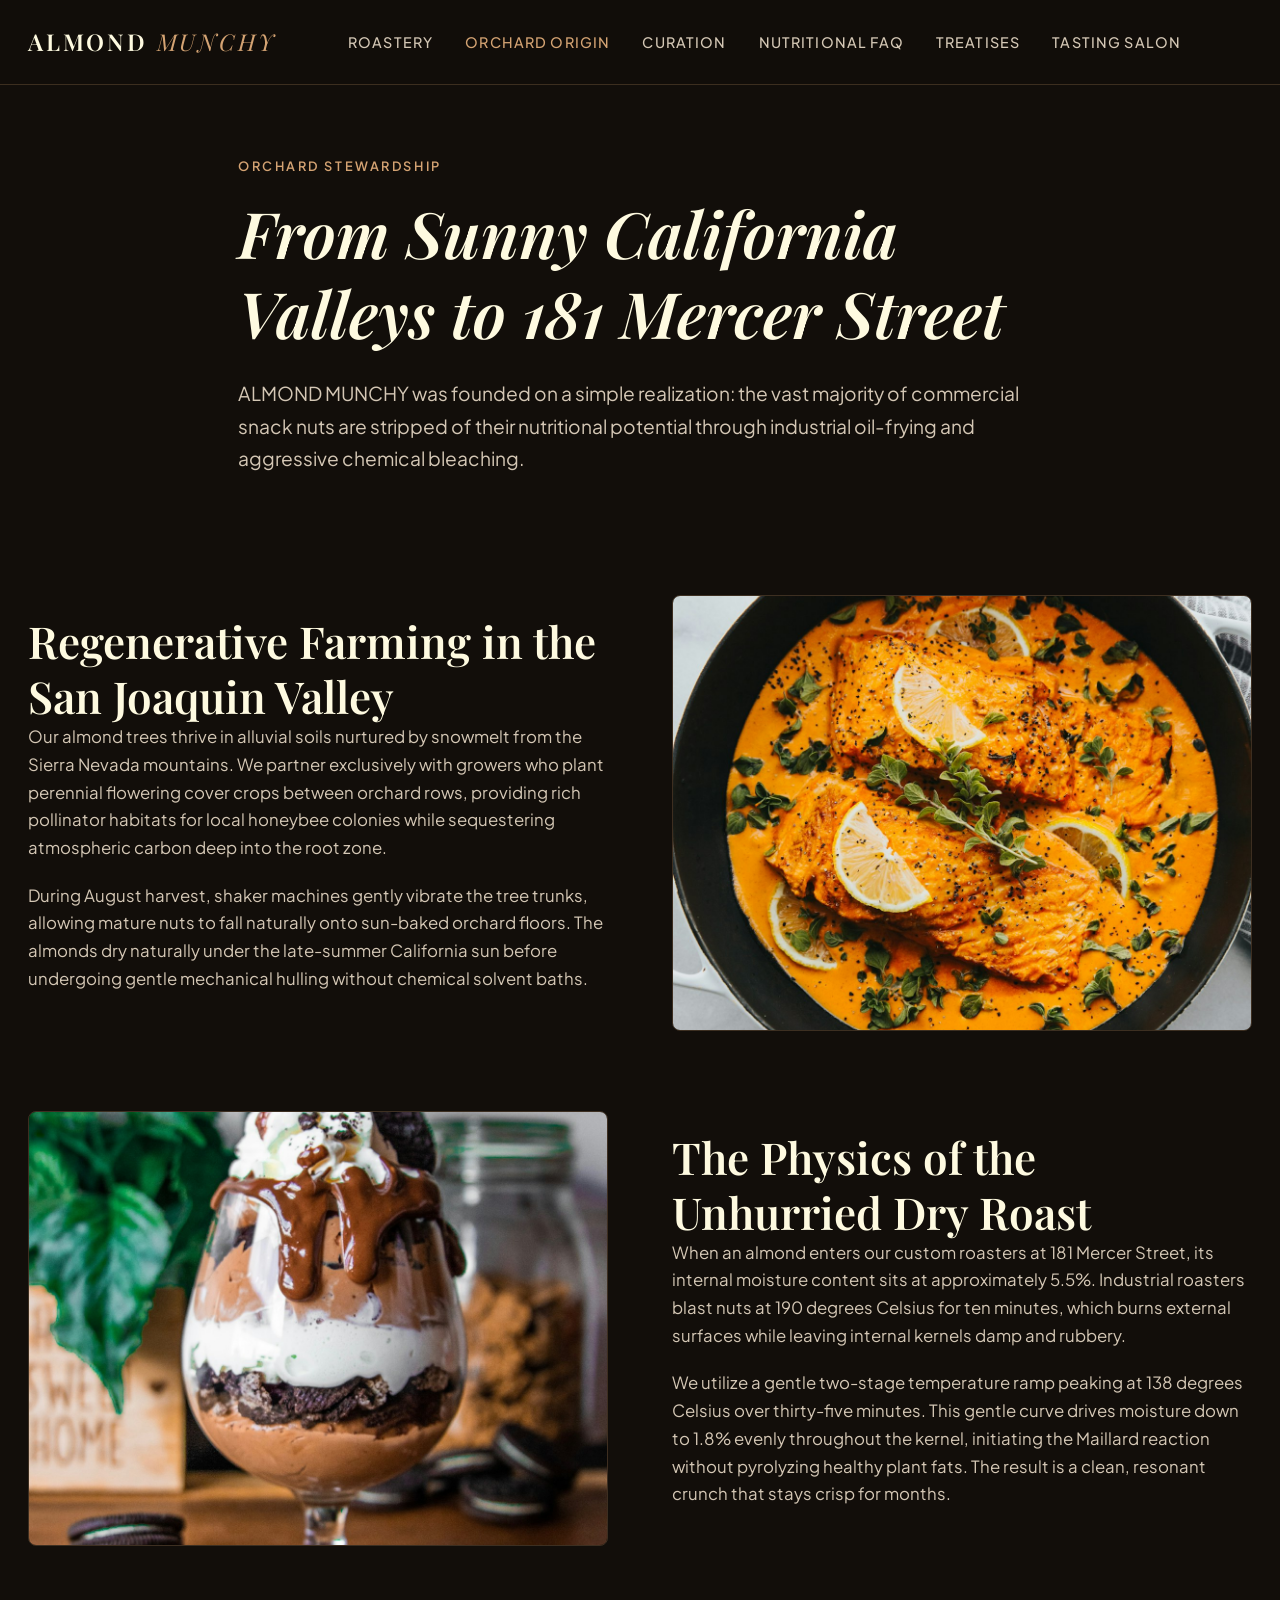
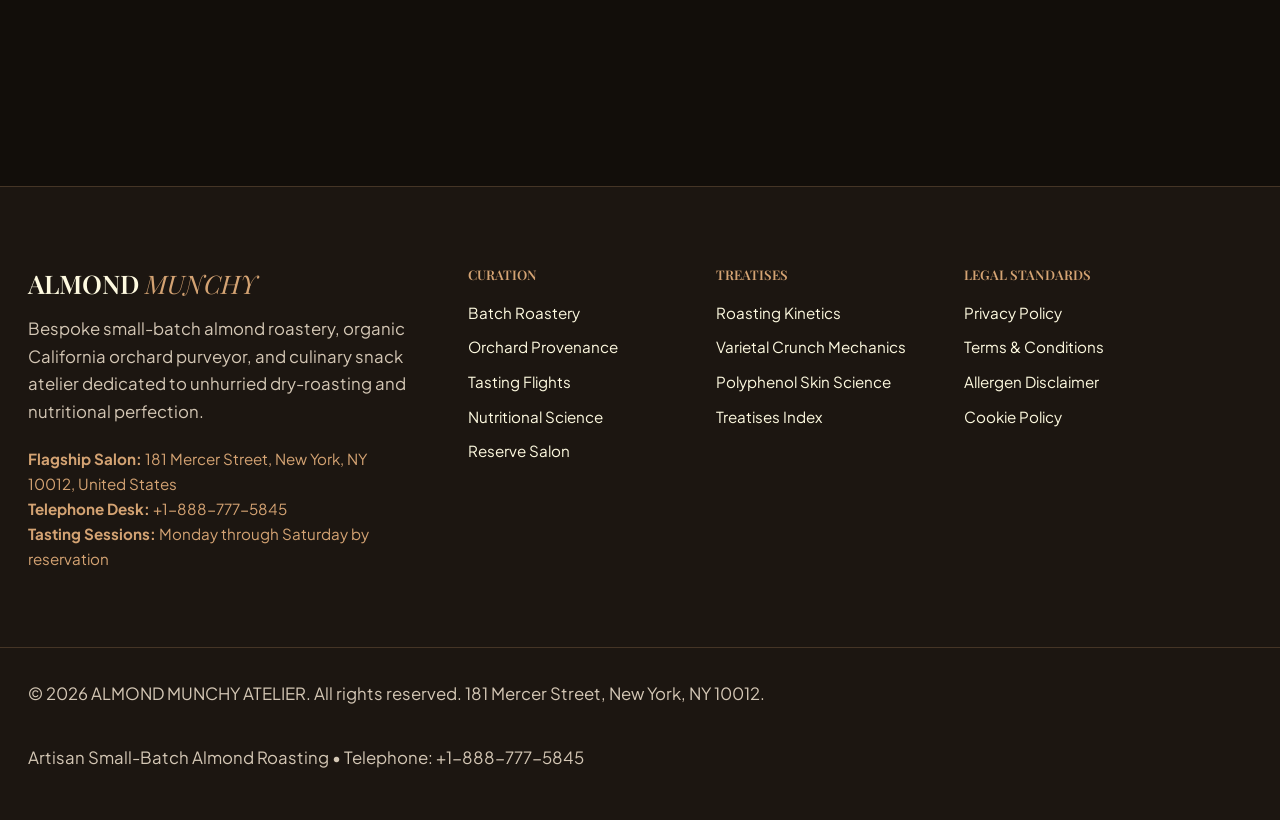
<file: about.html>
<!DOCTYPE html>
<html lang="en">
<head>
  <meta charset="UTF-8">
  <meta name="viewport" content="width=device-width, initial-scale=1.0">
  <meta name="robots" content="index, follow">
  <script async src="https://www.googletagmanager.com/gtag/js?id=G-0LY0HY7L01"></script>
  <script>
    window.dataLayer = window.dataLayer || [];
    function gtag(){dataLayer.push(arguments);}
    gtag('js', new Date());
    gtag('config', 'G-0LY0HY7L01');
  </script>
  <link rel="preconnect" href="https://fonts.googleapis.com">
  <link rel="preconnect" href="https://fonts.gstatic.com" crossorigin>
  <link href="https://fonts.googleapis.com/css2?family=Playfair+Display:ital,wght@0,400..900;1,400..900&family=Plus+Jakarta+Sans:wght@300;400;500;600;700&display=swap" rel="stylesheet">
  <link rel="stylesheet" href="assets/css/style.css">

  <title>Orchard Provenance & Roasting Science | ALMOND MUNCHY</title>
  <meta name="description" content="Learn about ALMOND MUNCHY's sustainable California almond orchards, regenerative soil stewardship, and unhurried dry-roasting heritage at 181 Mercer Street NYC.">
  <link rel="canonical" href="https://almondmunchy.com/about.html">
</head>
<body>
  <header class="site-header">
    <div class="container nav-inner">
      <a href="index.html" class="brand-logo">
        ALMOND <span>MUNCHY</span>
      </a>
      <ul class="desktop-nav">
        <li><a href="index.html" class="">Roastery</a></li>
        <li><a href="about.html" class="active">Orchard Origin</a></li>
        <li><a href="services.html" class="">Curation</a></li>
        <li><a href="faq.html" class="">Nutritional FAQ</a></li>
        <li><a href="blog.html" class="">Treatises</a></li>
        <li><a href="contact.html" class="">Tasting Salon</a></li>
      </ul>
      <div style="display:flex; align-items:center; gap:1rem;">
        <a href="contact.html" class="btn btn-almond" style="display:none; @media(min-width:768px){display:inline-flex;}">Reserve Tasting</a>
        <button class="mobile-toggle" id="mobile-toggle" aria-label="Toggle navigation drawer">
          <svg viewBox="0 0 24 24" fill="none" stroke="currentColor" stroke-width="2"><path d="M4 6h16M4 12h16M4 18h16"/></svg>
        </button>
      </div>
    </div>
  </header>
  
  <div class="drawer-overlay" id="drawer-overlay"></div>
  <div class="mobile-drawer" id="mobile-drawer">
    <div class="drawer-header">
      <div class="brand-logo" style="font-size:1.2rem;">ALMOND <span>MUNCHY</span></div>
      <button class="drawer-close" id="drawer-close" aria-label="Close drawer">&times;</button>
    </div>
    <ul class="drawer-nav">
      <li><a href="index.html">Roastery</a></li>
      <li><a href="about.html">Orchard Origin</a></li>
      <li><a href="services.html">Curation</a></li>
      <li><a href="faq.html">Nutritional FAQ</a></li>
      <li><a href="blog.html">Treatises</a></li>
      <li><a href="contact.html">Tasting Salon</a></li>
    </ul>
    <div style="margin-top:auto; padding-top:2rem; border-top:1px solid var(--color-border-subtle); font-size:0.85rem; color:var(--color-text-subtle);">
      <p style="color:#d4a373; margin-bottom:0.5rem;">181 Mercer Street, New York, NY 10012</p>
      <p style="margin-bottom:0.5rem;">Direct: +1-888-777-5845</p>
    </div>
  </div>
  
  <section class="section" style="padding-top:calc(var(--spacing-xxl) + 2rem);">
    <div class="container container-narrow">
      <span class="eyebrow">Orchard Stewardship</span>
      <h1>From Sunny California Valleys to 181 Mercer Street</h1>
      <p style="font-size:1.2rem; line-height:1.7; color:var(--color-text-muted); margin:1.5rem 0 2.5rem;">ALMOND MUNCHY was founded on a simple realization: the vast majority of commercial snack nuts are stripped of their nutritional potential through industrial oil-frying and aggressive chemical bleaching.</p>
    </div>
  </section>

  <section class="section" style="padding-top:0;">
    <div class="container">
      <div class="split-row">
        <div>
          <h2>Regenerative Farming in the San Joaquin Valley</h2>
          <p>Our almond trees thrive in alluvial soils nurtured by snowmelt from the Sierra Nevada mountains. We partner exclusively with growers who plant perennial flowering cover crops between orchard rows, providing rich pollinator habitats for local honeybee colonies while sequestering atmospheric carbon deep into the root zone.</p>
          <p>During August harvest, shaker machines gently vibrate the tree trunks, allowing mature nuts to fall naturally onto sun-baked orchard floors. The almonds dry naturally under the late-summer California sun before undergoing gentle mechanical hulling without chemical solvent baths.</p>
        </div>
        <div class="split-img-box"><img src="assets/images/crisp_almond_croissant_breakfast.jpg" alt="Flaky golden Viennoiserie almond croissant dusted with organic powdered sugar"></div>
      </div>

      <div class="split-row reversed">
        <div>
          <h2>The Physics of the Unhurried Dry Roast</h2>
          <p>When an almond enters our custom roasters at 181 Mercer Street, its internal moisture content sits at approximately 5.5%. Industrial roasters blast nuts at 190 degrees Celsius for ten minutes, which burns external surfaces while leaving internal kernels damp and rubbery.</p>
          <p>We utilize a gentle two-stage temperature ramp peaking at 138 degrees Celsius over thirty-five minutes. This gentle curve drives moisture down to 1.8% evenly throughout the kernel, initiating the Maillard reaction without pyrolyzing healthy plant fats. The result is a clean, resonant crunch that stays crisp for months.</p>
        </div>
        <div class="split-img-box"><img src="assets/images/almond_praline_gelato_dessert.jpg" alt="Creamy almond praline gelato garnished with caramelized crushed nut brittle"></div>
      </div>
    </div>
  </section>

  <footer class="site-footer">
    <div class="container footer-grid">
      <div>
        <h3 style="font-size:1.6rem; text-transform:uppercase; margin-bottom:1rem;">ALMOND <span style="color:#d4a373; font-style:italic; font-weight:400;">MUNCHY</span></h3>
        <p>Bespoke small-batch almond roastery, organic California orchard purveyor, and culinary snack atelier dedicated to unhurried dry-roasting and nutritional perfection.</p>
        <p style="color:#d4a373; font-size:0.95rem; margin-top:1rem;">
          <strong>Flagship Salon:</strong> 181 Mercer Street, New York, NY 10012, United States<br>
          <strong>Telephone Desk:</strong> +1-888-777-5845<br>
          <strong>Tasting Sessions:</strong> Monday through Saturday by reservation
        </p>
      </div>
      <div>
        <h5 style="color:#d4a373; text-transform:uppercase; margin-bottom:1rem; font-family:var(--font-serif);">Curation</h5>
        <ul style="list-style:none; display:flex; flex-direction:column; gap:0.6rem; font-size:0.95rem;">
          <li><a href="index.html">Batch Roastery</a></li>
          <li><a href="about.html">Orchard Provenance</a></li>
          <li><a href="services.html">Tasting Flights</a></li>
          <li><a href="faq.html">Nutritional Science</a></li>
          <li><a href="contact.html">Reserve Salon</a></li>
        </ul>
      </div>
      <div>
        <h5 style="color:#d4a373; text-transform:uppercase; margin-bottom:1rem; font-family:var(--font-serif);">Treatises</h5>
        <ul style="list-style:none; display:flex; flex-direction:column; gap:0.6rem; font-size:0.95rem;">
          <li><a href="blog/blog-1.html">Roasting Kinetics</a></li>
          <li><a href="blog/blog-2.html">Varietal Crunch Mechanics</a></li>
          <li><a href="blog/blog-3.html">Polyphenol Skin Science</a></li>
          <li><a href="blog.html">Treatises Index</a></li>
        </ul>
      </div>
      <div>
        <h5 style="color:#d4a373; text-transform:uppercase; margin-bottom:1rem; font-family:var(--font-serif);">Legal Standards</h5>
        <ul style="list-style:none; display:flex; flex-direction:column; gap:0.6rem; font-size:0.95rem;">
          <li><a href="privacy-policy.html">Privacy Policy</a></li>
          <li><a href="terms-and-conditions.html">Terms & Conditions</a></li>
          <li><a href="disclaimer.html">Allergen Disclaimer</a></li>
          <li><a href="cookie-policy.html">Cookie Policy</a></li>
        </ul>
      </div>
    </div>
    <div class="container footer-bottom">
      <p>&copy; 2026 ALMOND MUNCHY ATELIER. All rights reserved. 181 Mercer Street, New York, NY 10012.</p>
      <p>Artisan Small-Batch Almond Roasting • Telephone: +1-888-777-5845</p>
    </div>
  </footer>
  <script src="assets/js/main.js"></script>
</body>
</html>
</file>
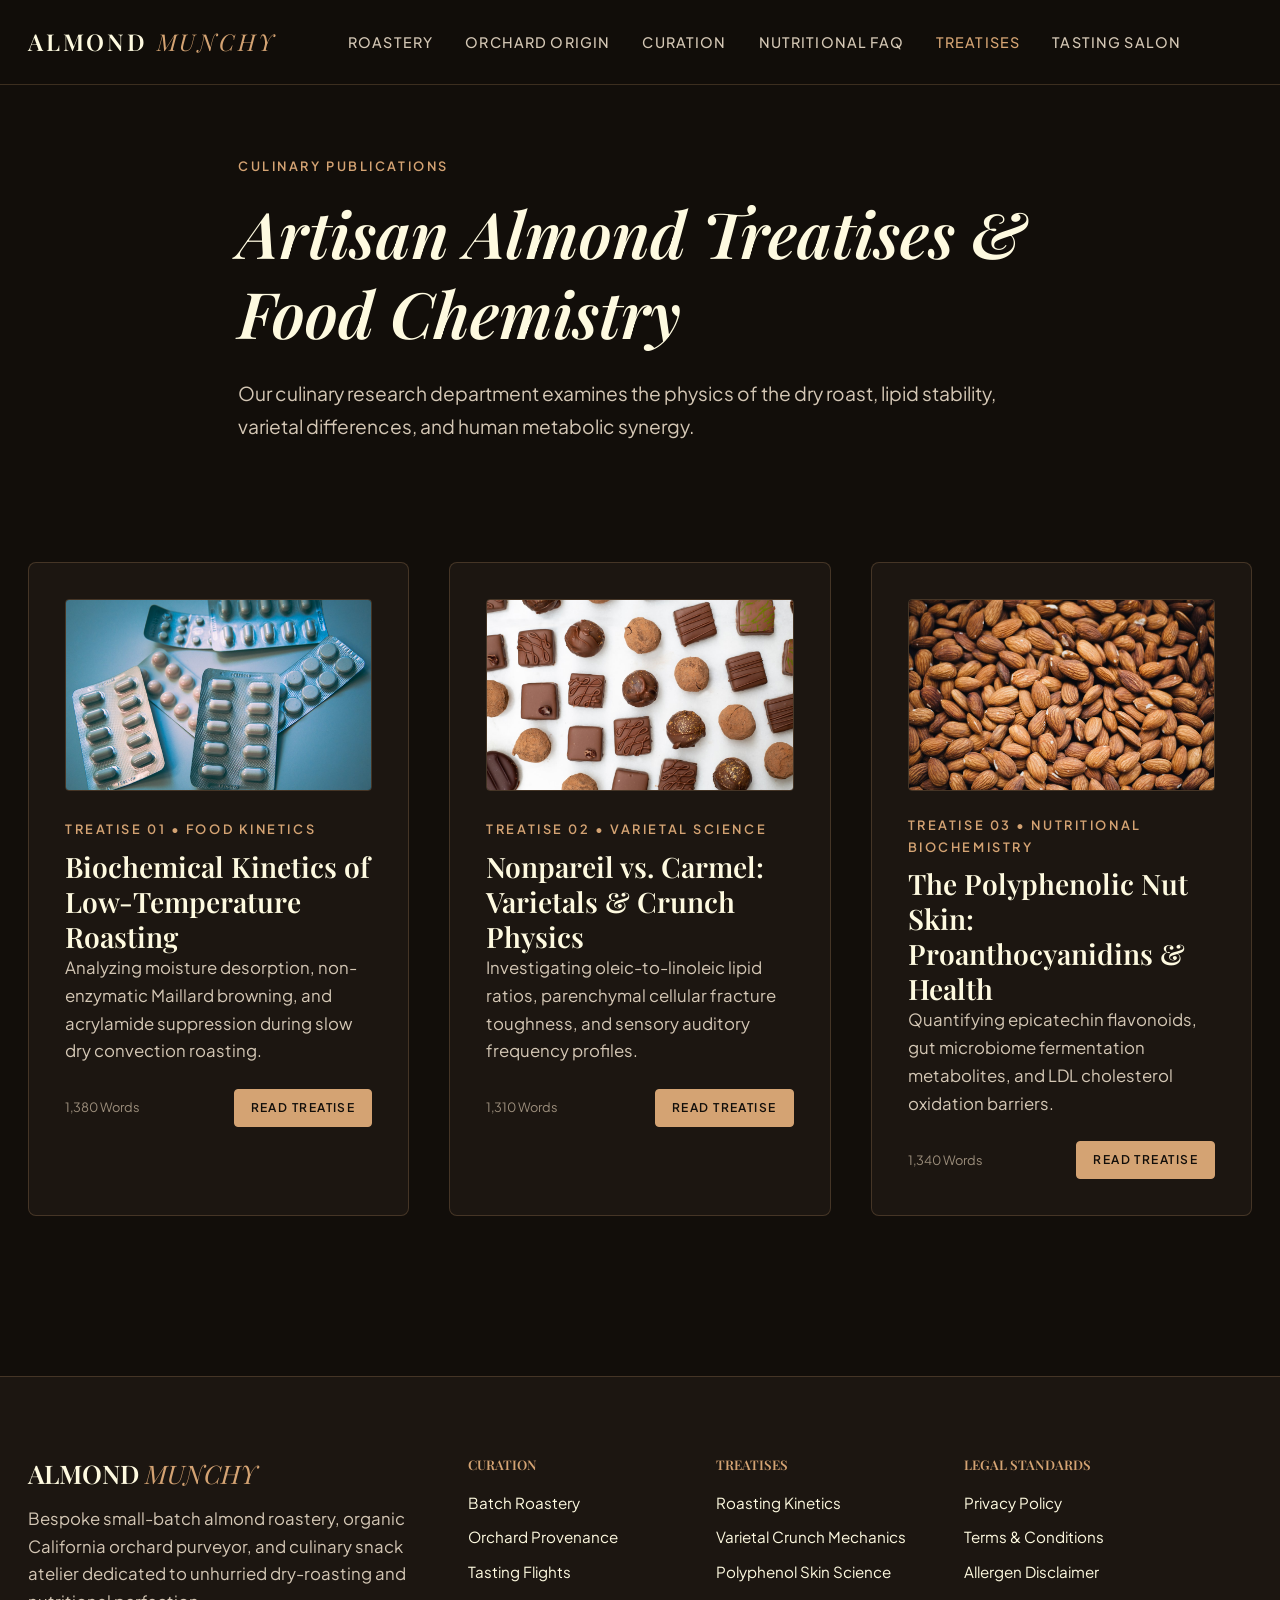
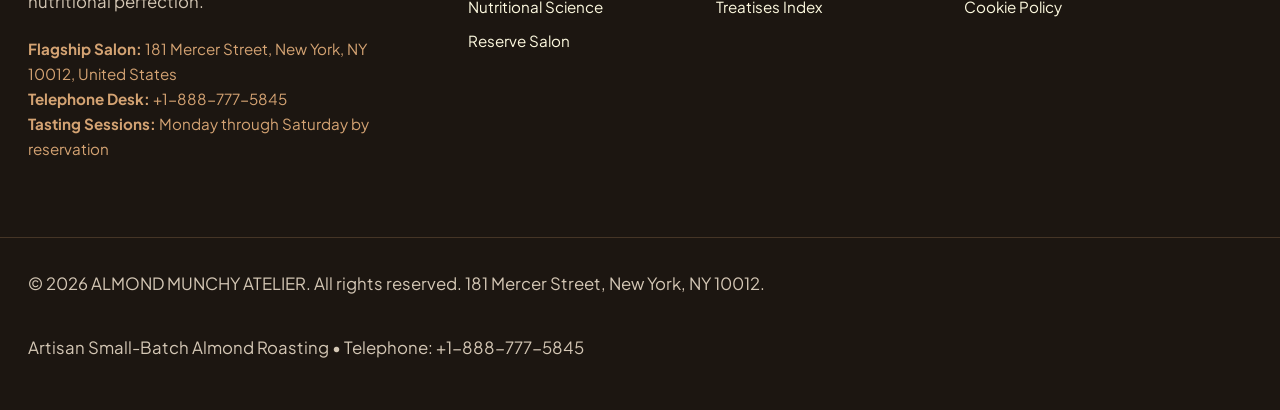
<file: blog.html>
<!DOCTYPE html>
<html lang="en">
<head>
  <meta charset="UTF-8">
  <meta name="viewport" content="width=device-width, initial-scale=1.0">
  <meta name="robots" content="index, follow">
  <script async src="https://www.googletagmanager.com/gtag/js?id=G-0LY0HY7L01"></script>
  <script>
    window.dataLayer = window.dataLayer || [];
    function gtag(){dataLayer.push(arguments);}
    gtag('js', new Date());
    gtag('config', 'G-0LY0HY7L01');
  </script>
  <link rel="preconnect" href="https://fonts.googleapis.com">
  <link rel="preconnect" href="https://fonts.gstatic.com" crossorigin>
  <link href="https://fonts.googleapis.com/css2?family=Playfair+Display:ital,wght@0,400..900;1,400..900&family=Plus+Jakarta+Sans:wght@300;400;500;600;700&display=swap" rel="stylesheet">
  <link rel="stylesheet" href="assets/css/style.css">

  <title>Almond Science & Culinary Treatises | ALMOND MUNCHY</title>
  <meta name="description" content="Technical culinary treatises on low-temperature almond roasting kinetics, Nonpareil varietal lipid chemistry, and skin polyphenol science.">
  <link rel="canonical" href="https://almondmunchy.com/blog.html">
</head>
<body>
  <header class="site-header">
    <div class="container nav-inner">
      <a href="index.html" class="brand-logo">
        ALMOND <span>MUNCHY</span>
      </a>
      <ul class="desktop-nav">
        <li><a href="index.html" class="">Roastery</a></li>
        <li><a href="about.html" class="">Orchard Origin</a></li>
        <li><a href="services.html" class="">Curation</a></li>
        <li><a href="faq.html" class="">Nutritional FAQ</a></li>
        <li><a href="blog.html" class="active">Treatises</a></li>
        <li><a href="contact.html" class="">Tasting Salon</a></li>
      </ul>
      <div style="display:flex; align-items:center; gap:1rem;">
        <a href="contact.html" class="btn btn-almond" style="display:none; @media(min-width:768px){display:inline-flex;}">Reserve Tasting</a>
        <button class="mobile-toggle" id="mobile-toggle" aria-label="Toggle navigation drawer">
          <svg viewBox="0 0 24 24" fill="none" stroke="currentColor" stroke-width="2"><path d="M4 6h16M4 12h16M4 18h16"/></svg>
        </button>
      </div>
    </div>
  </header>
  
  <div class="drawer-overlay" id="drawer-overlay"></div>
  <div class="mobile-drawer" id="mobile-drawer">
    <div class="drawer-header">
      <div class="brand-logo" style="font-size:1.2rem;">ALMOND <span>MUNCHY</span></div>
      <button class="drawer-close" id="drawer-close" aria-label="Close drawer">&times;</button>
    </div>
    <ul class="drawer-nav">
      <li><a href="index.html">Roastery</a></li>
      <li><a href="about.html">Orchard Origin</a></li>
      <li><a href="services.html">Curation</a></li>
      <li><a href="faq.html">Nutritional FAQ</a></li>
      <li><a href="blog.html">Treatises</a></li>
      <li><a href="contact.html">Tasting Salon</a></li>
    </ul>
    <div style="margin-top:auto; padding-top:2rem; border-top:1px solid var(--color-border-subtle); font-size:0.85rem; color:var(--color-text-subtle);">
      <p style="color:#d4a373; margin-bottom:0.5rem;">181 Mercer Street, New York, NY 10012</p>
      <p style="margin-bottom:0.5rem;">Direct: +1-888-777-5845</p>
    </div>
  </div>
  
  <section class="section" style="padding-top:calc(var(--spacing-xxl) + 2rem);">
    <div class="container container-narrow">
      <span class="eyebrow">Culinary Publications</span>
      <h1>Artisan Almond Treatises & Food Chemistry</h1>
      <p style="font-size:1.2rem; line-height:1.7; color:var(--color-text-muted); margin:1.5rem 0 2.5rem;">Our culinary research department examines the physics of the dry roast, lipid stability, varietal differences, and human metabolic synergy.</p>
    </div>
  </section>

  <section class="section" style="padding-top:0;">
    <div class="container">
      <div class="grid-3" style="gap:2.5rem;">
        <div class="snack-card">
          <img src="assets/images/honey_glazed_roasted_almond_crunch.jpg" alt="Caramelized honey-glazed roasted almond snack with natural botanical crunch" style="border-radius:var(--radius-sm); aspect-ratio:16/10; object-fit:cover; margin-bottom:1.5rem; border:1px solid var(--color-border-subtle);">
          <span class="eyebrow" style="margin-bottom:0.5rem;">Treatise 01 • Food Kinetics</span>
          <h3>Biochemical Kinetics of Low-Temperature Roasting</h3>
          <p>Analyzing moisture desorption, non-enzymatic Maillard browning, and acrylamide suppression during slow dry convection roasting.</p>
          <div style="margin-top:1.5rem; display:flex; justify-content:space-between; align-items:center;">
            <span style="font-size:0.8rem; color:var(--color-text-subtle);">1,380 Words</span>
            <a href="blog/blog-1.html" class="btn btn-almond" style="padding:0.5rem 1rem; font-size:0.75rem;">Read Treatise</a>
          </div>
        </div>

        <div class="snack-card">
          <img src="assets/images/flaked_almond_patisserie_tart.jpg" alt="French artisan almond frangipane tart garnished with toasted sliced almonds" style="border-radius:var(--radius-sm); aspect-ratio:16/10; object-fit:cover; margin-bottom:1.5rem; border:1px solid var(--color-border-subtle);">
          <span class="eyebrow" style="margin-bottom:0.5rem;">Treatise 02 • Varietal Science</span>
          <h3>Nonpareil vs. Carmel: Varietals & Crunch Physics</h3>
          <p>Investigating oleic-to-linoleic lipid ratios, parenchymal cellular fracture toughness, and sensory auditory frequency profiles.</p>
          <div style="margin-top:1.5rem; display:flex; justify-content:space-between; align-items:center;">
            <span style="font-size:0.8rem; color:var(--color-text-subtle);">1,310 Words</span>
            <a href="blog/blog-2.html" class="btn btn-almond" style="padding:0.5rem 1rem; font-size:0.75rem;">Read Treatise</a>
          </div>
        </div>

        <div class="snack-card">
          <img src="assets/images/organic_whole_almonds_ceramic_bowl.jpg" alt="Heirloom organic California whole almonds in handcrafted ceramic tasting bowl" style="border-radius:var(--radius-sm); aspect-ratio:16/10; object-fit:cover; margin-bottom:1.5rem; border:1px solid var(--color-border-subtle);">
          <span class="eyebrow" style="margin-bottom:0.5rem;">Treatise 03 • Nutritional Biochemistry</span>
          <h3>The Polyphenolic Nut Skin: Proanthocyanidins & Health</h3>
          <p>Quantifying epicatechin flavonoids, gut microbiome fermentation metabolites, and LDL cholesterol oxidation barriers.</p>
          <div style="margin-top:1.5rem; display:flex; justify-content:space-between; align-items:center;">
            <span style="font-size:0.8rem; color:var(--color-text-subtle);">1,340 Words</span>
            <a href="blog/blog-3.html" class="btn btn-almond" style="padding:0.5rem 1rem; font-size:0.75rem;">Read Treatise</a>
          </div>
        </div>
      </div>
    </div>
  </section>

  <footer class="site-footer">
    <div class="container footer-grid">
      <div>
        <h3 style="font-size:1.6rem; text-transform:uppercase; margin-bottom:1rem;">ALMOND <span style="color:#d4a373; font-style:italic; font-weight:400;">MUNCHY</span></h3>
        <p>Bespoke small-batch almond roastery, organic California orchard purveyor, and culinary snack atelier dedicated to unhurried dry-roasting and nutritional perfection.</p>
        <p style="color:#d4a373; font-size:0.95rem; margin-top:1rem;">
          <strong>Flagship Salon:</strong> 181 Mercer Street, New York, NY 10012, United States<br>
          <strong>Telephone Desk:</strong> +1-888-777-5845<br>
          <strong>Tasting Sessions:</strong> Monday through Saturday by reservation
        </p>
      </div>
      <div>
        <h5 style="color:#d4a373; text-transform:uppercase; margin-bottom:1rem; font-family:var(--font-serif);">Curation</h5>
        <ul style="list-style:none; display:flex; flex-direction:column; gap:0.6rem; font-size:0.95rem;">
          <li><a href="index.html">Batch Roastery</a></li>
          <li><a href="about.html">Orchard Provenance</a></li>
          <li><a href="services.html">Tasting Flights</a></li>
          <li><a href="faq.html">Nutritional Science</a></li>
          <li><a href="contact.html">Reserve Salon</a></li>
        </ul>
      </div>
      <div>
        <h5 style="color:#d4a373; text-transform:uppercase; margin-bottom:1rem; font-family:var(--font-serif);">Treatises</h5>
        <ul style="list-style:none; display:flex; flex-direction:column; gap:0.6rem; font-size:0.95rem;">
          <li><a href="blog/blog-1.html">Roasting Kinetics</a></li>
          <li><a href="blog/blog-2.html">Varietal Crunch Mechanics</a></li>
          <li><a href="blog/blog-3.html">Polyphenol Skin Science</a></li>
          <li><a href="blog.html">Treatises Index</a></li>
        </ul>
      </div>
      <div>
        <h5 style="color:#d4a373; text-transform:uppercase; margin-bottom:1rem; font-family:var(--font-serif);">Legal Standards</h5>
        <ul style="list-style:none; display:flex; flex-direction:column; gap:0.6rem; font-size:0.95rem;">
          <li><a href="privacy-policy.html">Privacy Policy</a></li>
          <li><a href="terms-and-conditions.html">Terms & Conditions</a></li>
          <li><a href="disclaimer.html">Allergen Disclaimer</a></li>
          <li><a href="cookie-policy.html">Cookie Policy</a></li>
        </ul>
      </div>
    </div>
    <div class="container footer-bottom">
      <p>&copy; 2026 ALMOND MUNCHY ATELIER. All rights reserved. 181 Mercer Street, New York, NY 10012.</p>
      <p>Artisan Small-Batch Almond Roasting • Telephone: +1-888-777-5845</p>
    </div>
  </footer>
  <script src="assets/js/main.js"></script>
</body>
</html>
</file>
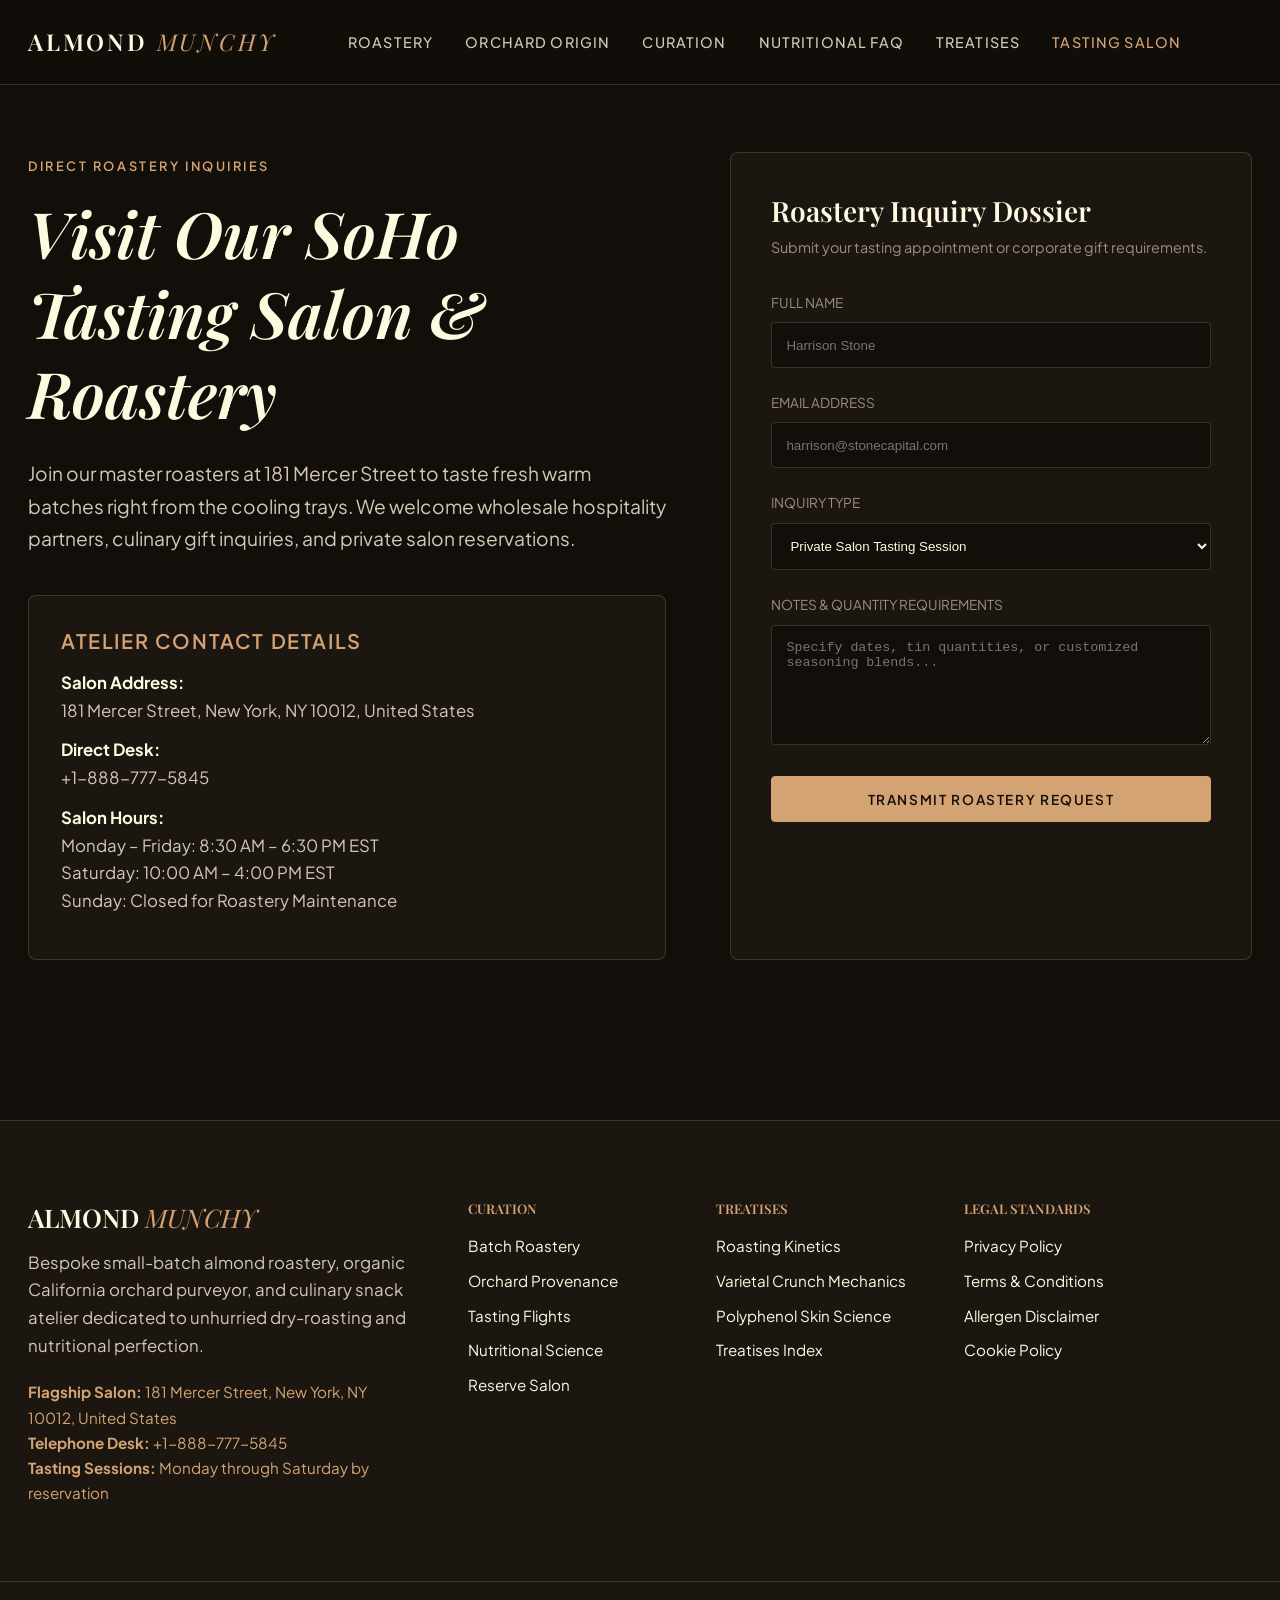
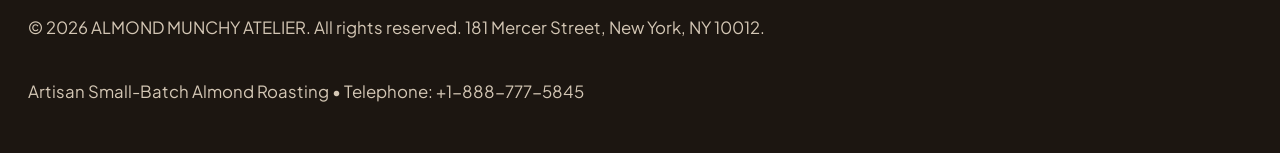
<file: contact.html>
<!DOCTYPE html>
<html lang="en">
<head>
  <meta charset="UTF-8">
  <meta name="viewport" content="width=device-width, initial-scale=1.0">
  <meta name="robots" content="index, follow">
  <script async src="https://www.googletagmanager.com/gtag/js?id=G-0LY0HY7L01"></script>
  <script>
    window.dataLayer = window.dataLayer || [];
    function gtag(){dataLayer.push(arguments);}
    gtag('js', new Date());
    gtag('config', 'G-0LY0HY7L01');
  </script>
  <link rel="preconnect" href="https://fonts.googleapis.com">
  <link rel="preconnect" href="https://fonts.gstatic.com" crossorigin>
  <link href="https://fonts.googleapis.com/css2?family=Playfair+Display:ital,wght@0,400..900;1,400..900&family=Plus+Jakarta+Sans:wght@300;400;500;600;700&display=swap" rel="stylesheet">
  <link rel="stylesheet" href="assets/css/style.css">

  <title>Tasting Salon & Wholesale Inquiries | ALMOND MUNCHY | NYC</title>
  <meta name="description" content="Contact ALMOND MUNCHY at 181 Mercer Street New York NY 10012. Telephone: +1-888-777-5845. Schedule tasting flights or submit wholesale roastery orders.">
  <link rel="canonical" href="https://almondmunchy.com/contact.html">
</head>
<body>
  <header class="site-header">
    <div class="container nav-inner">
      <a href="index.html" class="brand-logo">
        ALMOND <span>MUNCHY</span>
      </a>
      <ul class="desktop-nav">
        <li><a href="index.html" class="">Roastery</a></li>
        <li><a href="about.html" class="">Orchard Origin</a></li>
        <li><a href="services.html" class="">Curation</a></li>
        <li><a href="faq.html" class="">Nutritional FAQ</a></li>
        <li><a href="blog.html" class="">Treatises</a></li>
        <li><a href="contact.html" class="active">Tasting Salon</a></li>
      </ul>
      <div style="display:flex; align-items:center; gap:1rem;">
        <a href="contact.html" class="btn btn-almond" style="display:none; @media(min-width:768px){display:inline-flex;}">Reserve Tasting</a>
        <button class="mobile-toggle" id="mobile-toggle" aria-label="Toggle navigation drawer">
          <svg viewBox="0 0 24 24" fill="none" stroke="currentColor" stroke-width="2"><path d="M4 6h16M4 12h16M4 18h16"/></svg>
        </button>
      </div>
    </div>
  </header>
  
  <div class="drawer-overlay" id="drawer-overlay"></div>
  <div class="mobile-drawer" id="mobile-drawer">
    <div class="drawer-header">
      <div class="brand-logo" style="font-size:1.2rem;">ALMOND <span>MUNCHY</span></div>
      <button class="drawer-close" id="drawer-close" aria-label="Close drawer">&times;</button>
    </div>
    <ul class="drawer-nav">
      <li><a href="index.html">Roastery</a></li>
      <li><a href="about.html">Orchard Origin</a></li>
      <li><a href="services.html">Curation</a></li>
      <li><a href="faq.html">Nutritional FAQ</a></li>
      <li><a href="blog.html">Treatises</a></li>
      <li><a href="contact.html">Tasting Salon</a></li>
    </ul>
    <div style="margin-top:auto; padding-top:2rem; border-top:1px solid var(--color-border-subtle); font-size:0.85rem; color:var(--color-text-subtle);">
      <p style="color:#d4a373; margin-bottom:0.5rem;">181 Mercer Street, New York, NY 10012</p>
      <p style="margin-bottom:0.5rem;">Direct: +1-888-777-5845</p>
    </div>
  </div>
  
  <section class="section" style="padding-top:calc(var(--spacing-xxl) + 2rem);">
    <div class="container" style="display:grid; grid-template-columns:1.1fr 0.9fr; gap:4rem;">
      <div>
        <span class="eyebrow">Direct Roastery Inquiries</span>
        <h1>Visit Our SoHo Tasting Salon & Roastery</h1>
        <p style="font-size:1.2rem; line-height:1.7; color:var(--color-text-muted); margin:1.5rem 0 2.5rem;">Join our master roasters at 181 Mercer Street to taste fresh warm batches right from the cooling trays. We welcome wholesale hospitality partners, culinary gift inquiries, and private salon reservations.</p>
        
        <div style="background-color:var(--color-bg-surface); border:1px solid var(--color-border-subtle); border-radius:var(--radius-md); padding:2rem; margin-top:2rem;">
          <h4 style="color:var(--color-almond-gold); margin-bottom:1rem;">Atelier Contact Details</h4>
          <p style="margin-bottom:0.75rem;"><strong style="color:var(--color-text-primary);">Salon Address:</strong><br>181 Mercer Street, New York, NY 10012, United States</p>
          <p style="margin-bottom:0.75rem;"><strong style="color:var(--color-text-primary);">Direct Desk:</strong><br>+1-888-777-5845</p>
          <p style="margin-bottom:0.75rem;"><strong style="color:var(--color-text-primary);">Salon Hours:</strong><br>Monday – Friday: 8:30 AM – 6:30 PM EST<br>Saturday: 10:00 AM – 4:00 PM EST<br>Sunday: Closed for Roastery Maintenance</p>
        </div>
      </div>

      <div style="background-color:var(--color-bg-surface); border:1px solid var(--color-border-subtle); border-radius:var(--radius-md); padding:2.5rem;">
        <h3 style="margin-bottom:0.5rem; font-size:1.75rem;">Roastery Inquiry Dossier</h3>
        <p style="font-size:0.9rem; color:var(--color-text-subtle); margin-bottom:2rem;">Submit your tasting appointment or corporate gift requirements.</p>
        <form id="snack-contact-form">
          <div style="margin-bottom:1.5rem;">
            <label style="display:block; font-size:0.85rem; text-transform:uppercase; color:var(--color-text-subtle); margin-bottom:0.5rem;">Full Name</label>
            <input type="text" style="width:100%; padding:0.9rem; background:#120e0a; border:1px solid var(--color-border-subtle); border-radius:4px; color:#fefae0;" placeholder="Harrison Stone" required>
          </div>
          <div style="margin-bottom:1.5rem;">
            <label style="display:block; font-size:0.85rem; text-transform:uppercase; color:var(--color-text-subtle); margin-bottom:0.5rem;">Email Address</label>
            <input type="email" style="width:100%; padding:0.9rem; background:#120e0a; border:1px solid var(--color-border-subtle); border-radius:4px; color:#fefae0;" placeholder="harrison@stonecapital.com" required>
          </div>
          <div style="margin-bottom:1.5rem;">
            <label style="display:block; font-size:0.85rem; text-transform:uppercase; color:var(--color-text-subtle); margin-bottom:0.5rem;">Inquiry Type</label>
            <select style="width:100%; padding:0.9rem; background:#120e0a; border:1px solid var(--color-border-subtle); border-radius:4px; color:#fefae0;" required>
              <option value="tasting">Private Salon Tasting Session</option>
              <option value="corporate">Executive Corporate Tins</option>
              <option value="wholesale">Wholesale Foodservice Supply</option>
              <option value="subscription">Harvest Roastery Club</option>
            </select>
          </div>
          <div style="margin-bottom:1.5rem;">
            <label style="display:block; font-size:0.85rem; text-transform:uppercase; color:var(--color-text-subtle); margin-bottom:0.5rem;">Notes & Quantity Requirements</label>
            <textarea style="width:100%; min-height:120px; padding:0.9rem; background:#120e0a; border:1px solid var(--color-border-subtle); border-radius:4px; color:#fefae0;" placeholder="Specify dates, tin quantities, or customized seasoning blends..." required></textarea>
          </div>
          <button type="submit" class="btn btn-almond" style="width:100%;">Transmit Roastery Request</button>
          <div id="form-status"></div>
        </form>
      </div>
    </div>
  </section>

  <footer class="site-footer">
    <div class="container footer-grid">
      <div>
        <h3 style="font-size:1.6rem; text-transform:uppercase; margin-bottom:1rem;">ALMOND <span style="color:#d4a373; font-style:italic; font-weight:400;">MUNCHY</span></h3>
        <p>Bespoke small-batch almond roastery, organic California orchard purveyor, and culinary snack atelier dedicated to unhurried dry-roasting and nutritional perfection.</p>
        <p style="color:#d4a373; font-size:0.95rem; margin-top:1rem;">
          <strong>Flagship Salon:</strong> 181 Mercer Street, New York, NY 10012, United States<br>
          <strong>Telephone Desk:</strong> +1-888-777-5845<br>
          <strong>Tasting Sessions:</strong> Monday through Saturday by reservation
        </p>
      </div>
      <div>
        <h5 style="color:#d4a373; text-transform:uppercase; margin-bottom:1rem; font-family:var(--font-serif);">Curation</h5>
        <ul style="list-style:none; display:flex; flex-direction:column; gap:0.6rem; font-size:0.95rem;">
          <li><a href="index.html">Batch Roastery</a></li>
          <li><a href="about.html">Orchard Provenance</a></li>
          <li><a href="services.html">Tasting Flights</a></li>
          <li><a href="faq.html">Nutritional Science</a></li>
          <li><a href="contact.html">Reserve Salon</a></li>
        </ul>
      </div>
      <div>
        <h5 style="color:#d4a373; text-transform:uppercase; margin-bottom:1rem; font-family:var(--font-serif);">Treatises</h5>
        <ul style="list-style:none; display:flex; flex-direction:column; gap:0.6rem; font-size:0.95rem;">
          <li><a href="blog/blog-1.html">Roasting Kinetics</a></li>
          <li><a href="blog/blog-2.html">Varietal Crunch Mechanics</a></li>
          <li><a href="blog/blog-3.html">Polyphenol Skin Science</a></li>
          <li><a href="blog.html">Treatises Index</a></li>
        </ul>
      </div>
      <div>
        <h5 style="color:#d4a373; text-transform:uppercase; margin-bottom:1rem; font-family:var(--font-serif);">Legal Standards</h5>
        <ul style="list-style:none; display:flex; flex-direction:column; gap:0.6rem; font-size:0.95rem;">
          <li><a href="privacy-policy.html">Privacy Policy</a></li>
          <li><a href="terms-and-conditions.html">Terms & Conditions</a></li>
          <li><a href="disclaimer.html">Allergen Disclaimer</a></li>
          <li><a href="cookie-policy.html">Cookie Policy</a></li>
        </ul>
      </div>
    </div>
    <div class="container footer-bottom">
      <p>&copy; 2026 ALMOND MUNCHY ATELIER. All rights reserved. 181 Mercer Street, New York, NY 10012.</p>
      <p>Artisan Small-Batch Almond Roasting • Telephone: +1-888-777-5845</p>
    </div>
  </footer>
  <script src="assets/js/main.js"></script>
</body>
</html>
</file>
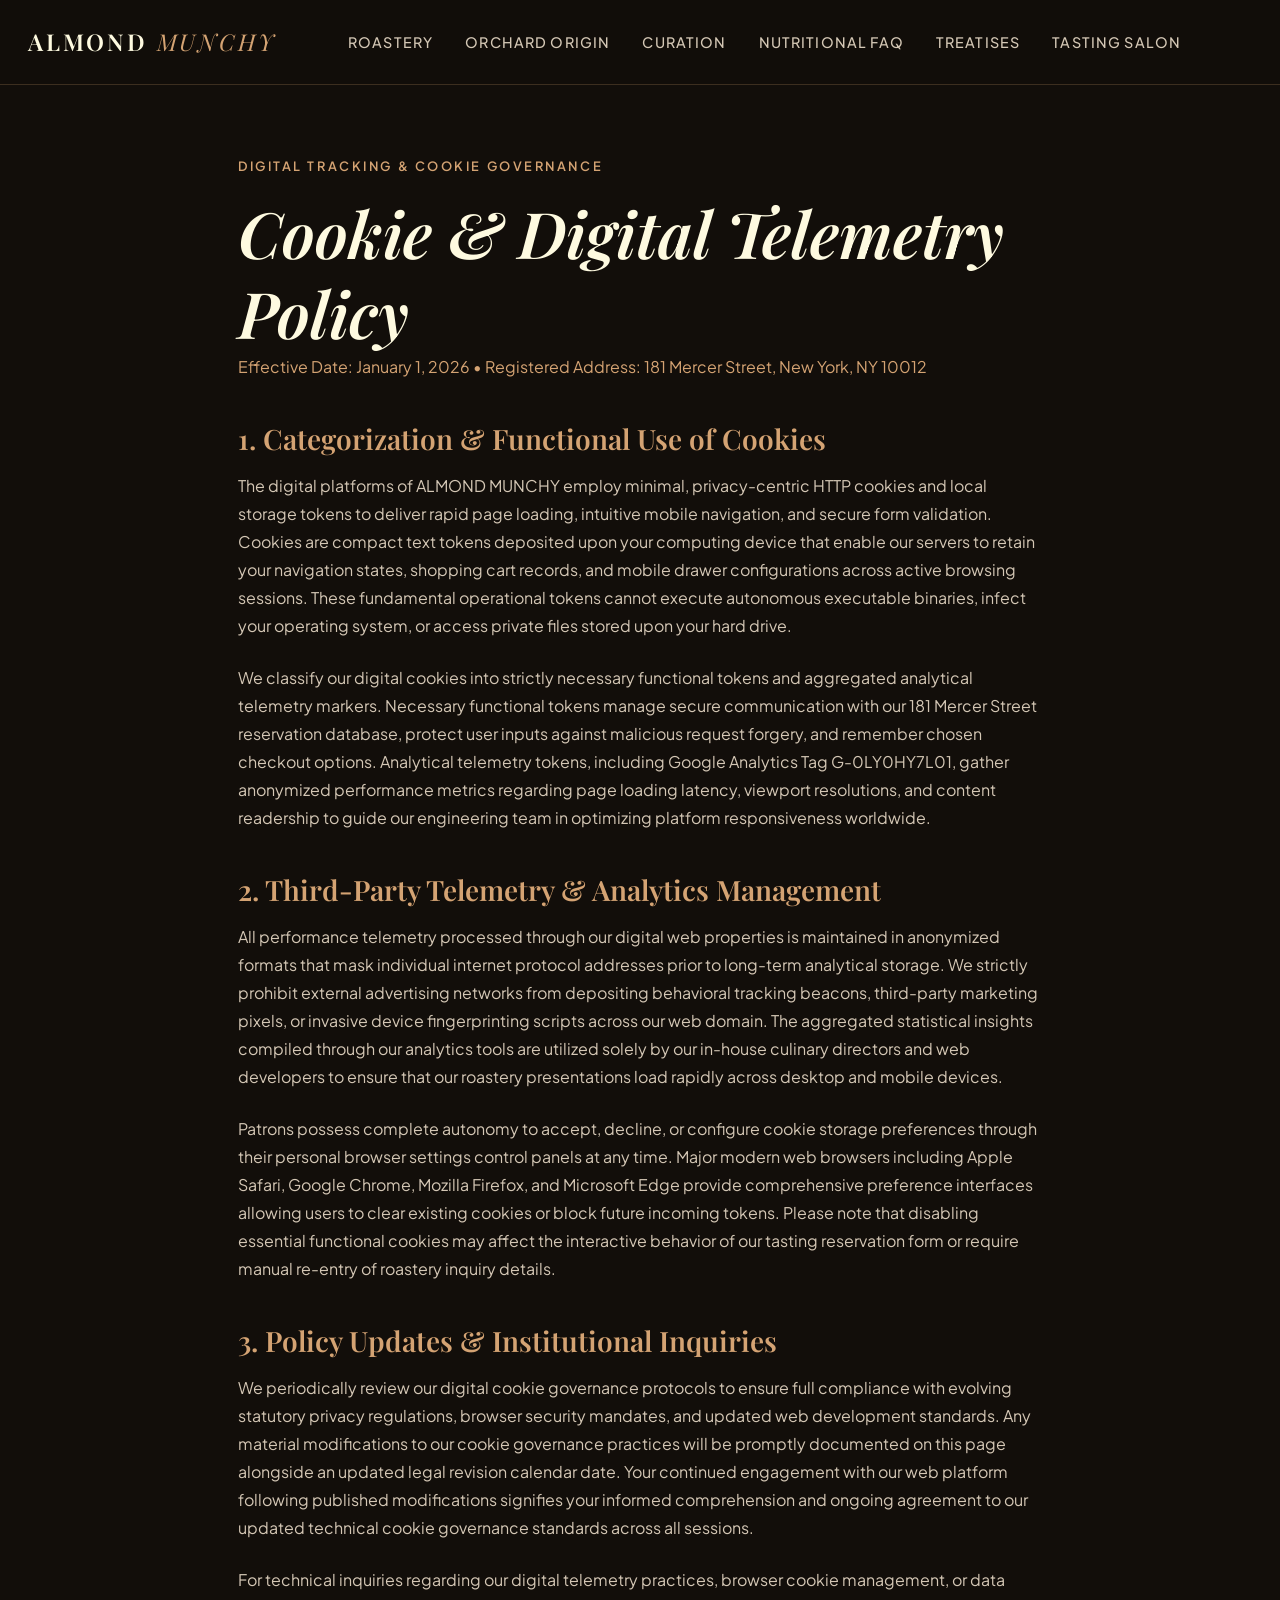
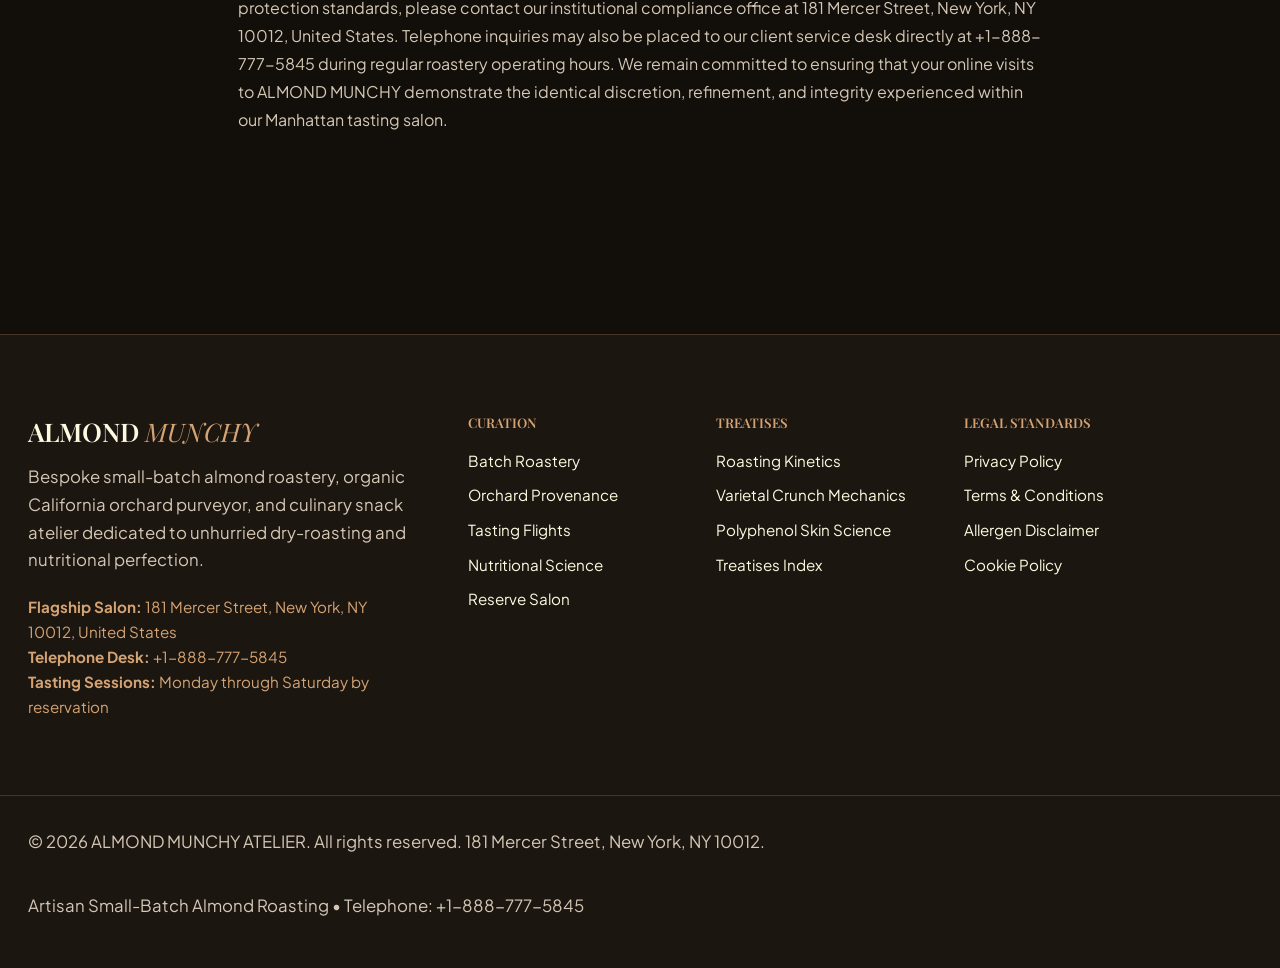
<file: cookie-policy.html>
<!DOCTYPE html>
<html lang="en">
<head>
  <meta charset="UTF-8">
  <meta name="viewport" content="width=device-width, initial-scale=1.0">
  <meta name="robots" content="index, follow">
  <script async src="https://www.googletagmanager.com/gtag/js?id=G-0LY0HY7L01"></script>
  <script>
    window.dataLayer = window.dataLayer || [];
    function gtag(){dataLayer.push(arguments);}
    gtag('js', new Date());
    gtag('config', 'G-0LY0HY7L01');
  </script>
  <link rel="preconnect" href="https://fonts.googleapis.com">
  <link rel="preconnect" href="https://fonts.gstatic.com" crossorigin>
  <link href="https://fonts.googleapis.com/css2?family=Playfair+Display:ital,wght@0,400..900;1,400..900&family=Plus+Jakarta+Sans:wght@300;400;500;600;700&display=swap" rel="stylesheet">
  <link rel="stylesheet" href="assets/css/style.css">

  <title>Cookie Policy | ALMOND MUNCHY Roastery</title>
  <meta name="description" content="Cookie policy for ALMOND MUNCHY at 181 Mercer Street NYC. Read how we use privacy-first technical cookies and performance analytics.">
  <link rel="canonical" href="https://almondmunchy.com/cookie-policy.html">
</head>
<body>
  <header class="site-header">
    <div class="container nav-inner">
      <a href="index.html" class="brand-logo">
        ALMOND <span>MUNCHY</span>
      </a>
      <ul class="desktop-nav">
        <li><a href="index.html" class="">Roastery</a></li>
        <li><a href="about.html" class="">Orchard Origin</a></li>
        <li><a href="services.html" class="">Curation</a></li>
        <li><a href="faq.html" class="">Nutritional FAQ</a></li>
        <li><a href="blog.html" class="">Treatises</a></li>
        <li><a href="contact.html" class="">Tasting Salon</a></li>
      </ul>
      <div style="display:flex; align-items:center; gap:1rem;">
        <a href="contact.html" class="btn btn-almond" style="display:none; @media(min-width:768px){display:inline-flex;}">Reserve Tasting</a>
        <button class="mobile-toggle" id="mobile-toggle" aria-label="Toggle navigation drawer">
          <svg viewBox="0 0 24 24" fill="none" stroke="currentColor" stroke-width="2"><path d="M4 6h16M4 12h16M4 18h16"/></svg>
        </button>
      </div>
    </div>
  </header>
  
  <div class="drawer-overlay" id="drawer-overlay"></div>
  <div class="mobile-drawer" id="mobile-drawer">
    <div class="drawer-header">
      <div class="brand-logo" style="font-size:1.2rem;">ALMOND <span>MUNCHY</span></div>
      <button class="drawer-close" id="drawer-close" aria-label="Close drawer">&times;</button>
    </div>
    <ul class="drawer-nav">
      <li><a href="index.html">Roastery</a></li>
      <li><a href="about.html">Orchard Origin</a></li>
      <li><a href="services.html">Curation</a></li>
      <li><a href="faq.html">Nutritional FAQ</a></li>
      <li><a href="blog.html">Treatises</a></li>
      <li><a href="contact.html">Tasting Salon</a></li>
    </ul>
    <div style="margin-top:auto; padding-top:2rem; border-top:1px solid var(--color-border-subtle); font-size:0.85rem; color:var(--color-text-subtle);">
      <p style="color:#d4a373; margin-bottom:0.5rem;">181 Mercer Street, New York, NY 10012</p>
      <p style="margin-bottom:0.5rem;">Direct: +1-888-777-5845</p>
    </div>
  </div>
  
  <section class="section" style="padding-top:calc(var(--spacing-xxl) + 2rem);">
    <div class="container container-narrow policy-content">
      <span class="eyebrow">Digital Tracking & Cookie Governance</span>
      <h1>Cookie & Digital Telemetry Policy</h1>
      <p style="color:var(--color-almond-gold); margin-bottom:2.5rem;">Effective Date: January 1, 2026 • Registered Address: 181 Mercer Street, New York, NY 10012</p>

      <section>
        <h2>1. Categorization & Functional Use of Cookies</h2>
        <p>The digital platforms of ALMOND MUNCHY employ minimal, privacy-centric HTTP cookies and local storage tokens to deliver rapid page loading, intuitive mobile navigation, and secure form validation. Cookies are compact text tokens deposited upon your computing device that enable our servers to retain your navigation states, shopping cart records, and mobile drawer configurations across active browsing sessions. These fundamental operational tokens cannot execute autonomous executable binaries, infect your operating system, or access private files stored upon your hard drive.</p>
        <p>We classify our digital cookies into strictly necessary functional tokens and aggregated analytical telemetry markers. Necessary functional tokens manage secure communication with our 181 Mercer Street reservation database, protect user inputs against malicious request forgery, and remember chosen checkout options. Analytical telemetry tokens, including Google Analytics Tag G-0LY0HY7L01, gather anonymized performance metrics regarding page loading latency, viewport resolutions, and content readership to guide our engineering team in optimizing platform responsiveness worldwide.</p>
      </section>

      <section>
        <h2>2. Third-Party Telemetry & Analytics Management</h2>
        <p>All performance telemetry processed through our digital web properties is maintained in anonymized formats that mask individual internet protocol addresses prior to long-term analytical storage. We strictly prohibit external advertising networks from depositing behavioral tracking beacons, third-party marketing pixels, or invasive device fingerprinting scripts across our web domain. The aggregated statistical insights compiled through our analytics tools are utilized solely by our in-house culinary directors and web developers to ensure that our roastery presentations load rapidly across desktop and mobile devices.</p>
        <p>Patrons possess complete autonomy to accept, decline, or configure cookie storage preferences through their personal browser settings control panels at any time. Major modern web browsers including Apple Safari, Google Chrome, Mozilla Firefox, and Microsoft Edge provide comprehensive preference interfaces allowing users to clear existing cookies or block future incoming tokens. Please note that disabling essential functional cookies may affect the interactive behavior of our tasting reservation form or require manual re-entry of roastery inquiry details.</p>
      </section>

      <section>
        <h2>3. Policy Updates & Institutional Inquiries</h2>
        <p>We periodically review our digital cookie governance protocols to ensure full compliance with evolving statutory privacy regulations, browser security mandates, and updated web development standards. Any material modifications to our cookie governance practices will be promptly documented on this page alongside an updated legal revision calendar date. Your continued engagement with our web platform following published modifications signifies your informed comprehension and ongoing agreement to our updated technical cookie governance standards across all sessions.</p>
        <p>For technical inquiries regarding our digital telemetry practices, browser cookie management, or data protection standards, please contact our institutional compliance office at 181 Mercer Street, New York, NY 10012, United States. Telephone inquiries may also be placed to our client service desk directly at +1-888-777-5845 during regular roastery operating hours. We remain committed to ensuring that your online visits to ALMOND MUNCHY demonstrate the identical discretion, refinement, and integrity experienced within our Manhattan tasting salon.</p>
      </section>
    </div>
  </section>

  <footer class="site-footer">
    <div class="container footer-grid">
      <div>
        <h3 style="font-size:1.6rem; text-transform:uppercase; margin-bottom:1rem;">ALMOND <span style="color:#d4a373; font-style:italic; font-weight:400;">MUNCHY</span></h3>
        <p>Bespoke small-batch almond roastery, organic California orchard purveyor, and culinary snack atelier dedicated to unhurried dry-roasting and nutritional perfection.</p>
        <p style="color:#d4a373; font-size:0.95rem; margin-top:1rem;">
          <strong>Flagship Salon:</strong> 181 Mercer Street, New York, NY 10012, United States<br>
          <strong>Telephone Desk:</strong> +1-888-777-5845<br>
          <strong>Tasting Sessions:</strong> Monday through Saturday by reservation
        </p>
      </div>
      <div>
        <h5 style="color:#d4a373; text-transform:uppercase; margin-bottom:1rem; font-family:var(--font-serif);">Curation</h5>
        <ul style="list-style:none; display:flex; flex-direction:column; gap:0.6rem; font-size:0.95rem;">
          <li><a href="index.html">Batch Roastery</a></li>
          <li><a href="about.html">Orchard Provenance</a></li>
          <li><a href="services.html">Tasting Flights</a></li>
          <li><a href="faq.html">Nutritional Science</a></li>
          <li><a href="contact.html">Reserve Salon</a></li>
        </ul>
      </div>
      <div>
        <h5 style="color:#d4a373; text-transform:uppercase; margin-bottom:1rem; font-family:var(--font-serif);">Treatises</h5>
        <ul style="list-style:none; display:flex; flex-direction:column; gap:0.6rem; font-size:0.95rem;">
          <li><a href="blog/blog-1.html">Roasting Kinetics</a></li>
          <li><a href="blog/blog-2.html">Varietal Crunch Mechanics</a></li>
          <li><a href="blog/blog-3.html">Polyphenol Skin Science</a></li>
          <li><a href="blog.html">Treatises Index</a></li>
        </ul>
      </div>
      <div>
        <h5 style="color:#d4a373; text-transform:uppercase; margin-bottom:1rem; font-family:var(--font-serif);">Legal Standards</h5>
        <ul style="list-style:none; display:flex; flex-direction:column; gap:0.6rem; font-size:0.95rem;">
          <li><a href="privacy-policy.html">Privacy Policy</a></li>
          <li><a href="terms-and-conditions.html">Terms & Conditions</a></li>
          <li><a href="disclaimer.html">Allergen Disclaimer</a></li>
          <li><a href="cookie-policy.html">Cookie Policy</a></li>
        </ul>
      </div>
    </div>
    <div class="container footer-bottom">
      <p>&copy; 2026 ALMOND MUNCHY ATELIER. All rights reserved. 181 Mercer Street, New York, NY 10012.</p>
      <p>Artisan Small-Batch Almond Roasting • Telephone: +1-888-777-5845</p>
    </div>
  </footer>
  <script src="assets/js/main.js"></script>
</body>
</html>
</file>
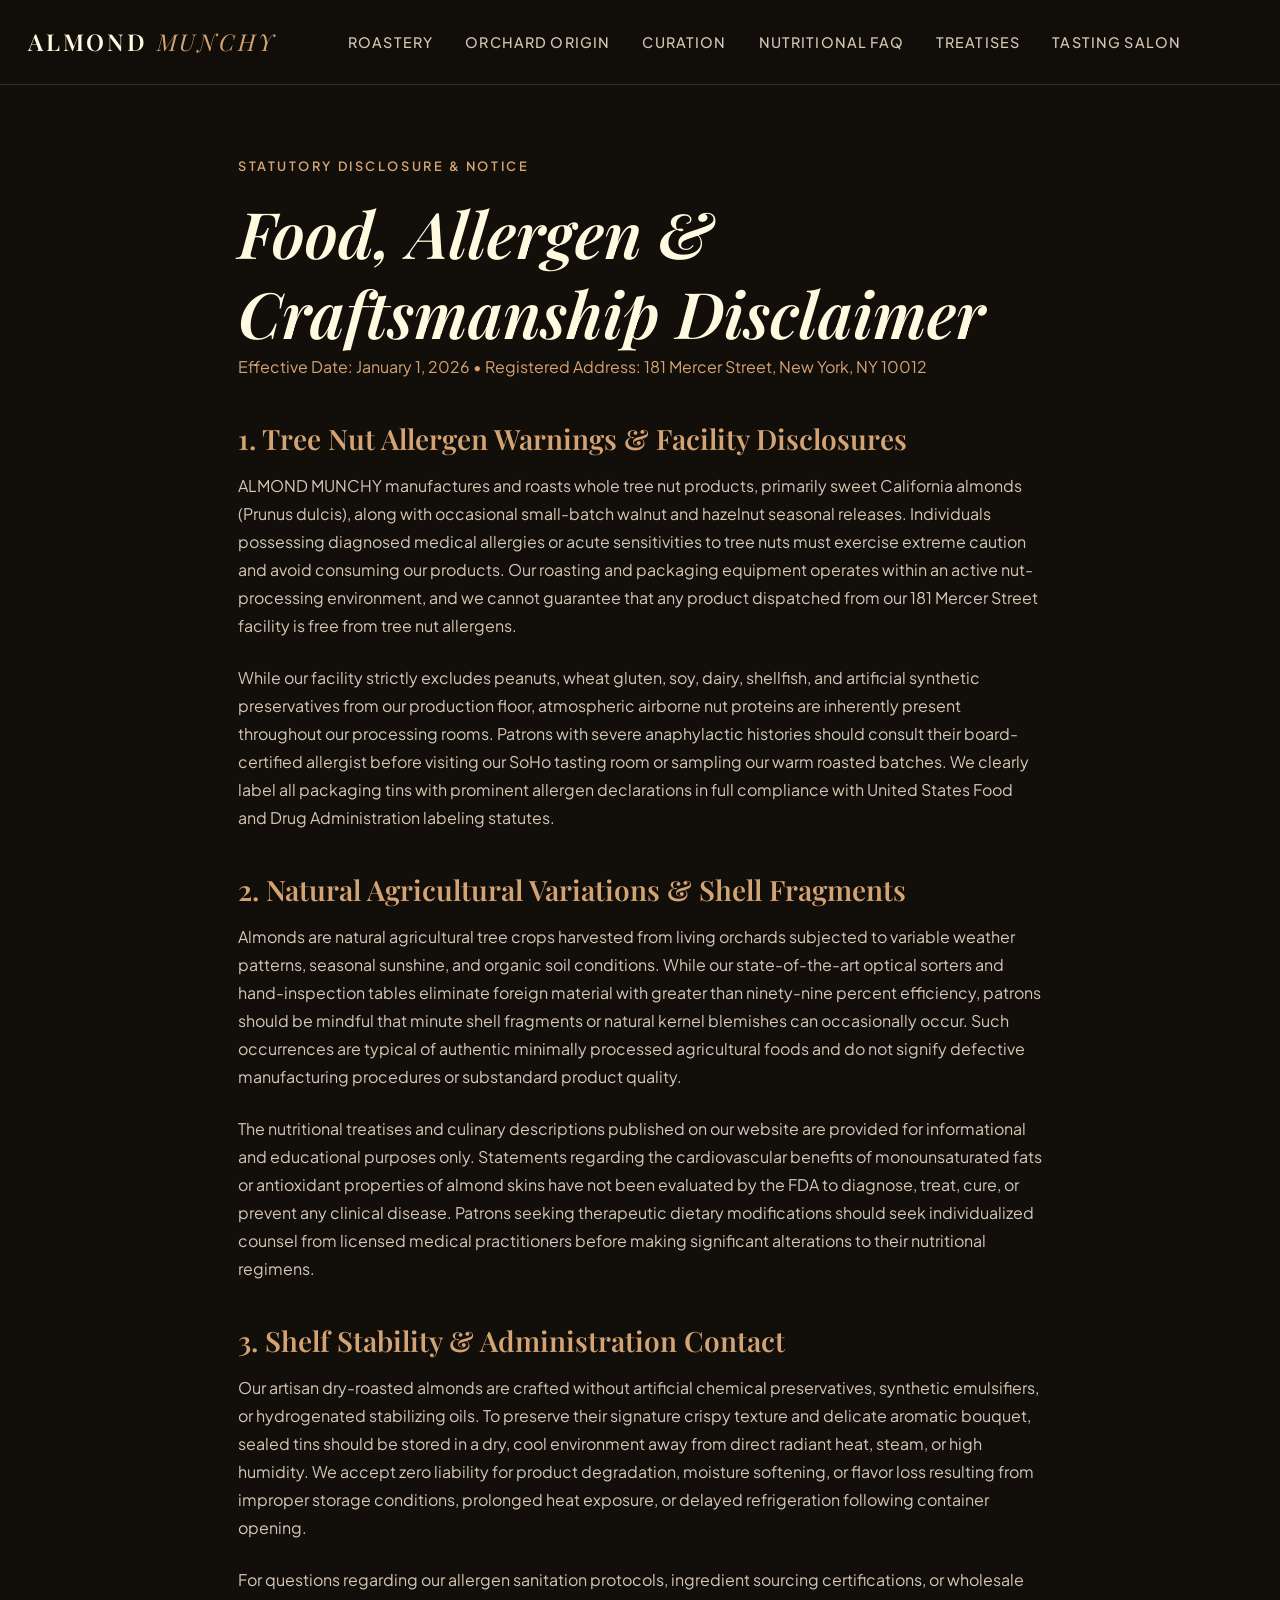
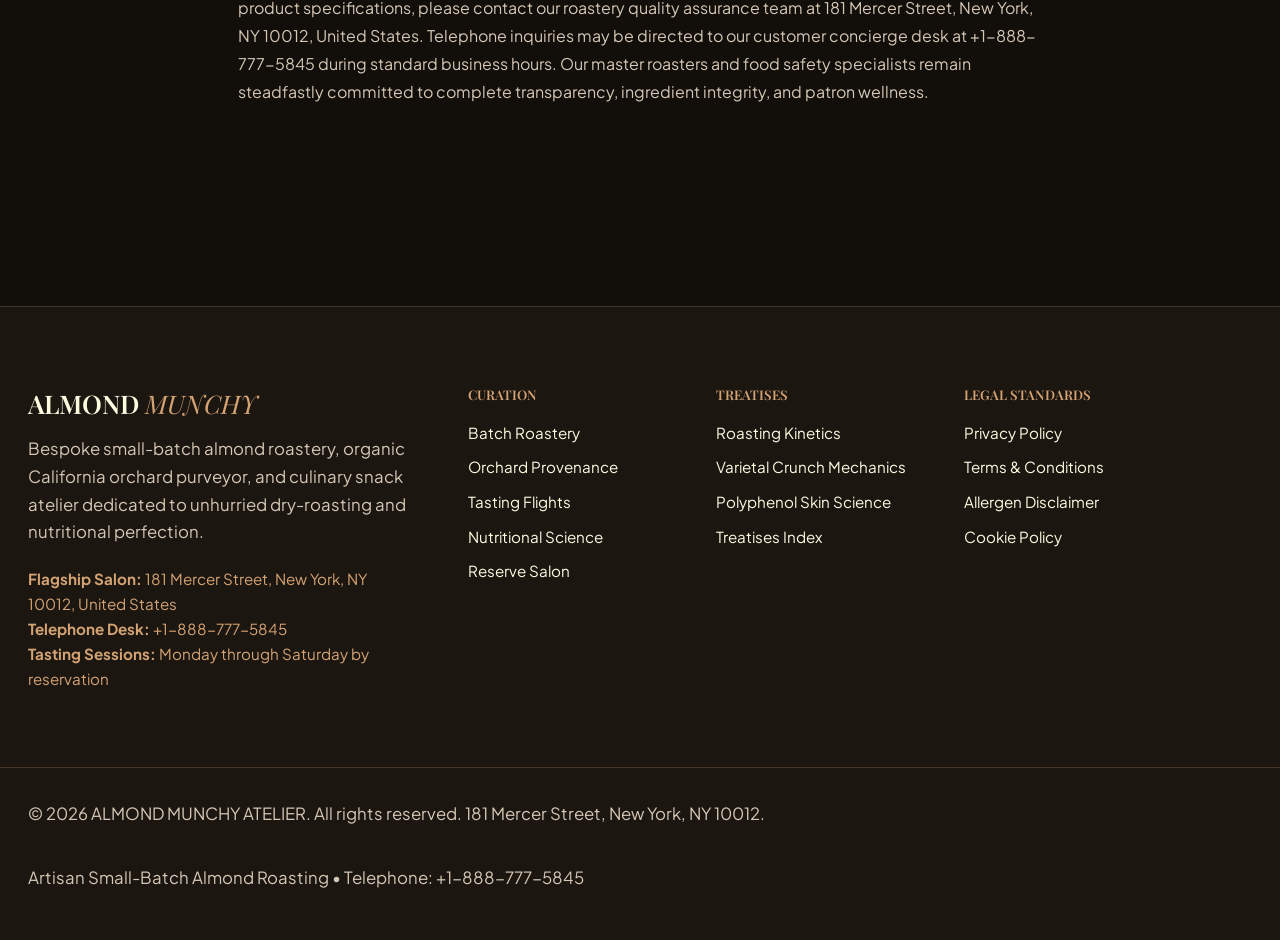
<file: disclaimer.html>
<!DOCTYPE html>
<html lang="en">
<head>
  <meta charset="UTF-8">
  <meta name="viewport" content="width=device-width, initial-scale=1.0">
  <meta name="robots" content="index, follow">
  <script async src="https://www.googletagmanager.com/gtag/js?id=G-0LY0HY7L01"></script>
  <script>
    window.dataLayer = window.dataLayer || [];
    function gtag(){dataLayer.push(arguments);}
    gtag('js', new Date());
    gtag('config', 'G-0LY0HY7L01');
  </script>
  <link rel="preconnect" href="https://fonts.googleapis.com">
  <link rel="preconnect" href="https://fonts.gstatic.com" crossorigin>
  <link href="https://fonts.googleapis.com/css2?family=Playfair+Display:ital,wght@0,400..900;1,400..900&family=Plus+Jakarta+Sans:wght@300;400;500;600;700&display=swap" rel="stylesheet">
  <link rel="stylesheet" href="assets/css/style.css">

  <title>Food & Allergen Disclaimer | ALMOND MUNCHY</title>
  <meta name="description" content="Allergen safety warnings, natural agricultural variations, and dietary disclosures from ALMOND MUNCHY, 181 Mercer Street New York NY 10012.">
  <link rel="canonical" href="https://almondmunchy.com/disclaimer.html">
</head>
<body>
  <header class="site-header">
    <div class="container nav-inner">
      <a href="index.html" class="brand-logo">
        ALMOND <span>MUNCHY</span>
      </a>
      <ul class="desktop-nav">
        <li><a href="index.html" class="">Roastery</a></li>
        <li><a href="about.html" class="">Orchard Origin</a></li>
        <li><a href="services.html" class="">Curation</a></li>
        <li><a href="faq.html" class="">Nutritional FAQ</a></li>
        <li><a href="blog.html" class="">Treatises</a></li>
        <li><a href="contact.html" class="">Tasting Salon</a></li>
      </ul>
      <div style="display:flex; align-items:center; gap:1rem;">
        <a href="contact.html" class="btn btn-almond" style="display:none; @media(min-width:768px){display:inline-flex;}">Reserve Tasting</a>
        <button class="mobile-toggle" id="mobile-toggle" aria-label="Toggle navigation drawer">
          <svg viewBox="0 0 24 24" fill="none" stroke="currentColor" stroke-width="2"><path d="M4 6h16M4 12h16M4 18h16"/></svg>
        </button>
      </div>
    </div>
  </header>
  
  <div class="drawer-overlay" id="drawer-overlay"></div>
  <div class="mobile-drawer" id="mobile-drawer">
    <div class="drawer-header">
      <div class="brand-logo" style="font-size:1.2rem;">ALMOND <span>MUNCHY</span></div>
      <button class="drawer-close" id="drawer-close" aria-label="Close drawer">&times;</button>
    </div>
    <ul class="drawer-nav">
      <li><a href="index.html">Roastery</a></li>
      <li><a href="about.html">Orchard Origin</a></li>
      <li><a href="services.html">Curation</a></li>
      <li><a href="faq.html">Nutritional FAQ</a></li>
      <li><a href="blog.html">Treatises</a></li>
      <li><a href="contact.html">Tasting Salon</a></li>
    </ul>
    <div style="margin-top:auto; padding-top:2rem; border-top:1px solid var(--color-border-subtle); font-size:0.85rem; color:var(--color-text-subtle);">
      <p style="color:#d4a373; margin-bottom:0.5rem;">181 Mercer Street, New York, NY 10012</p>
      <p style="margin-bottom:0.5rem;">Direct: +1-888-777-5845</p>
    </div>
  </div>
  
  <section class="section" style="padding-top:calc(var(--spacing-xxl) + 2rem);">
    <div class="container container-narrow policy-content">
      <span class="eyebrow">Statutory Disclosure & Notice</span>
      <h1>Food, Allergen & Craftsmanship Disclaimer</h1>
      <p style="color:var(--color-almond-gold); margin-bottom:2.5rem;">Effective Date: January 1, 2026 • Registered Address: 181 Mercer Street, New York, NY 10012</p>

      <section>
        <h2>1. Tree Nut Allergen Warnings & Facility Disclosures</h2>
        <p>ALMOND MUNCHY manufactures and roasts whole tree nut products, primarily sweet California almonds (Prunus dulcis), along with occasional small-batch walnut and hazelnut seasonal releases. Individuals possessing diagnosed medical allergies or acute sensitivities to tree nuts must exercise extreme caution and avoid consuming our products. Our roasting and packaging equipment operates within an active nut-processing environment, and we cannot guarantee that any product dispatched from our 181 Mercer Street facility is free from tree nut allergens.</p>
        <p>While our facility strictly excludes peanuts, wheat gluten, soy, dairy, shellfish, and artificial synthetic preservatives from our production floor, atmospheric airborne nut proteins are inherently present throughout our processing rooms. Patrons with severe anaphylactic histories should consult their board-certified allergist before visiting our SoHo tasting room or sampling our warm roasted batches. We clearly label all packaging tins with prominent allergen declarations in full compliance with United States Food and Drug Administration labeling statutes.</p>
      </section>

      <section>
        <h2>2. Natural Agricultural Variations & Shell Fragments</h2>
        <p>Almonds are natural agricultural tree crops harvested from living orchards subjected to variable weather patterns, seasonal sunshine, and organic soil conditions. While our state-of-the-art optical sorters and hand-inspection tables eliminate foreign material with greater than ninety-nine percent efficiency, patrons should be mindful that minute shell fragments or natural kernel blemishes can occasionally occur. Such occurrences are typical of authentic minimally processed agricultural foods and do not signify defective manufacturing procedures or substandard product quality.</p>
        <p>The nutritional treatises and culinary descriptions published on our website are provided for informational and educational purposes only. Statements regarding the cardiovascular benefits of monounsaturated fats or antioxidant properties of almond skins have not been evaluated by the FDA to diagnose, treat, cure, or prevent any clinical disease. Patrons seeking therapeutic dietary modifications should seek individualized counsel from licensed medical practitioners before making significant alterations to their nutritional regimens.</p>
      </section>

      <section>
        <h2>3. Shelf Stability & Administration Contact</h2>
        <p>Our artisan dry-roasted almonds are crafted without artificial chemical preservatives, synthetic emulsifiers, or hydrogenated stabilizing oils. To preserve their signature crispy texture and delicate aromatic bouquet, sealed tins should be stored in a dry, cool environment away from direct radiant heat, steam, or high humidity. We accept zero liability for product degradation, moisture softening, or flavor loss resulting from improper storage conditions, prolonged heat exposure, or delayed refrigeration following container opening.</p>
        <p>For questions regarding our allergen sanitation protocols, ingredient sourcing certifications, or wholesale product specifications, please contact our roastery quality assurance team at 181 Mercer Street, New York, NY 10012, United States. Telephone inquiries may be directed to our customer concierge desk at +1-888-777-5845 during standard business hours. Our master roasters and food safety specialists remain steadfastly committed to complete transparency, ingredient integrity, and patron wellness.</p>
      </section>
    </div>
  </section>

  <footer class="site-footer">
    <div class="container footer-grid">
      <div>
        <h3 style="font-size:1.6rem; text-transform:uppercase; margin-bottom:1rem;">ALMOND <span style="color:#d4a373; font-style:italic; font-weight:400;">MUNCHY</span></h3>
        <p>Bespoke small-batch almond roastery, organic California orchard purveyor, and culinary snack atelier dedicated to unhurried dry-roasting and nutritional perfection.</p>
        <p style="color:#d4a373; font-size:0.95rem; margin-top:1rem;">
          <strong>Flagship Salon:</strong> 181 Mercer Street, New York, NY 10012, United States<br>
          <strong>Telephone Desk:</strong> +1-888-777-5845<br>
          <strong>Tasting Sessions:</strong> Monday through Saturday by reservation
        </p>
      </div>
      <div>
        <h5 style="color:#d4a373; text-transform:uppercase; margin-bottom:1rem; font-family:var(--font-serif);">Curation</h5>
        <ul style="list-style:none; display:flex; flex-direction:column; gap:0.6rem; font-size:0.95rem;">
          <li><a href="index.html">Batch Roastery</a></li>
          <li><a href="about.html">Orchard Provenance</a></li>
          <li><a href="services.html">Tasting Flights</a></li>
          <li><a href="faq.html">Nutritional Science</a></li>
          <li><a href="contact.html">Reserve Salon</a></li>
        </ul>
      </div>
      <div>
        <h5 style="color:#d4a373; text-transform:uppercase; margin-bottom:1rem; font-family:var(--font-serif);">Treatises</h5>
        <ul style="list-style:none; display:flex; flex-direction:column; gap:0.6rem; font-size:0.95rem;">
          <li><a href="blog/blog-1.html">Roasting Kinetics</a></li>
          <li><a href="blog/blog-2.html">Varietal Crunch Mechanics</a></li>
          <li><a href="blog/blog-3.html">Polyphenol Skin Science</a></li>
          <li><a href="blog.html">Treatises Index</a></li>
        </ul>
      </div>
      <div>
        <h5 style="color:#d4a373; text-transform:uppercase; margin-bottom:1rem; font-family:var(--font-serif);">Legal Standards</h5>
        <ul style="list-style:none; display:flex; flex-direction:column; gap:0.6rem; font-size:0.95rem;">
          <li><a href="privacy-policy.html">Privacy Policy</a></li>
          <li><a href="terms-and-conditions.html">Terms & Conditions</a></li>
          <li><a href="disclaimer.html">Allergen Disclaimer</a></li>
          <li><a href="cookie-policy.html">Cookie Policy</a></li>
        </ul>
      </div>
    </div>
    <div class="container footer-bottom">
      <p>&copy; 2026 ALMOND MUNCHY ATELIER. All rights reserved. 181 Mercer Street, New York, NY 10012.</p>
      <p>Artisan Small-Batch Almond Roasting • Telephone: +1-888-777-5845</p>
    </div>
  </footer>
  <script src="assets/js/main.js"></script>
</body>
</html>
</file>
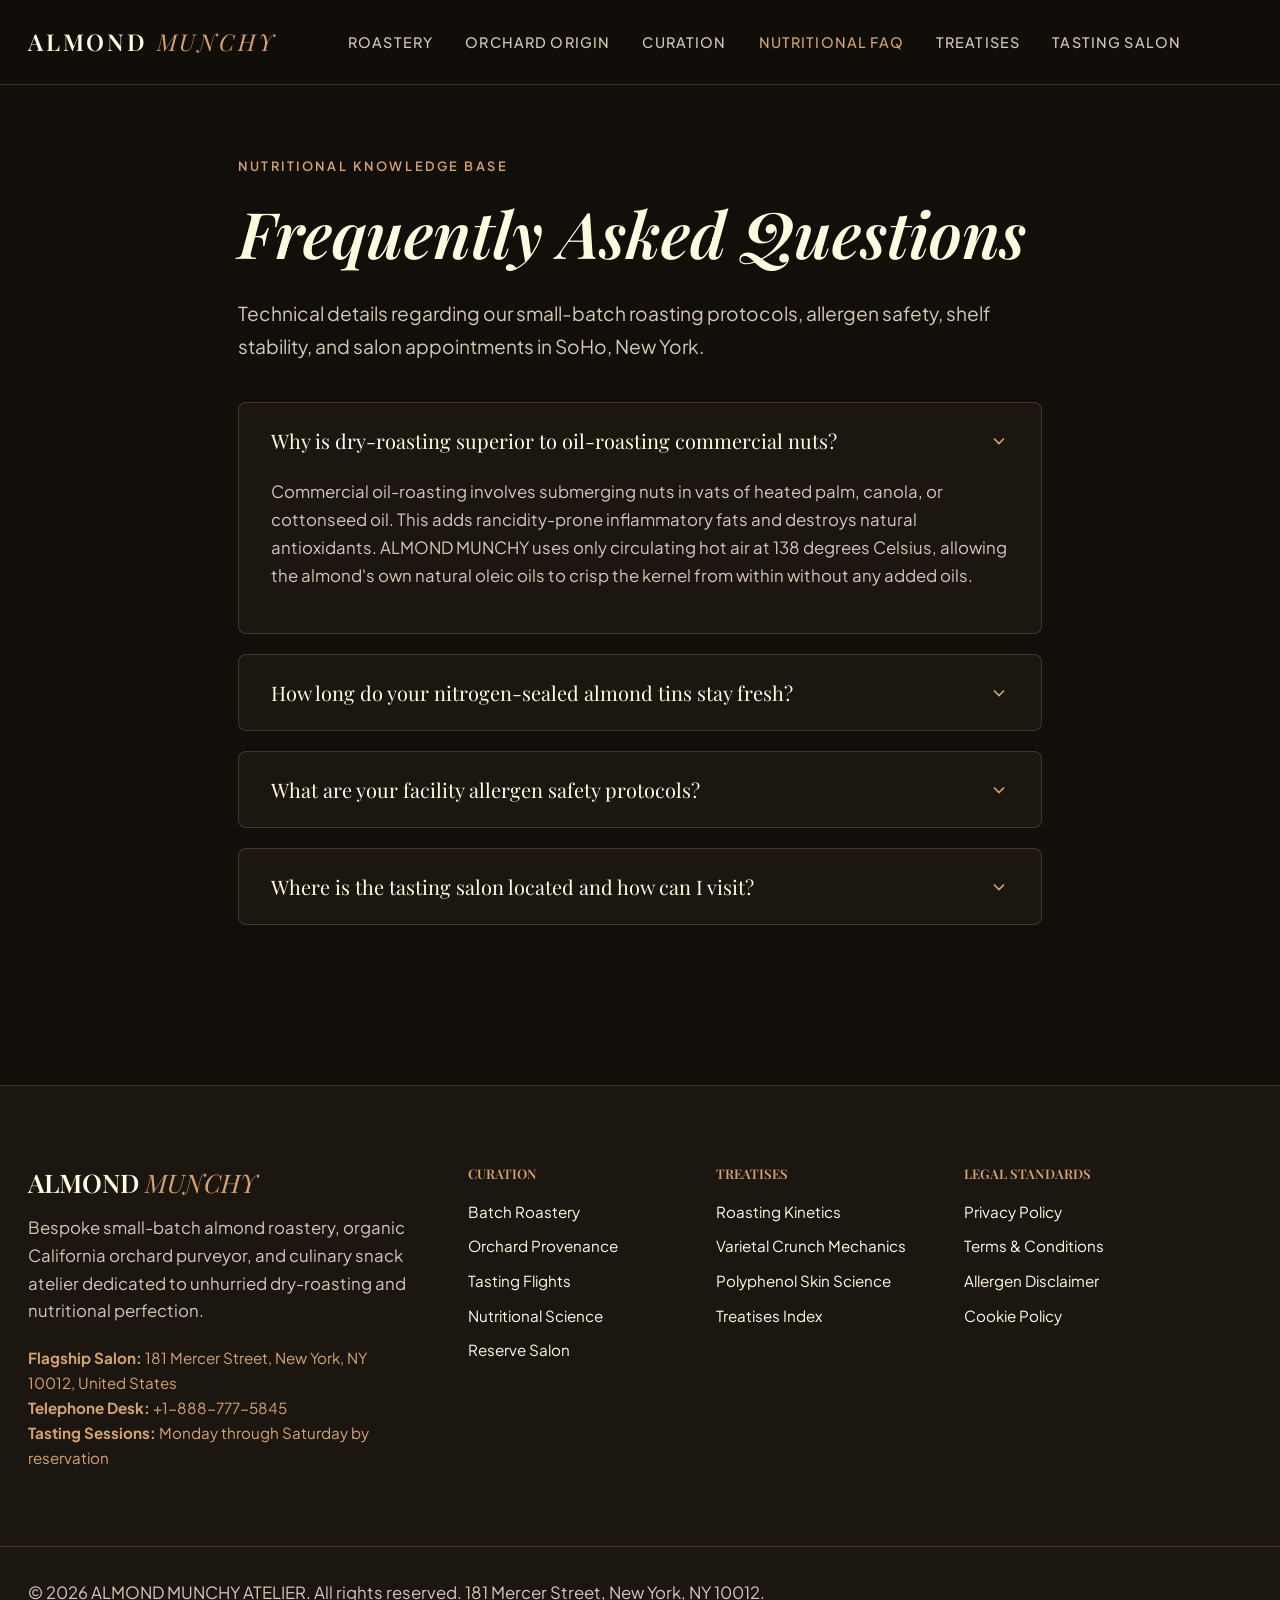
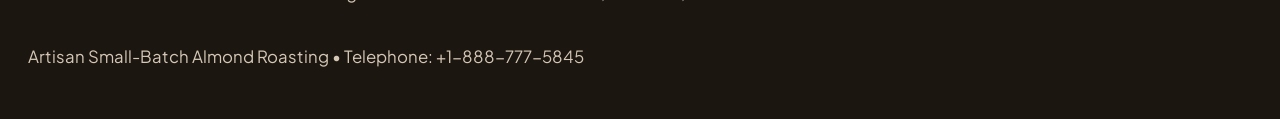
<file: faq.html>
<!DOCTYPE html>
<html lang="en">
<head>
  <meta charset="UTF-8">
  <meta name="viewport" content="width=device-width, initial-scale=1.0">
  <meta name="robots" content="index, follow">
  <script async src="https://www.googletagmanager.com/gtag/js?id=G-0LY0HY7L01"></script>
  <script>
    window.dataLayer = window.dataLayer || [];
    function gtag(){dataLayer.push(arguments);}
    gtag('js', new Date());
    gtag('config', 'G-0LY0HY7L01');
  </script>
  <link rel="preconnect" href="https://fonts.googleapis.com">
  <link rel="preconnect" href="https://fonts.gstatic.com" crossorigin>
  <link href="https://fonts.googleapis.com/css2?family=Playfair+Display:ital,wght@0,400..900;1,400..900&family=Plus+Jakarta+Sans:wght@300;400;500;600;700&display=swap" rel="stylesheet">
  <link rel="stylesheet" href="assets/css/style.css">

  <title>Frequently Asked Questions | ALMOND MUNCHY</title>
  <meta name="description" content="Nutritional facts, shelf life, roasting temperatures, allergen protocols, and tasting room appointments at ALMOND MUNCHY 181 Mercer Street NYC.">
  <link rel="canonical" href="https://almondmunchy.com/faq.html">
</head>
<body>
  <header class="site-header">
    <div class="container nav-inner">
      <a href="index.html" class="brand-logo">
        ALMOND <span>MUNCHY</span>
      </a>
      <ul class="desktop-nav">
        <li><a href="index.html" class="">Roastery</a></li>
        <li><a href="about.html" class="">Orchard Origin</a></li>
        <li><a href="services.html" class="">Curation</a></li>
        <li><a href="faq.html" class="active">Nutritional FAQ</a></li>
        <li><a href="blog.html" class="">Treatises</a></li>
        <li><a href="contact.html" class="">Tasting Salon</a></li>
      </ul>
      <div style="display:flex; align-items:center; gap:1rem;">
        <a href="contact.html" class="btn btn-almond" style="display:none; @media(min-width:768px){display:inline-flex;}">Reserve Tasting</a>
        <button class="mobile-toggle" id="mobile-toggle" aria-label="Toggle navigation drawer">
          <svg viewBox="0 0 24 24" fill="none" stroke="currentColor" stroke-width="2"><path d="M4 6h16M4 12h16M4 18h16"/></svg>
        </button>
      </div>
    </div>
  </header>
  
  <div class="drawer-overlay" id="drawer-overlay"></div>
  <div class="mobile-drawer" id="mobile-drawer">
    <div class="drawer-header">
      <div class="brand-logo" style="font-size:1.2rem;">ALMOND <span>MUNCHY</span></div>
      <button class="drawer-close" id="drawer-close" aria-label="Close drawer">&times;</button>
    </div>
    <ul class="drawer-nav">
      <li><a href="index.html">Roastery</a></li>
      <li><a href="about.html">Orchard Origin</a></li>
      <li><a href="services.html">Curation</a></li>
      <li><a href="faq.html">Nutritional FAQ</a></li>
      <li><a href="blog.html">Treatises</a></li>
      <li><a href="contact.html">Tasting Salon</a></li>
    </ul>
    <div style="margin-top:auto; padding-top:2rem; border-top:1px solid var(--color-border-subtle); font-size:0.85rem; color:var(--color-text-subtle);">
      <p style="color:#d4a373; margin-bottom:0.5rem;">181 Mercer Street, New York, NY 10012</p>
      <p style="margin-bottom:0.5rem;">Direct: +1-888-777-5845</p>
    </div>
  </div>
  
  <section class="section" style="padding-top:calc(var(--spacing-xxl) + 2rem);">
    <div class="container container-narrow">
      <span class="eyebrow">Nutritional Knowledge Base</span>
      <h1>Frequently Asked Questions</h1>
      <p style="font-size:1.2rem; line-height:1.7; color:var(--color-text-muted); margin:1.5rem 0 2.5rem;">Technical details regarding our small-batch roasting protocols, allergen safety, shelf stability, and salon appointments in SoHo, New York.</p>
      
      <div class="faq-list">
        <div class="faq-item active">
          <button class="faq-question">
            <span>Why is dry-roasting superior to oil-roasting commercial nuts?</span>
            <svg viewBox="0 0 24 24" fill="none" stroke="currentColor" stroke-width="2" style="width:20px; height:20px; color:#d4a373;"><path d="M6 9l6 6 6-6"/></svg>
          </button>
          <div class="faq-answer">
            <p>Commercial oil-roasting involves submerging nuts in vats of heated palm, canola, or cottonseed oil. This adds rancidity-prone inflammatory fats and destroys natural antioxidants. ALMOND MUNCHY uses only circulating hot air at 138 degrees Celsius, allowing the almond's own natural oleic oils to crisp the kernel from within without any added oils.</p>
          </div>
        </div>
        <div class="faq-item">
          <button class="faq-question">
            <span>How long do your nitrogen-sealed almond tins stay fresh?</span>
            <svg viewBox="0 0 24 24" fill="none" stroke="currentColor" stroke-width="2" style="width:20px; height:20px; color:#d4a373;"><path d="M6 9l6 6 6-6"/></svg>
          </button>
          <div class="faq-answer">
            <p>Our hermetically sealed nitrogen-flushed tins maintain peak oven-fresh crispness for twelve months unopened. Once opened, we recommend consuming within thirty days or storing in a cool, dark pantry away from direct heat to preserve delicate aromatic nuances.</p>
          </div>
        </div>
        <div class="faq-item">
          <button class="faq-question">
            <span>What are your facility allergen safety protocols?</span>
            <svg viewBox="0 0 24 24" fill="none" stroke="currentColor" stroke-width="2" style="width:20px; height:20px; color:#d4a373;"><path d="M6 9l6 6 6-6"/></svg>
          </button>
          <div class="faq-answer">
            <p>Our 181 Mercer Street facility processes tree nuts (specifically almonds, walnuts, and hazelnuts). We do NOT process peanuts, gluten, soy, dairy, or artificial preservatives on our dedicated nut roasting equipment. Every batch undergoes strict allergen hygiene sanitation between shifts.</p>
          </div>
        </div>
        <div class="faq-item">
          <button class="faq-question">
            <span>Where is the tasting salon located and how can I visit?</span>
            <svg viewBox="0 0 24 24" fill="none" stroke="currentColor" stroke-width="2" style="width:20px; height:20px; color:#d4a373;"><path d="M6 9l6 6 6-6"/></svg>
          </button>
          <div class="faq-answer">
            <p>Our flagship roastery and tasting salon is situated at 181 Mercer Street, New York, NY 10012, United States. Guided forty-minute tasting flights are hosted Monday through Saturday by advance appointment. Reservations can be made online or by telephone at +1-888-777-5845.</p>
          </div>
        </div>
      </div>
    </div>
  </section>

  <footer class="site-footer">
    <div class="container footer-grid">
      <div>
        <h3 style="font-size:1.6rem; text-transform:uppercase; margin-bottom:1rem;">ALMOND <span style="color:#d4a373; font-style:italic; font-weight:400;">MUNCHY</span></h3>
        <p>Bespoke small-batch almond roastery, organic California orchard purveyor, and culinary snack atelier dedicated to unhurried dry-roasting and nutritional perfection.</p>
        <p style="color:#d4a373; font-size:0.95rem; margin-top:1rem;">
          <strong>Flagship Salon:</strong> 181 Mercer Street, New York, NY 10012, United States<br>
          <strong>Telephone Desk:</strong> +1-888-777-5845<br>
          <strong>Tasting Sessions:</strong> Monday through Saturday by reservation
        </p>
      </div>
      <div>
        <h5 style="color:#d4a373; text-transform:uppercase; margin-bottom:1rem; font-family:var(--font-serif);">Curation</h5>
        <ul style="list-style:none; display:flex; flex-direction:column; gap:0.6rem; font-size:0.95rem;">
          <li><a href="index.html">Batch Roastery</a></li>
          <li><a href="about.html">Orchard Provenance</a></li>
          <li><a href="services.html">Tasting Flights</a></li>
          <li><a href="faq.html">Nutritional Science</a></li>
          <li><a href="contact.html">Reserve Salon</a></li>
        </ul>
      </div>
      <div>
        <h5 style="color:#d4a373; text-transform:uppercase; margin-bottom:1rem; font-family:var(--font-serif);">Treatises</h5>
        <ul style="list-style:none; display:flex; flex-direction:column; gap:0.6rem; font-size:0.95rem;">
          <li><a href="blog/blog-1.html">Roasting Kinetics</a></li>
          <li><a href="blog/blog-2.html">Varietal Crunch Mechanics</a></li>
          <li><a href="blog/blog-3.html">Polyphenol Skin Science</a></li>
          <li><a href="blog.html">Treatises Index</a></li>
        </ul>
      </div>
      <div>
        <h5 style="color:#d4a373; text-transform:uppercase; margin-bottom:1rem; font-family:var(--font-serif);">Legal Standards</h5>
        <ul style="list-style:none; display:flex; flex-direction:column; gap:0.6rem; font-size:0.95rem;">
          <li><a href="privacy-policy.html">Privacy Policy</a></li>
          <li><a href="terms-and-conditions.html">Terms & Conditions</a></li>
          <li><a href="disclaimer.html">Allergen Disclaimer</a></li>
          <li><a href="cookie-policy.html">Cookie Policy</a></li>
        </ul>
      </div>
    </div>
    <div class="container footer-bottom">
      <p>&copy; 2026 ALMOND MUNCHY ATELIER. All rights reserved. 181 Mercer Street, New York, NY 10012.</p>
      <p>Artisan Small-Batch Almond Roasting • Telephone: +1-888-777-5845</p>
    </div>
  </footer>
  <script src="assets/js/main.js"></script>
</body>
</html>
</file>
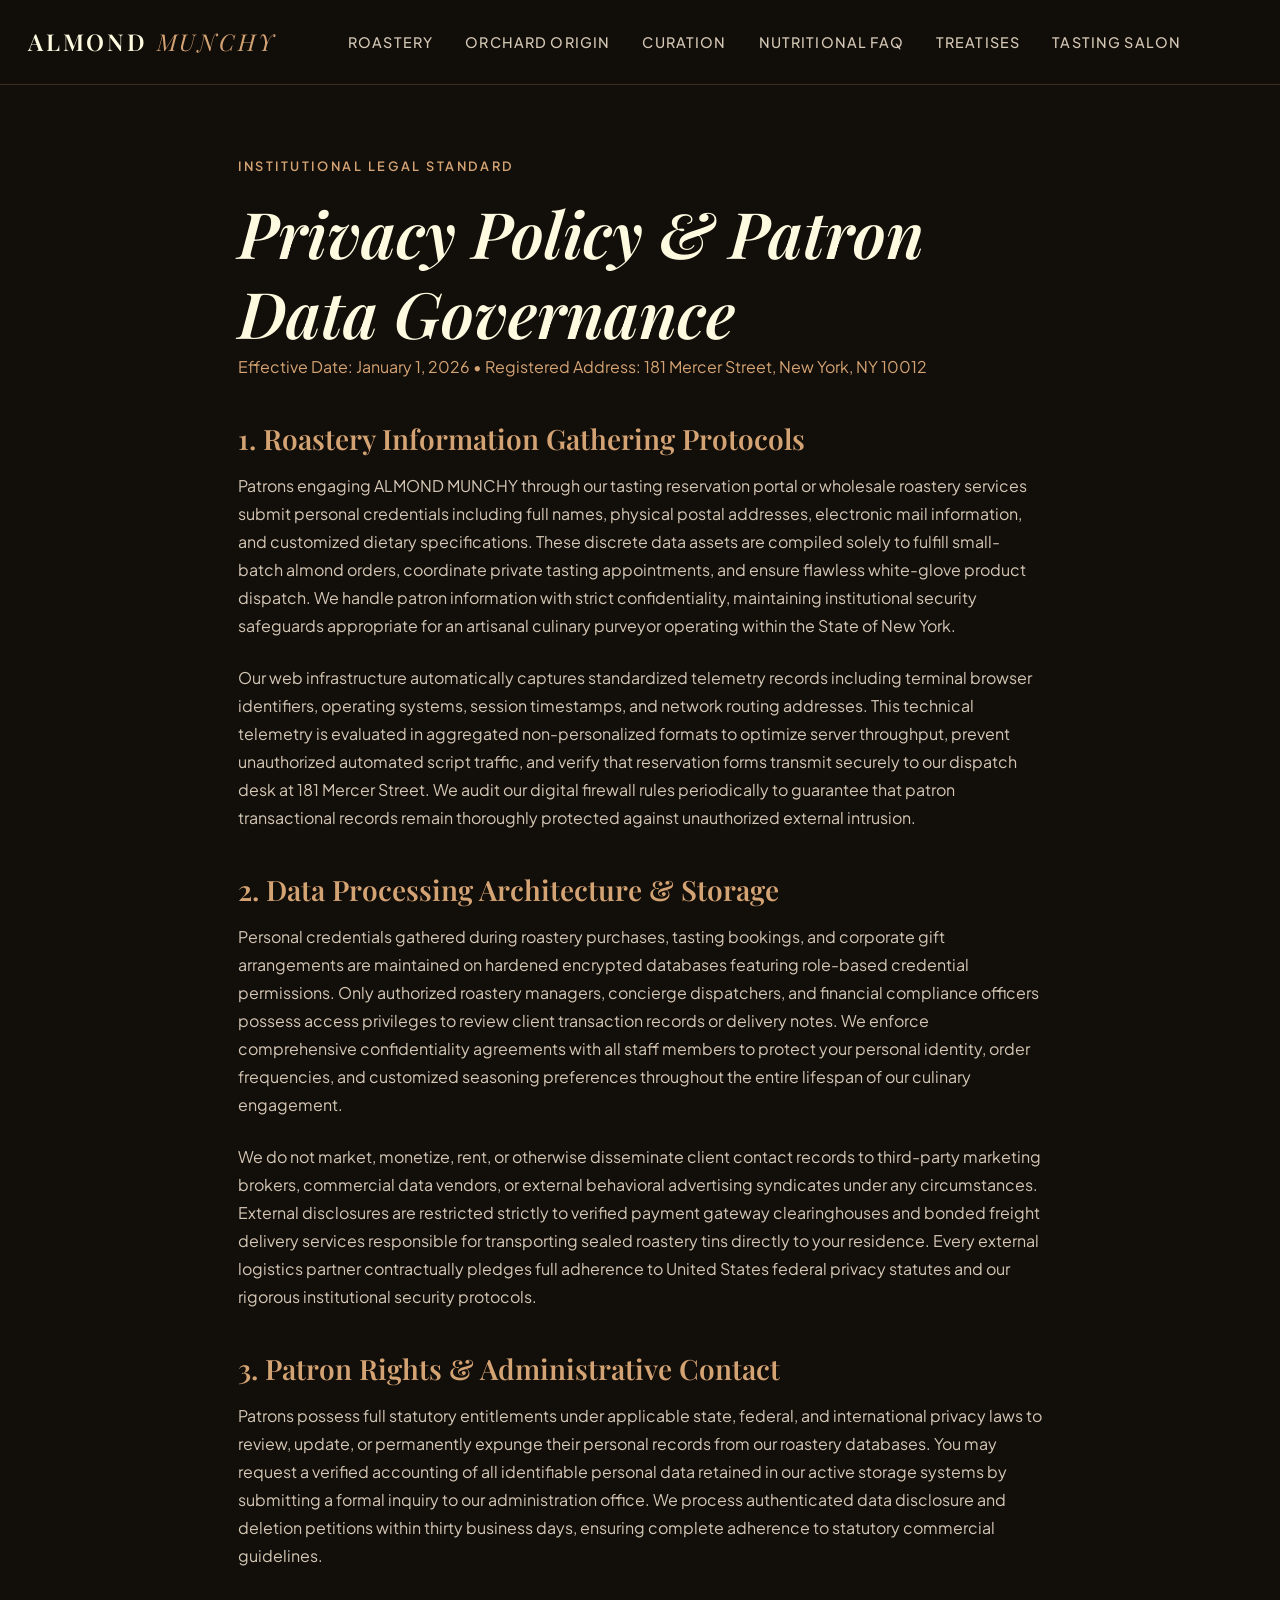
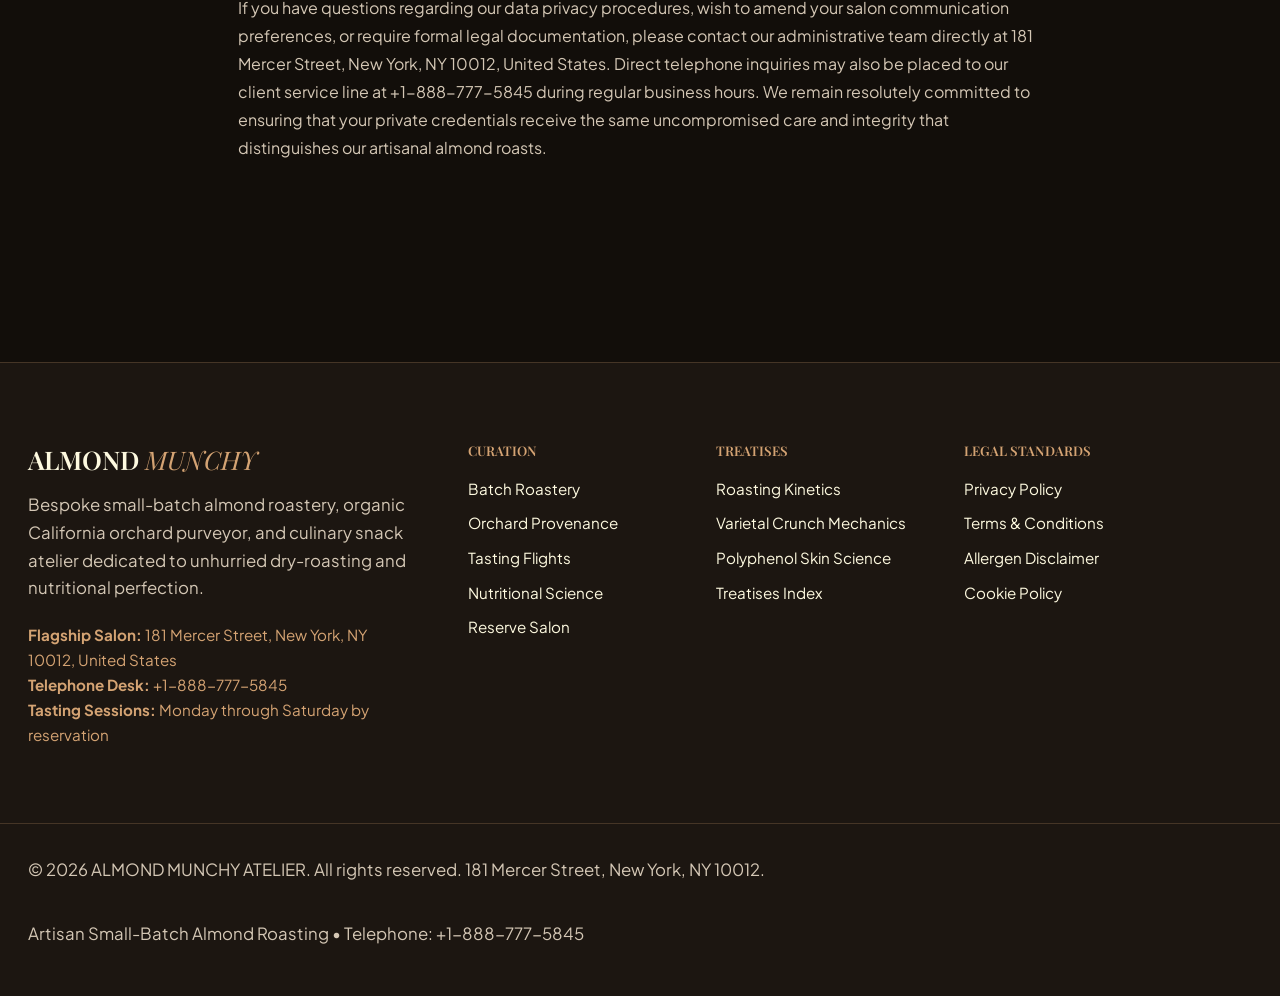
<file: privacy-policy.html>
<!DOCTYPE html>
<html lang="en">
<head>
  <meta charset="UTF-8">
  <meta name="viewport" content="width=device-width, initial-scale=1.0">
  <meta name="robots" content="index, follow">
  <script async src="https://www.googletagmanager.com/gtag/js?id=G-0LY0HY7L01"></script>
  <script>
    window.dataLayer = window.dataLayer || [];
    function gtag(){dataLayer.push(arguments);}
    gtag('js', new Date());
    gtag('config', 'G-0LY0HY7L01');
  </script>
  <link rel="preconnect" href="https://fonts.googleapis.com">
  <link rel="preconnect" href="https://fonts.gstatic.com" crossorigin>
  <link href="https://fonts.googleapis.com/css2?family=Playfair+Display:ital,wght@0,400..900;1,400..900&family=Plus+Jakarta+Sans:wght@300;400;500;600;700&display=swap" rel="stylesheet">
  <link rel="stylesheet" href="assets/css/style.css">

  <title>Privacy Policy | ALMOND MUNCHY Roastery</title>
  <meta name="description" content="Privacy policy of ALMOND MUNCHY at 181 Mercer Street, New York, NY 10012. Our institutional data protection and patron privacy standards.">
  <link rel="canonical" href="https://almondmunchy.com/privacy-policy.html">
</head>
<body>
  <header class="site-header">
    <div class="container nav-inner">
      <a href="index.html" class="brand-logo">
        ALMOND <span>MUNCHY</span>
      </a>
      <ul class="desktop-nav">
        <li><a href="index.html" class="">Roastery</a></li>
        <li><a href="about.html" class="">Orchard Origin</a></li>
        <li><a href="services.html" class="">Curation</a></li>
        <li><a href="faq.html" class="">Nutritional FAQ</a></li>
        <li><a href="blog.html" class="">Treatises</a></li>
        <li><a href="contact.html" class="">Tasting Salon</a></li>
      </ul>
      <div style="display:flex; align-items:center; gap:1rem;">
        <a href="contact.html" class="btn btn-almond" style="display:none; @media(min-width:768px){display:inline-flex;}">Reserve Tasting</a>
        <button class="mobile-toggle" id="mobile-toggle" aria-label="Toggle navigation drawer">
          <svg viewBox="0 0 24 24" fill="none" stroke="currentColor" stroke-width="2"><path d="M4 6h16M4 12h16M4 18h16"/></svg>
        </button>
      </div>
    </div>
  </header>
  
  <div class="drawer-overlay" id="drawer-overlay"></div>
  <div class="mobile-drawer" id="mobile-drawer">
    <div class="drawer-header">
      <div class="brand-logo" style="font-size:1.2rem;">ALMOND <span>MUNCHY</span></div>
      <button class="drawer-close" id="drawer-close" aria-label="Close drawer">&times;</button>
    </div>
    <ul class="drawer-nav">
      <li><a href="index.html">Roastery</a></li>
      <li><a href="about.html">Orchard Origin</a></li>
      <li><a href="services.html">Curation</a></li>
      <li><a href="faq.html">Nutritional FAQ</a></li>
      <li><a href="blog.html">Treatises</a></li>
      <li><a href="contact.html">Tasting Salon</a></li>
    </ul>
    <div style="margin-top:auto; padding-top:2rem; border-top:1px solid var(--color-border-subtle); font-size:0.85rem; color:var(--color-text-subtle);">
      <p style="color:#d4a373; margin-bottom:0.5rem;">181 Mercer Street, New York, NY 10012</p>
      <p style="margin-bottom:0.5rem;">Direct: +1-888-777-5845</p>
    </div>
  </div>
  
  <section class="section" style="padding-top:calc(var(--spacing-xxl) + 2rem);">
    <div class="container container-narrow policy-content">
      <span class="eyebrow">Institutional Legal Standard</span>
      <h1>Privacy Policy & Patron Data Governance</h1>
      <p style="color:var(--color-almond-gold); margin-bottom:2.5rem;">Effective Date: January 1, 2026 • Registered Address: 181 Mercer Street, New York, NY 10012</p>

      <section>
        <h2>1. Roastery Information Gathering Protocols</h2>
        <p>Patrons engaging ALMOND MUNCHY through our tasting reservation portal or wholesale roastery services submit personal credentials including full names, physical postal addresses, electronic mail information, and customized dietary specifications. These discrete data assets are compiled solely to fulfill small-batch almond orders, coordinate private tasting appointments, and ensure flawless white-glove product dispatch. We handle patron information with strict confidentiality, maintaining institutional security safeguards appropriate for an artisanal culinary purveyor operating within the State of New York.</p>
        <p>Our web infrastructure automatically captures standardized telemetry records including terminal browser identifiers, operating systems, session timestamps, and network routing addresses. This technical telemetry is evaluated in aggregated non-personalized formats to optimize server throughput, prevent unauthorized automated script traffic, and verify that reservation forms transmit securely to our dispatch desk at 181 Mercer Street. We audit our digital firewall rules periodically to guarantee that patron transactional records remain thoroughly protected against unauthorized external intrusion.</p>
      </section>

      <section>
        <h2>2. Data Processing Architecture & Storage</h2>
        <p>Personal credentials gathered during roastery purchases, tasting bookings, and corporate gift arrangements are maintained on hardened encrypted databases featuring role-based credential permissions. Only authorized roastery managers, concierge dispatchers, and financial compliance officers possess access privileges to review client transaction records or delivery notes. We enforce comprehensive confidentiality agreements with all staff members to protect your personal identity, order frequencies, and customized seasoning preferences throughout the entire lifespan of our culinary engagement.</p>
        <p>We do not market, monetize, rent, or otherwise disseminate client contact records to third-party marketing brokers, commercial data vendors, or external behavioral advertising syndicates under any circumstances. External disclosures are restricted strictly to verified payment gateway clearinghouses and bonded freight delivery services responsible for transporting sealed roastery tins directly to your residence. Every external logistics partner contractually pledges full adherence to United States federal privacy statutes and our rigorous institutional security protocols.</p>
      </section>

      <section>
        <h2>3. Patron Rights & Administrative Contact</h2>
        <p>Patrons possess full statutory entitlements under applicable state, federal, and international privacy laws to review, update, or permanently expunge their personal records from our roastery databases. You may request a verified accounting of all identifiable personal data retained in our active storage systems by submitting a formal inquiry to our administration office. We process authenticated data disclosure and deletion petitions within thirty business days, ensuring complete adherence to statutory commercial guidelines.</p>
        <p>If you have questions regarding our data privacy procedures, wish to amend your salon communication preferences, or require formal legal documentation, please contact our administrative team directly at 181 Mercer Street, New York, NY 10012, United States. Direct telephone inquiries may also be placed to our client service line at +1-888-777-5845 during regular business hours. We remain resolutely committed to ensuring that your private credentials receive the same uncompromised care and integrity that distinguishes our artisanal almond roasts.</p>
      </section>
    </div>
  </section>

  <footer class="site-footer">
    <div class="container footer-grid">
      <div>
        <h3 style="font-size:1.6rem; text-transform:uppercase; margin-bottom:1rem;">ALMOND <span style="color:#d4a373; font-style:italic; font-weight:400;">MUNCHY</span></h3>
        <p>Bespoke small-batch almond roastery, organic California orchard purveyor, and culinary snack atelier dedicated to unhurried dry-roasting and nutritional perfection.</p>
        <p style="color:#d4a373; font-size:0.95rem; margin-top:1rem;">
          <strong>Flagship Salon:</strong> 181 Mercer Street, New York, NY 10012, United States<br>
          <strong>Telephone Desk:</strong> +1-888-777-5845<br>
          <strong>Tasting Sessions:</strong> Monday through Saturday by reservation
        </p>
      </div>
      <div>
        <h5 style="color:#d4a373; text-transform:uppercase; margin-bottom:1rem; font-family:var(--font-serif);">Curation</h5>
        <ul style="list-style:none; display:flex; flex-direction:column; gap:0.6rem; font-size:0.95rem;">
          <li><a href="index.html">Batch Roastery</a></li>
          <li><a href="about.html">Orchard Provenance</a></li>
          <li><a href="services.html">Tasting Flights</a></li>
          <li><a href="faq.html">Nutritional Science</a></li>
          <li><a href="contact.html">Reserve Salon</a></li>
        </ul>
      </div>
      <div>
        <h5 style="color:#d4a373; text-transform:uppercase; margin-bottom:1rem; font-family:var(--font-serif);">Treatises</h5>
        <ul style="list-style:none; display:flex; flex-direction:column; gap:0.6rem; font-size:0.95rem;">
          <li><a href="blog/blog-1.html">Roasting Kinetics</a></li>
          <li><a href="blog/blog-2.html">Varietal Crunch Mechanics</a></li>
          <li><a href="blog/blog-3.html">Polyphenol Skin Science</a></li>
          <li><a href="blog.html">Treatises Index</a></li>
        </ul>
      </div>
      <div>
        <h5 style="color:#d4a373; text-transform:uppercase; margin-bottom:1rem; font-family:var(--font-serif);">Legal Standards</h5>
        <ul style="list-style:none; display:flex; flex-direction:column; gap:0.6rem; font-size:0.95rem;">
          <li><a href="privacy-policy.html">Privacy Policy</a></li>
          <li><a href="terms-and-conditions.html">Terms & Conditions</a></li>
          <li><a href="disclaimer.html">Allergen Disclaimer</a></li>
          <li><a href="cookie-policy.html">Cookie Policy</a></li>
        </ul>
      </div>
    </div>
    <div class="container footer-bottom">
      <p>&copy; 2026 ALMOND MUNCHY ATELIER. All rights reserved. 181 Mercer Street, New York, NY 10012.</p>
      <p>Artisan Small-Batch Almond Roasting • Telephone: +1-888-777-5845</p>
    </div>
  </footer>
  <script src="assets/js/main.js"></script>
</body>
</html>
</file>
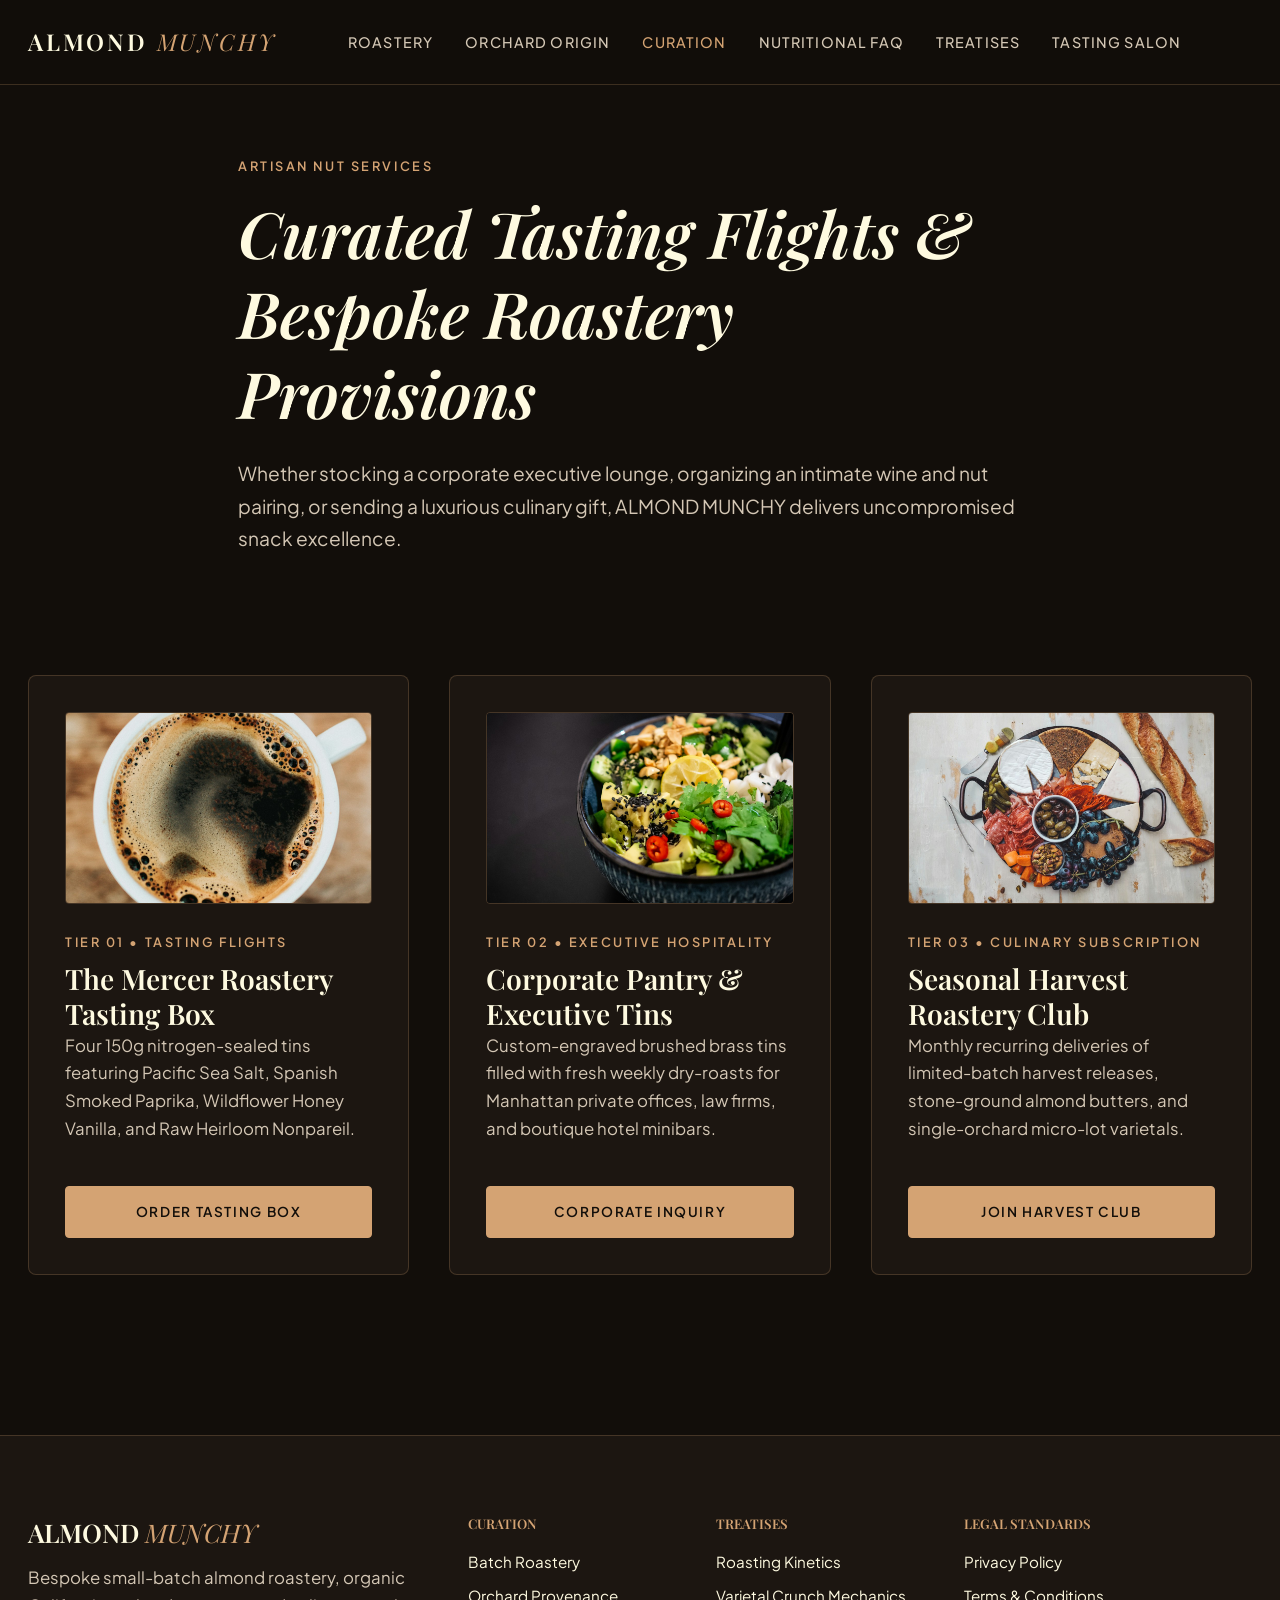
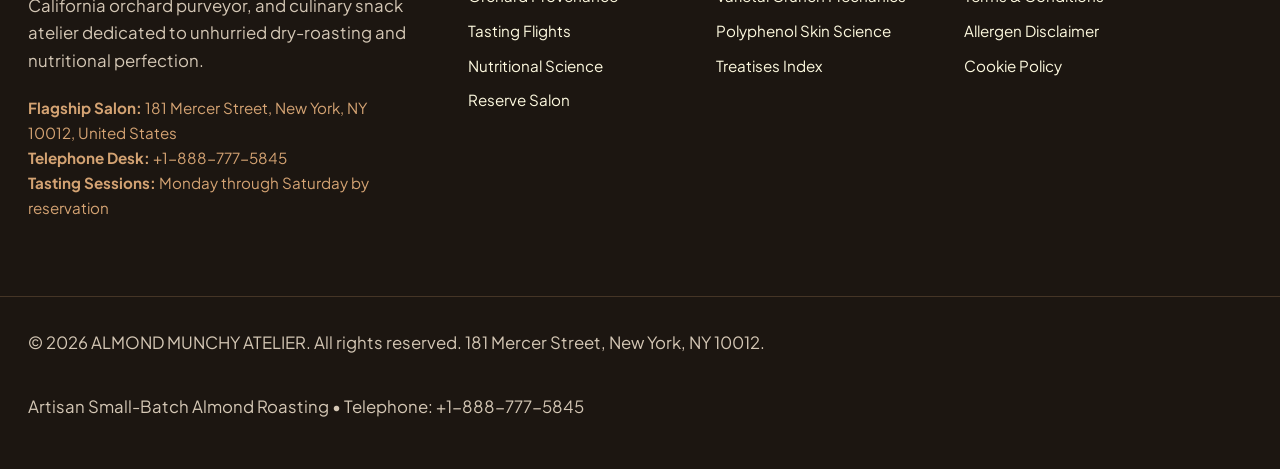
<file: services.html>
<!DOCTYPE html>
<html lang="en">
<head>
  <meta charset="UTF-8">
  <meta name="viewport" content="width=device-width, initial-scale=1.0">
  <meta name="robots" content="index, follow">
  <script async src="https://www.googletagmanager.com/gtag/js?id=G-0LY0HY7L01"></script>
  <script>
    window.dataLayer = window.dataLayer || [];
    function gtag(){dataLayer.push(arguments);}
    gtag('js', new Date());
    gtag('config', 'G-0LY0HY7L01');
  </script>
  <link rel="preconnect" href="https://fonts.googleapis.com">
  <link rel="preconnect" href="https://fonts.gstatic.com" crossorigin>
  <link href="https://fonts.googleapis.com/css2?family=Playfair+Display:ital,wght@0,400..900;1,400..900&family=Plus+Jakarta+Sans:wght@300;400;500;600;700&display=swap" rel="stylesheet">
  <link rel="stylesheet" href="assets/css/style.css">

  <title>Curated Snack Flights & Roastery Services | ALMOND MUNCHY</title>
  <meta name="description" content="Discover bespoke almond snack flights, corporate gift assortments, artisan pantry subscription, and private tasting sessions at 181 Mercer Street NYC.">
  <link rel="canonical" href="https://almondmunchy.com/services.html">
</head>
<body>
  <header class="site-header">
    <div class="container nav-inner">
      <a href="index.html" class="brand-logo">
        ALMOND <span>MUNCHY</span>
      </a>
      <ul class="desktop-nav">
        <li><a href="index.html" class="">Roastery</a></li>
        <li><a href="about.html" class="">Orchard Origin</a></li>
        <li><a href="services.html" class="active">Curation</a></li>
        <li><a href="faq.html" class="">Nutritional FAQ</a></li>
        <li><a href="blog.html" class="">Treatises</a></li>
        <li><a href="contact.html" class="">Tasting Salon</a></li>
      </ul>
      <div style="display:flex; align-items:center; gap:1rem;">
        <a href="contact.html" class="btn btn-almond" style="display:none; @media(min-width:768px){display:inline-flex;}">Reserve Tasting</a>
        <button class="mobile-toggle" id="mobile-toggle" aria-label="Toggle navigation drawer">
          <svg viewBox="0 0 24 24" fill="none" stroke="currentColor" stroke-width="2"><path d="M4 6h16M4 12h16M4 18h16"/></svg>
        </button>
      </div>
    </div>
  </header>
  
  <div class="drawer-overlay" id="drawer-overlay"></div>
  <div class="mobile-drawer" id="mobile-drawer">
    <div class="drawer-header">
      <div class="brand-logo" style="font-size:1.2rem;">ALMOND <span>MUNCHY</span></div>
      <button class="drawer-close" id="drawer-close" aria-label="Close drawer">&times;</button>
    </div>
    <ul class="drawer-nav">
      <li><a href="index.html">Roastery</a></li>
      <li><a href="about.html">Orchard Origin</a></li>
      <li><a href="services.html">Curation</a></li>
      <li><a href="faq.html">Nutritional FAQ</a></li>
      <li><a href="blog.html">Treatises</a></li>
      <li><a href="contact.html">Tasting Salon</a></li>
    </ul>
    <div style="margin-top:auto; padding-top:2rem; border-top:1px solid var(--color-border-subtle); font-size:0.85rem; color:var(--color-text-subtle);">
      <p style="color:#d4a373; margin-bottom:0.5rem;">181 Mercer Street, New York, NY 10012</p>
      <p style="margin-bottom:0.5rem;">Direct: +1-888-777-5845</p>
    </div>
  </div>
  
  <section class="section" style="padding-top:calc(var(--spacing-xxl) + 2rem);">
    <div class="container container-narrow">
      <span class="eyebrow">Artisan Nut Services</span>
      <h1>Curated Tasting Flights & Bespoke Roastery Provisions</h1>
      <p style="font-size:1.2rem; line-height:1.7; color:var(--color-text-muted); margin:1.5rem 0 2.5rem;">Whether stocking a corporate executive lounge, organizing an intimate wine and nut pairing, or sending a luxurious culinary gift, ALMOND MUNCHY delivers uncompromised snack excellence.</p>
    </div>
  </section>

  <section class="section" style="padding-top:0;">
    <div class="container">
      <div class="grid-3" style="gap:2.5rem;">
        <div class="snack-card">
          <img src="assets/images/roastery_espresso_almond_biscotti.jpg" alt="Morning double espresso paired with traditional twice-baked Tuscan almond biscotti" style="border-radius:var(--radius-sm); aspect-ratio:16/10; object-fit:cover; margin-bottom:1.5rem; border:1px solid var(--color-border-subtle);">
          <span class="eyebrow" style="margin-bottom:0.5rem;">Tier 01 • Tasting Flights</span>
          <h3>The Mercer Roastery Tasting Box</h3>
          <p>Four 150g nitrogen-sealed tins featuring Pacific Sea Salt, Spanish Smoked Paprika, Wildflower Honey Vanilla, and Raw Heirloom Nonpareil.</p>
          <a href="contact.html" class="btn btn-almond" style="width:100%; margin-top:1.5rem;">Order Tasting Box</a>
        </div>
        <div class="snack-card">
          <img src="assets/images/fresh_culinary_orchard_harvest.jpg" alt="Organic orchard harvest basket with sweet nuts, aromatic herbs, and citrus" style="border-radius:var(--radius-sm); aspect-ratio:16/10; object-fit:cover; margin-bottom:1.5rem; border:1px solid var(--color-border-subtle);">
          <span class="eyebrow" style="margin-bottom:0.5rem;">Tier 02 • Executive Hospitality</span>
          <h3>Corporate Pantry & Executive Tins</h3>
          <p>Custom-engraved brushed brass tins filled with fresh weekly dry-roasts for Manhattan private offices, law firms, and boutique hotel minibars.</p>
          <a href="contact.html" class="btn btn-almond" style="width:100%; margin-top:1.5rem;">Corporate Inquiry</a>
        </div>
        <div class="snack-card">
          <img src="assets/images/heirloom_tomatoes_roasted_almonds.jpg" alt="Sun-ripened heirloom tomatoes paired with roasted salted almond crunch" style="border-radius:var(--radius-sm); aspect-ratio:16/10; object-fit:cover; margin-bottom:1.5rem; border:1px solid var(--color-border-subtle);">
          <span class="eyebrow" style="margin-bottom:0.5rem;">Tier 03 • Culinary Subscription</span>
          <h3>Seasonal Harvest Roastery Club</h3>
          <p>Monthly recurring deliveries of limited-batch harvest releases, stone-ground almond butters, and single-orchard micro-lot varietals.</p>
          <a href="contact.html" class="btn btn-almond" style="width:100%; margin-top:1.5rem;">Join Harvest Club</a>
        </div>
      </div>
    </div>
  </section>

  <footer class="site-footer">
    <div class="container footer-grid">
      <div>
        <h3 style="font-size:1.6rem; text-transform:uppercase; margin-bottom:1rem;">ALMOND <span style="color:#d4a373; font-style:italic; font-weight:400;">MUNCHY</span></h3>
        <p>Bespoke small-batch almond roastery, organic California orchard purveyor, and culinary snack atelier dedicated to unhurried dry-roasting and nutritional perfection.</p>
        <p style="color:#d4a373; font-size:0.95rem; margin-top:1rem;">
          <strong>Flagship Salon:</strong> 181 Mercer Street, New York, NY 10012, United States<br>
          <strong>Telephone Desk:</strong> +1-888-777-5845<br>
          <strong>Tasting Sessions:</strong> Monday through Saturday by reservation
        </p>
      </div>
      <div>
        <h5 style="color:#d4a373; text-transform:uppercase; margin-bottom:1rem; font-family:var(--font-serif);">Curation</h5>
        <ul style="list-style:none; display:flex; flex-direction:column; gap:0.6rem; font-size:0.95rem;">
          <li><a href="index.html">Batch Roastery</a></li>
          <li><a href="about.html">Orchard Provenance</a></li>
          <li><a href="services.html">Tasting Flights</a></li>
          <li><a href="faq.html">Nutritional Science</a></li>
          <li><a href="contact.html">Reserve Salon</a></li>
        </ul>
      </div>
      <div>
        <h5 style="color:#d4a373; text-transform:uppercase; margin-bottom:1rem; font-family:var(--font-serif);">Treatises</h5>
        <ul style="list-style:none; display:flex; flex-direction:column; gap:0.6rem; font-size:0.95rem;">
          <li><a href="blog/blog-1.html">Roasting Kinetics</a></li>
          <li><a href="blog/blog-2.html">Varietal Crunch Mechanics</a></li>
          <li><a href="blog/blog-3.html">Polyphenol Skin Science</a></li>
          <li><a href="blog.html">Treatises Index</a></li>
        </ul>
      </div>
      <div>
        <h5 style="color:#d4a373; text-transform:uppercase; margin-bottom:1rem; font-family:var(--font-serif);">Legal Standards</h5>
        <ul style="list-style:none; display:flex; flex-direction:column; gap:0.6rem; font-size:0.95rem;">
          <li><a href="privacy-policy.html">Privacy Policy</a></li>
          <li><a href="terms-and-conditions.html">Terms & Conditions</a></li>
          <li><a href="disclaimer.html">Allergen Disclaimer</a></li>
          <li><a href="cookie-policy.html">Cookie Policy</a></li>
        </ul>
      </div>
    </div>
    <div class="container footer-bottom">
      <p>&copy; 2026 ALMOND MUNCHY ATELIER. All rights reserved. 181 Mercer Street, New York, NY 10012.</p>
      <p>Artisan Small-Batch Almond Roasting • Telephone: +1-888-777-5845</p>
    </div>
  </footer>
  <script src="assets/js/main.js"></script>
</body>
</html>
</file>
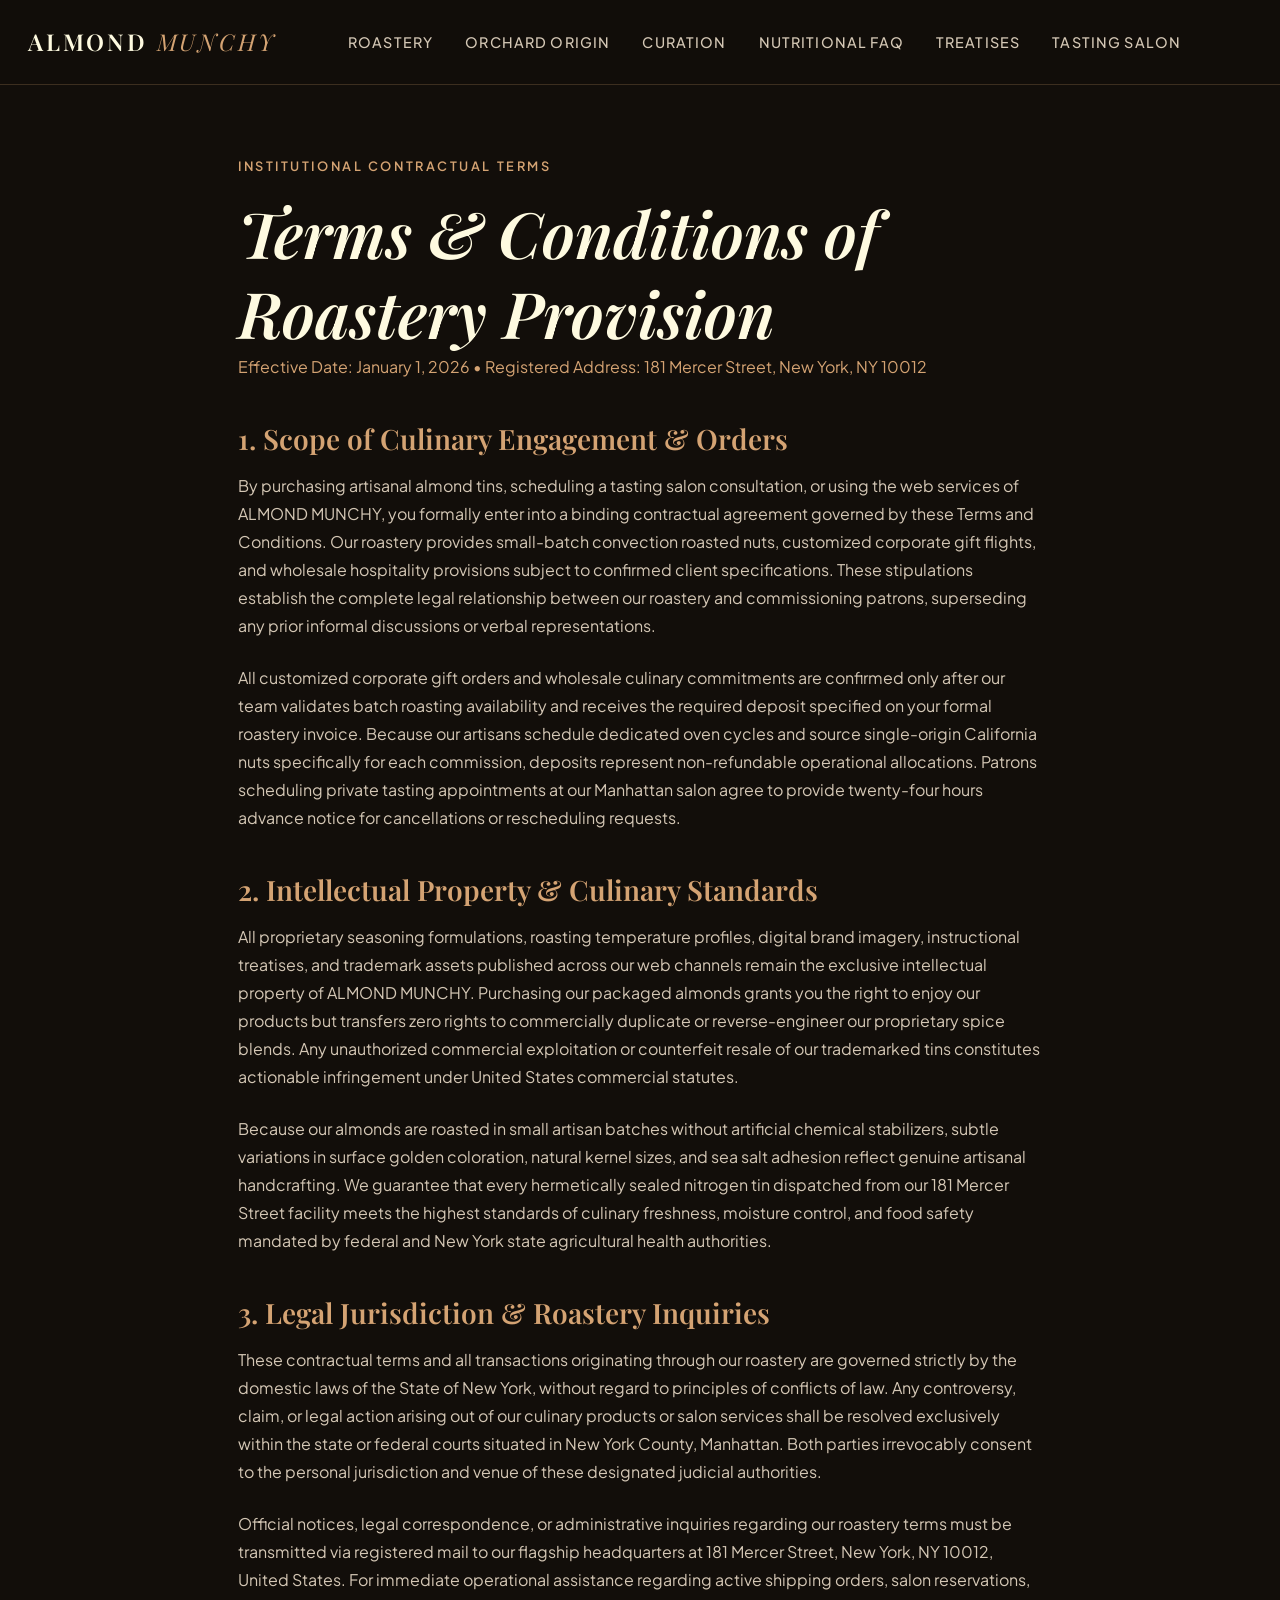
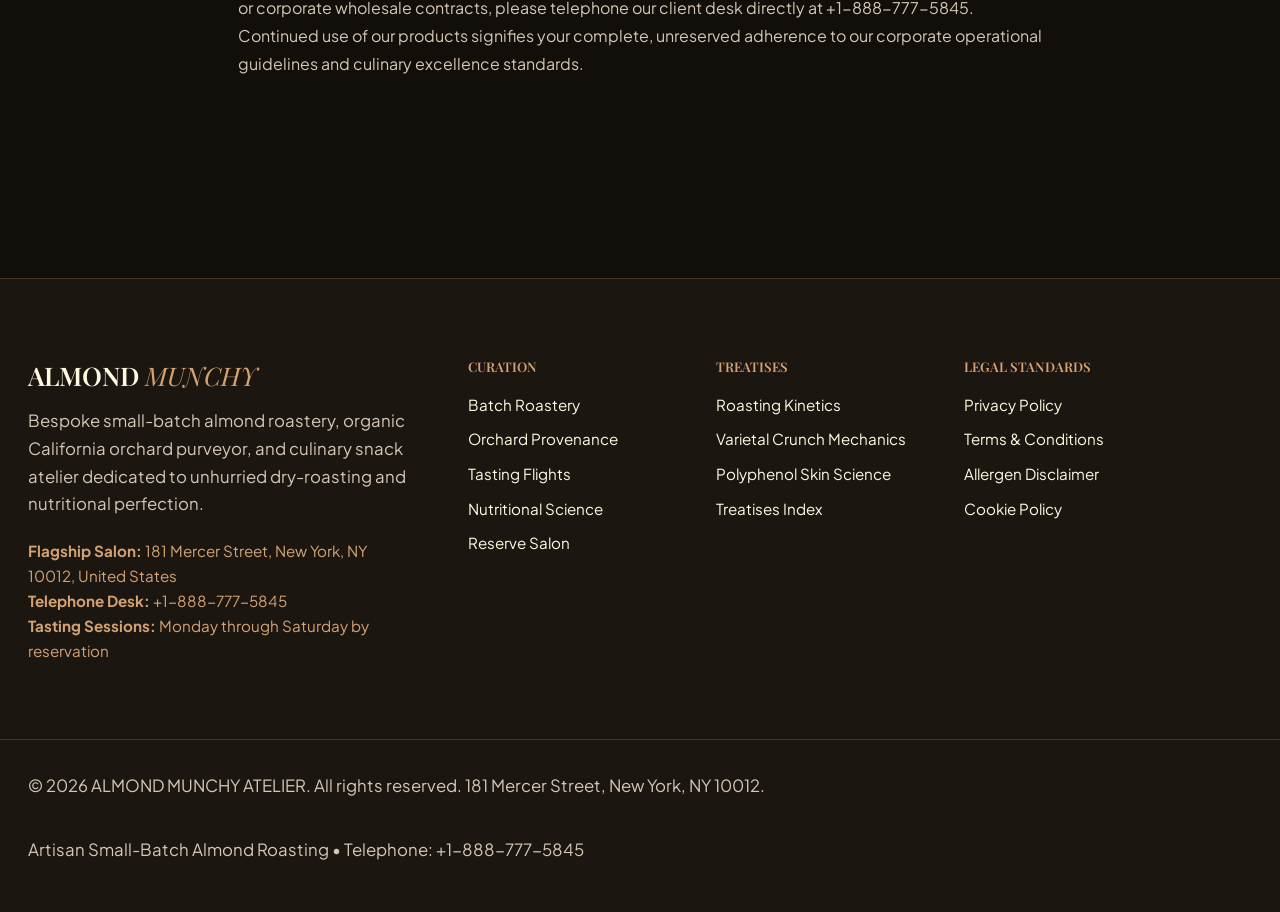
<file: terms-and-conditions.html>
<!DOCTYPE html>
<html lang="en">
<head>
  <meta charset="UTF-8">
  <meta name="viewport" content="width=device-width, initial-scale=1.0">
  <meta name="robots" content="index, follow">
  <script async src="https://www.googletagmanager.com/gtag/js?id=G-0LY0HY7L01"></script>
  <script>
    window.dataLayer = window.dataLayer || [];
    function gtag(){dataLayer.push(arguments);}
    gtag('js', new Date());
    gtag('config', 'G-0LY0HY7L01');
  </script>
  <link rel="preconnect" href="https://fonts.googleapis.com">
  <link rel="preconnect" href="https://fonts.gstatic.com" crossorigin>
  <link href="https://fonts.googleapis.com/css2?family=Playfair+Display:ital,wght@0,400..900;1,400..900&family=Plus+Jakarta+Sans:wght@300;400;500;600;700&display=swap" rel="stylesheet">
  <link rel="stylesheet" href="assets/css/style.css">

  <title>Terms & Conditions | ALMOND MUNCHY Roastery</title>
  <meta name="description" content="Terms and Conditions governing artisan almond orders, salon tasting reservations, and wholesale provisions at ALMOND MUNCHY, 181 Mercer Street NYC.">
  <link rel="canonical" href="https://almondmunchy.com/terms-and-conditions.html">
</head>
<body>
  <header class="site-header">
    <div class="container nav-inner">
      <a href="index.html" class="brand-logo">
        ALMOND <span>MUNCHY</span>
      </a>
      <ul class="desktop-nav">
        <li><a href="index.html" class="">Roastery</a></li>
        <li><a href="about.html" class="">Orchard Origin</a></li>
        <li><a href="services.html" class="">Curation</a></li>
        <li><a href="faq.html" class="">Nutritional FAQ</a></li>
        <li><a href="blog.html" class="">Treatises</a></li>
        <li><a href="contact.html" class="">Tasting Salon</a></li>
      </ul>
      <div style="display:flex; align-items:center; gap:1rem;">
        <a href="contact.html" class="btn btn-almond" style="display:none; @media(min-width:768px){display:inline-flex;}">Reserve Tasting</a>
        <button class="mobile-toggle" id="mobile-toggle" aria-label="Toggle navigation drawer">
          <svg viewBox="0 0 24 24" fill="none" stroke="currentColor" stroke-width="2"><path d="M4 6h16M4 12h16M4 18h16"/></svg>
        </button>
      </div>
    </div>
  </header>
  
  <div class="drawer-overlay" id="drawer-overlay"></div>
  <div class="mobile-drawer" id="mobile-drawer">
    <div class="drawer-header">
      <div class="brand-logo" style="font-size:1.2rem;">ALMOND <span>MUNCHY</span></div>
      <button class="drawer-close" id="drawer-close" aria-label="Close drawer">&times;</button>
    </div>
    <ul class="drawer-nav">
      <li><a href="index.html">Roastery</a></li>
      <li><a href="about.html">Orchard Origin</a></li>
      <li><a href="services.html">Curation</a></li>
      <li><a href="faq.html">Nutritional FAQ</a></li>
      <li><a href="blog.html">Treatises</a></li>
      <li><a href="contact.html">Tasting Salon</a></li>
    </ul>
    <div style="margin-top:auto; padding-top:2rem; border-top:1px solid var(--color-border-subtle); font-size:0.85rem; color:var(--color-text-subtle);">
      <p style="color:#d4a373; margin-bottom:0.5rem;">181 Mercer Street, New York, NY 10012</p>
      <p style="margin-bottom:0.5rem;">Direct: +1-888-777-5845</p>
    </div>
  </div>
  
  <section class="section" style="padding-top:calc(var(--spacing-xxl) + 2rem);">
    <div class="container container-narrow policy-content">
      <span class="eyebrow">Institutional Contractual Terms</span>
      <h1>Terms & Conditions of Roastery Provision</h1>
      <p style="color:var(--color-almond-gold); margin-bottom:2.5rem;">Effective Date: January 1, 2026 • Registered Address: 181 Mercer Street, New York, NY 10012</p>

      <section>
        <h2>1. Scope of Culinary Engagement & Orders</h2>
        <p>By purchasing artisanal almond tins, scheduling a tasting salon consultation, or using the web services of ALMOND MUNCHY, you formally enter into a binding contractual agreement governed by these Terms and Conditions. Our roastery provides small-batch convection roasted nuts, customized corporate gift flights, and wholesale hospitality provisions subject to confirmed client specifications. These stipulations establish the complete legal relationship between our roastery and commissioning patrons, superseding any prior informal discussions or verbal representations.</p>
        <p>All customized corporate gift orders and wholesale culinary commitments are confirmed only after our team validates batch roasting availability and receives the required deposit specified on your formal roastery invoice. Because our artisans schedule dedicated oven cycles and source single-origin California nuts specifically for each commission, deposits represent non-refundable operational allocations. Patrons scheduling private tasting appointments at our Manhattan salon agree to provide twenty-four hours advance notice for cancellations or rescheduling requests.</p>
      </section>

      <section>
        <h2>2. Intellectual Property & Culinary Standards</h2>
        <p>All proprietary seasoning formulations, roasting temperature profiles, digital brand imagery, instructional treatises, and trademark assets published across our web channels remain the exclusive intellectual property of ALMOND MUNCHY. Purchasing our packaged almonds grants you the right to enjoy our products but transfers zero rights to commercially duplicate or reverse-engineer our proprietary spice blends. Any unauthorized commercial exploitation or counterfeit resale of our trademarked tins constitutes actionable infringement under United States commercial statutes.</p>
        <p>Because our almonds are roasted in small artisan batches without artificial chemical stabilizers, subtle variations in surface golden coloration, natural kernel sizes, and sea salt adhesion reflect genuine artisanal handcrafting. We guarantee that every hermetically sealed nitrogen tin dispatched from our 181 Mercer Street facility meets the highest standards of culinary freshness, moisture control, and food safety mandated by federal and New York state agricultural health authorities.</p>
      </section>

      <section>
        <h2>3. Legal Jurisdiction & Roastery Inquiries</h2>
        <p>These contractual terms and all transactions originating through our roastery are governed strictly by the domestic laws of the State of New York, without regard to principles of conflicts of law. Any controversy, claim, or legal action arising out of our culinary products or salon services shall be resolved exclusively within the state or federal courts situated in New York County, Manhattan. Both parties irrevocably consent to the personal jurisdiction and venue of these designated judicial authorities.</p>
        <p>Official notices, legal correspondence, or administrative inquiries regarding our roastery terms must be transmitted via registered mail to our flagship headquarters at 181 Mercer Street, New York, NY 10012, United States. For immediate operational assistance regarding active shipping orders, salon reservations, or corporate wholesale contracts, please telephone our client desk directly at +1-888-777-5845. Continued use of our products signifies your complete, unreserved adherence to our corporate operational guidelines and culinary excellence standards.</p>
      </section>
    </div>
  </section>

  <footer class="site-footer">
    <div class="container footer-grid">
      <div>
        <h3 style="font-size:1.6rem; text-transform:uppercase; margin-bottom:1rem;">ALMOND <span style="color:#d4a373; font-style:italic; font-weight:400;">MUNCHY</span></h3>
        <p>Bespoke small-batch almond roastery, organic California orchard purveyor, and culinary snack atelier dedicated to unhurried dry-roasting and nutritional perfection.</p>
        <p style="color:#d4a373; font-size:0.95rem; margin-top:1rem;">
          <strong>Flagship Salon:</strong> 181 Mercer Street, New York, NY 10012, United States<br>
          <strong>Telephone Desk:</strong> +1-888-777-5845<br>
          <strong>Tasting Sessions:</strong> Monday through Saturday by reservation
        </p>
      </div>
      <div>
        <h5 style="color:#d4a373; text-transform:uppercase; margin-bottom:1rem; font-family:var(--font-serif);">Curation</h5>
        <ul style="list-style:none; display:flex; flex-direction:column; gap:0.6rem; font-size:0.95rem;">
          <li><a href="index.html">Batch Roastery</a></li>
          <li><a href="about.html">Orchard Provenance</a></li>
          <li><a href="services.html">Tasting Flights</a></li>
          <li><a href="faq.html">Nutritional Science</a></li>
          <li><a href="contact.html">Reserve Salon</a></li>
        </ul>
      </div>
      <div>
        <h5 style="color:#d4a373; text-transform:uppercase; margin-bottom:1rem; font-family:var(--font-serif);">Treatises</h5>
        <ul style="list-style:none; display:flex; flex-direction:column; gap:0.6rem; font-size:0.95rem;">
          <li><a href="blog/blog-1.html">Roasting Kinetics</a></li>
          <li><a href="blog/blog-2.html">Varietal Crunch Mechanics</a></li>
          <li><a href="blog/blog-3.html">Polyphenol Skin Science</a></li>
          <li><a href="blog.html">Treatises Index</a></li>
        </ul>
      </div>
      <div>
        <h5 style="color:#d4a373; text-transform:uppercase; margin-bottom:1rem; font-family:var(--font-serif);">Legal Standards</h5>
        <ul style="list-style:none; display:flex; flex-direction:column; gap:0.6rem; font-size:0.95rem;">
          <li><a href="privacy-policy.html">Privacy Policy</a></li>
          <li><a href="terms-and-conditions.html">Terms & Conditions</a></li>
          <li><a href="disclaimer.html">Allergen Disclaimer</a></li>
          <li><a href="cookie-policy.html">Cookie Policy</a></li>
        </ul>
      </div>
    </div>
    <div class="container footer-bottom">
      <p>&copy; 2026 ALMOND MUNCHY ATELIER. All rights reserved. 181 Mercer Street, New York, NY 10012.</p>
      <p>Artisan Small-Batch Almond Roasting • Telephone: +1-888-777-5845</p>
    </div>
  </footer>
  <script src="assets/js/main.js"></script>
</body>
</html>
</file>
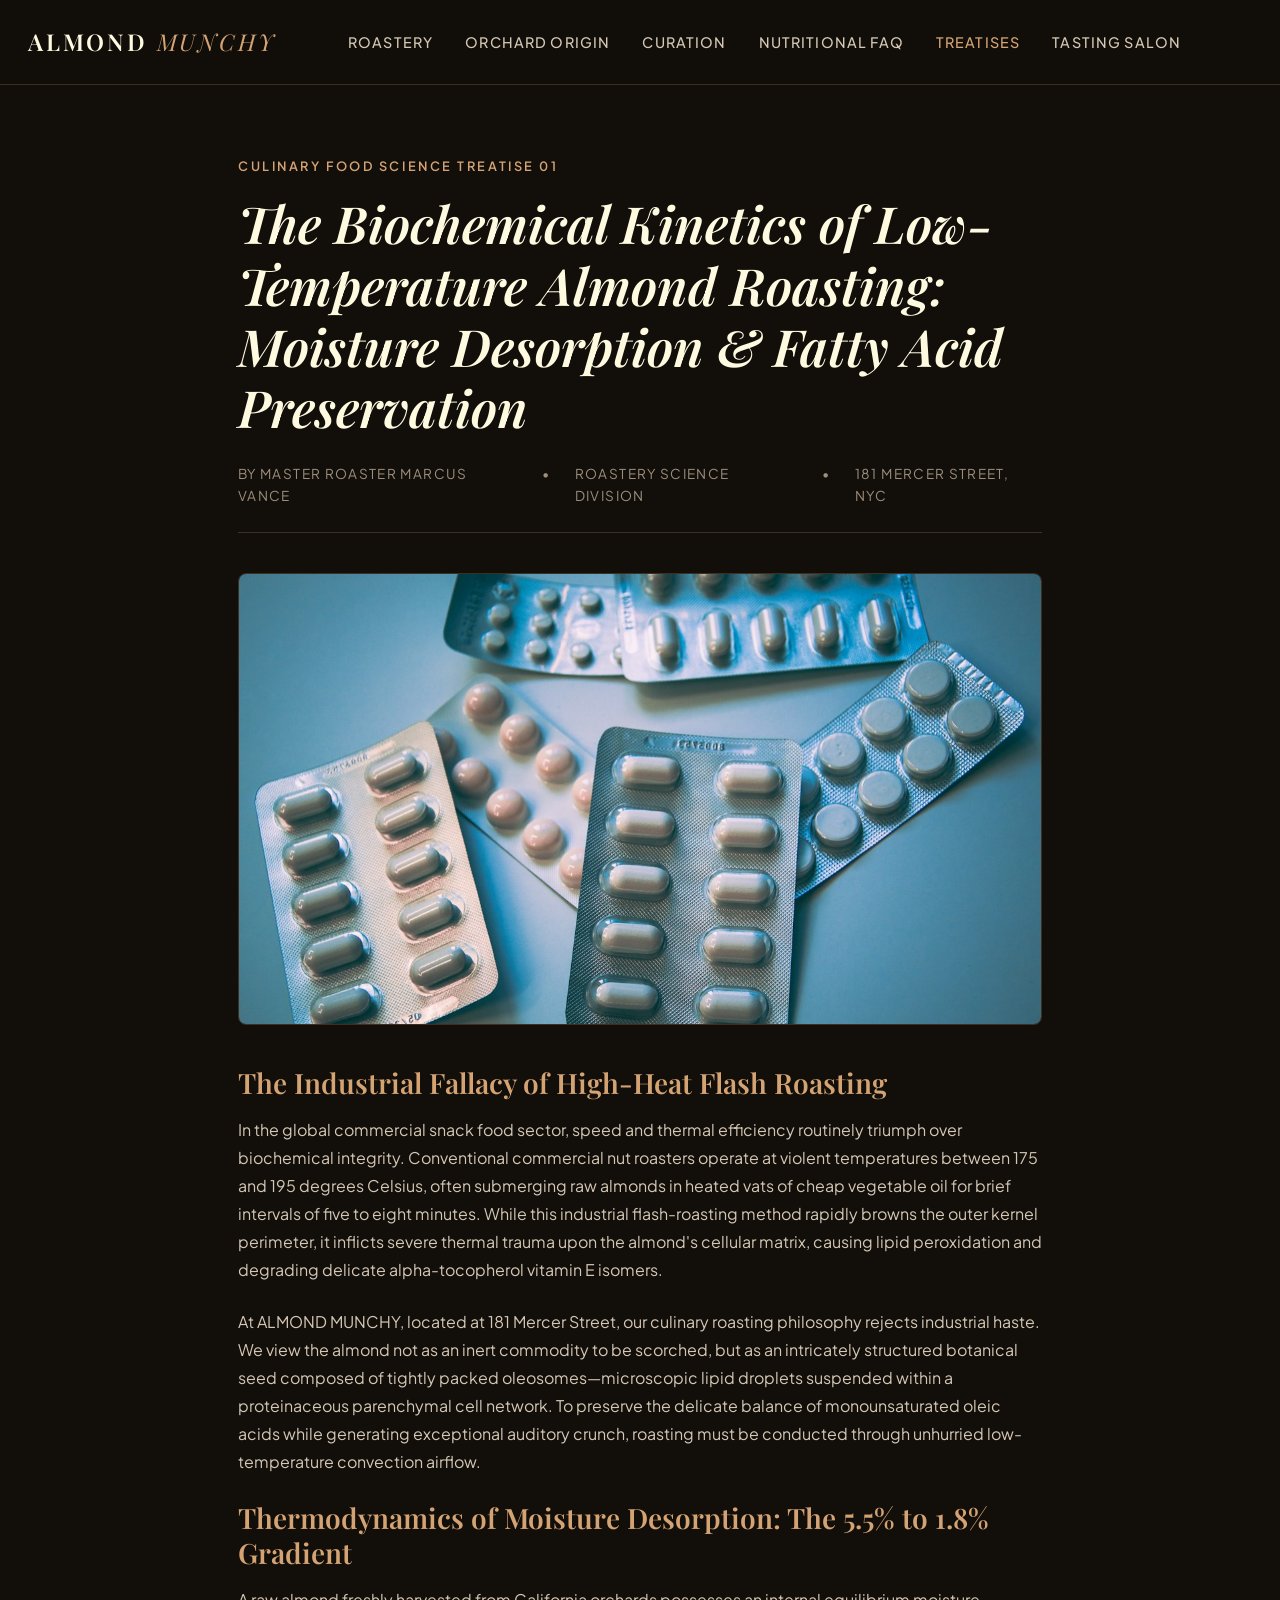
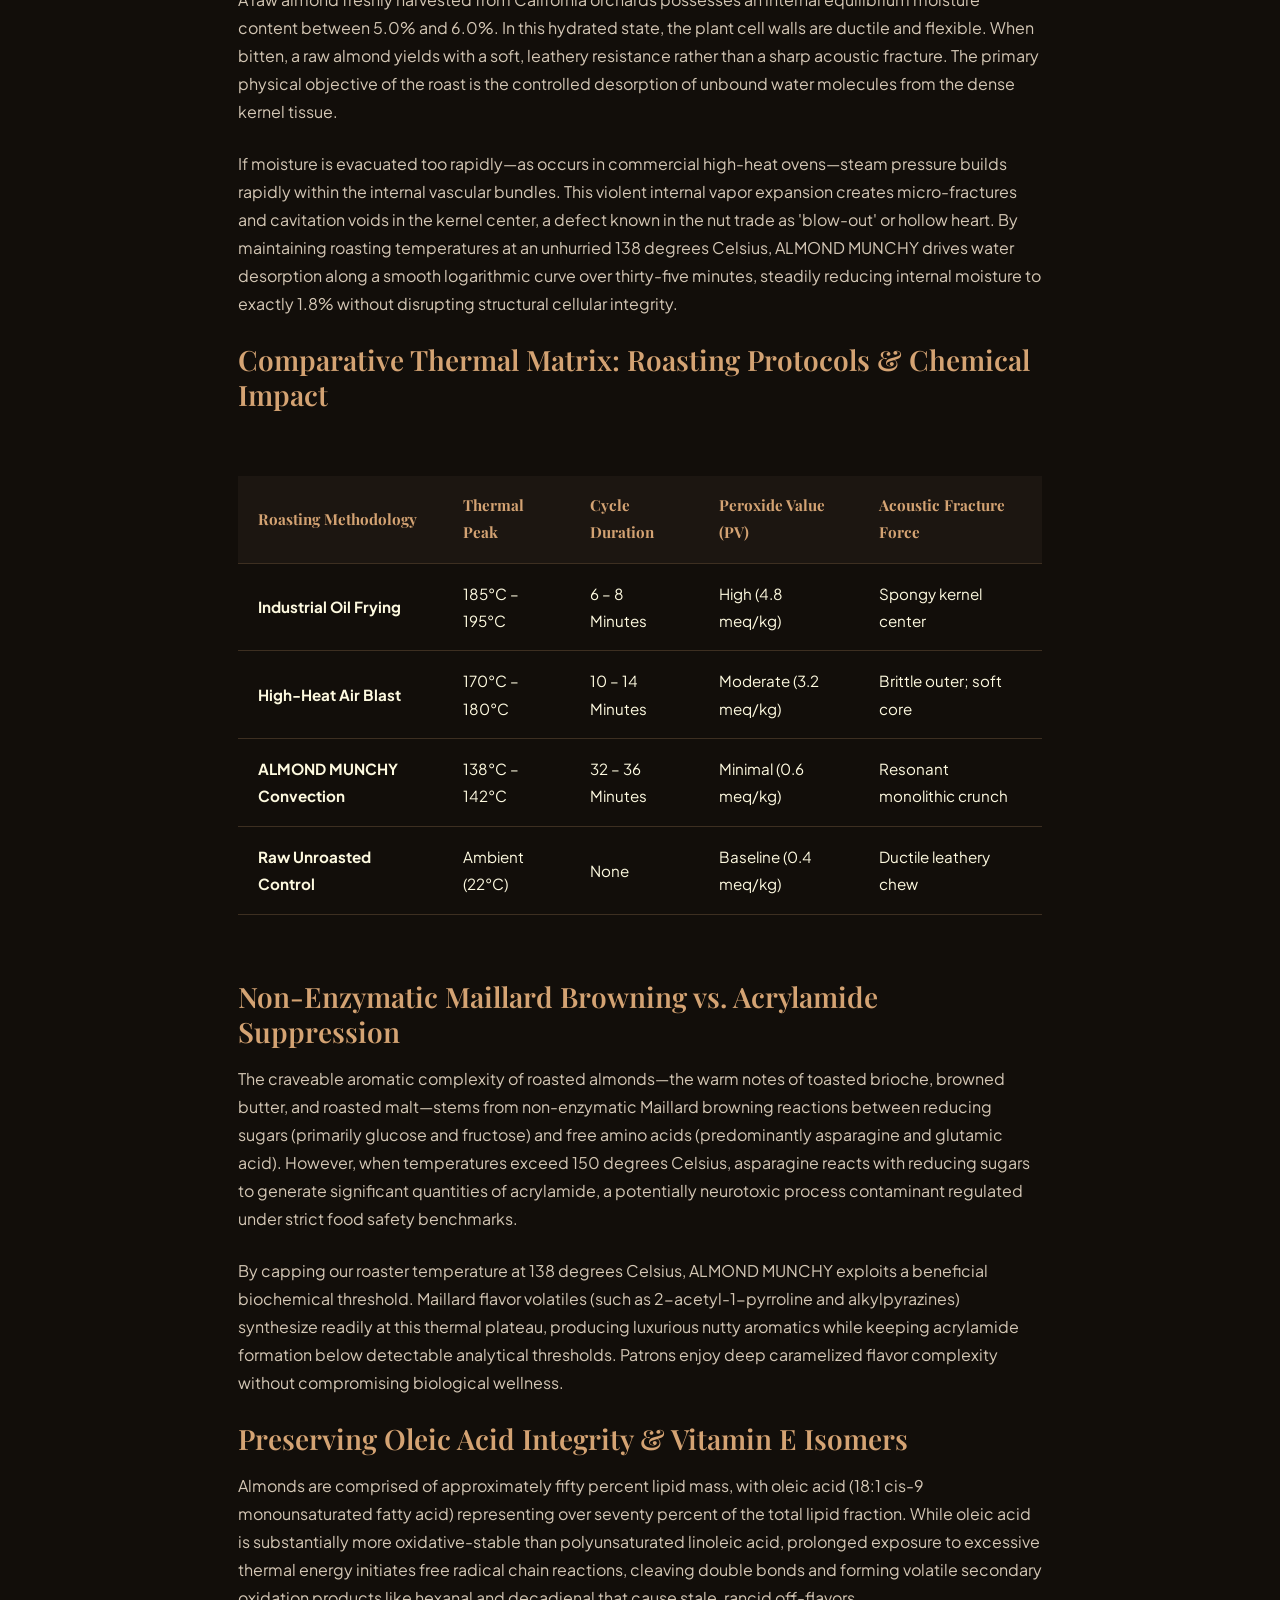
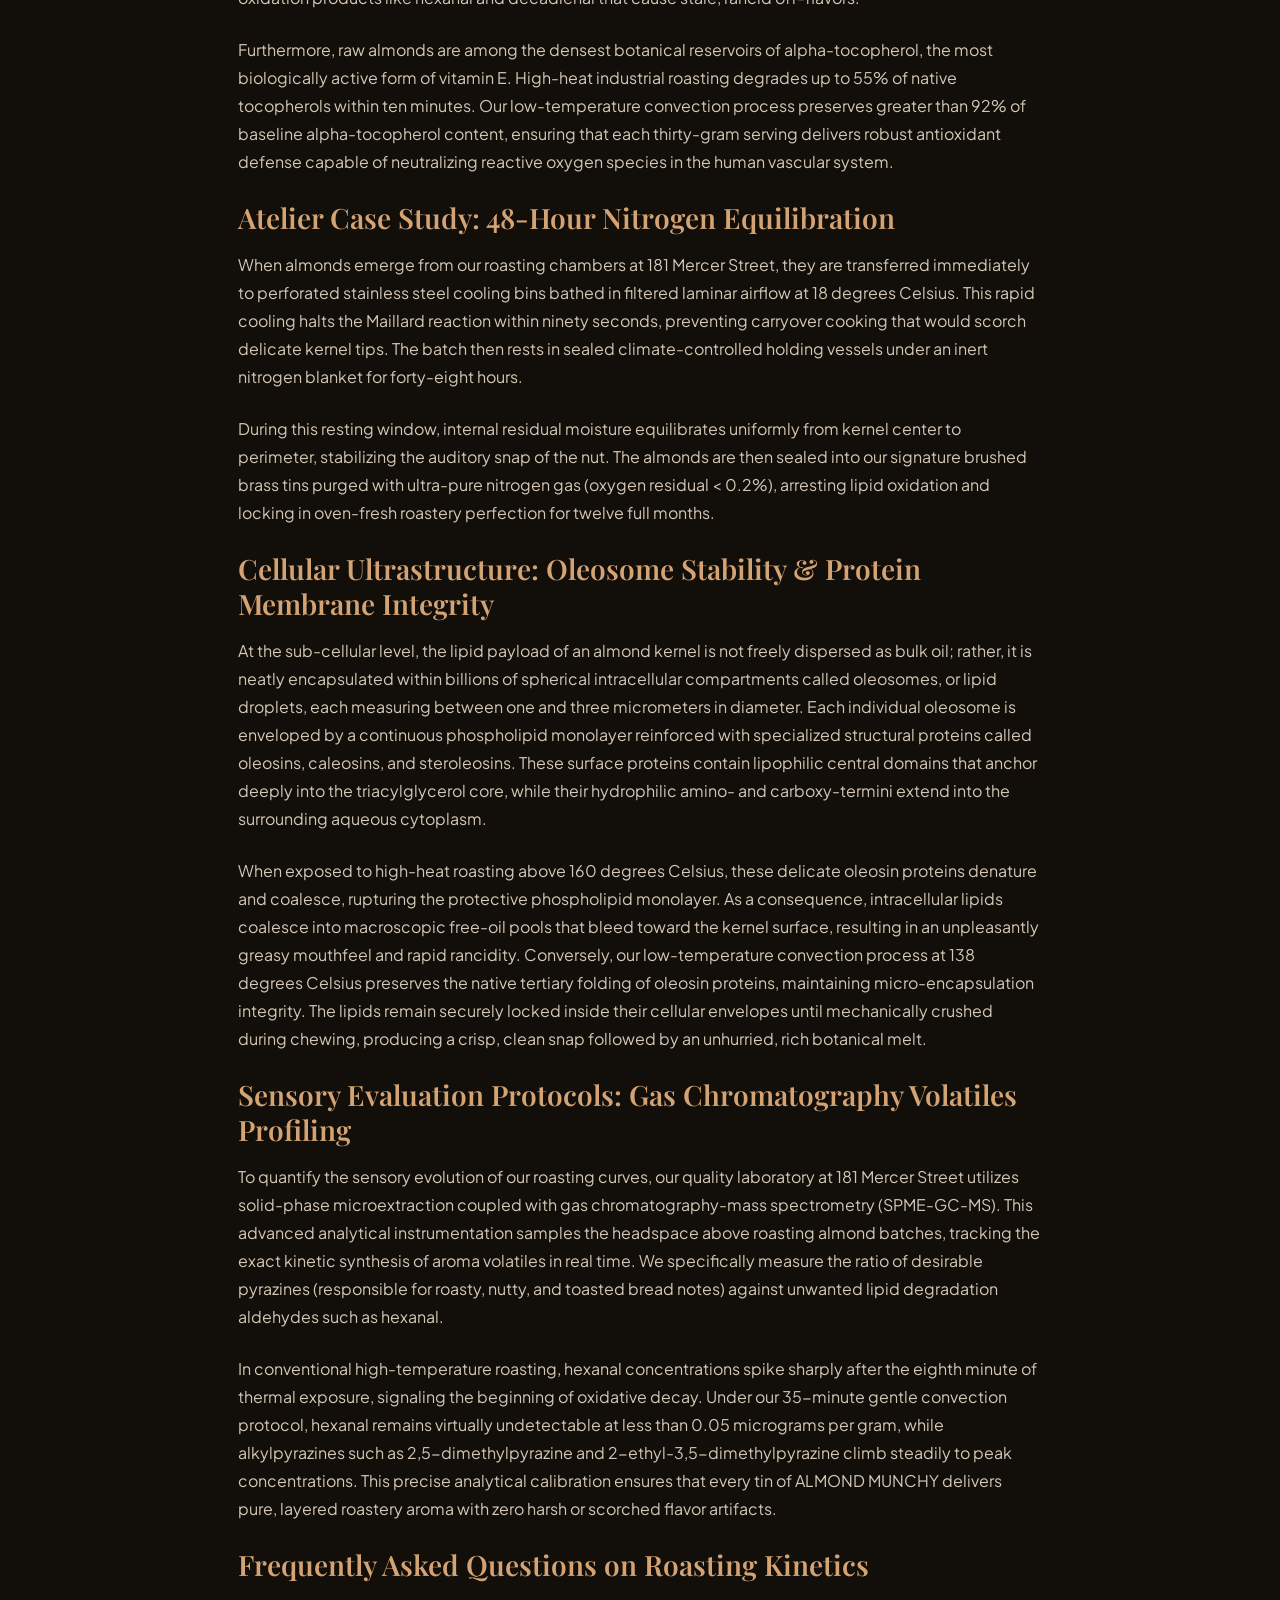
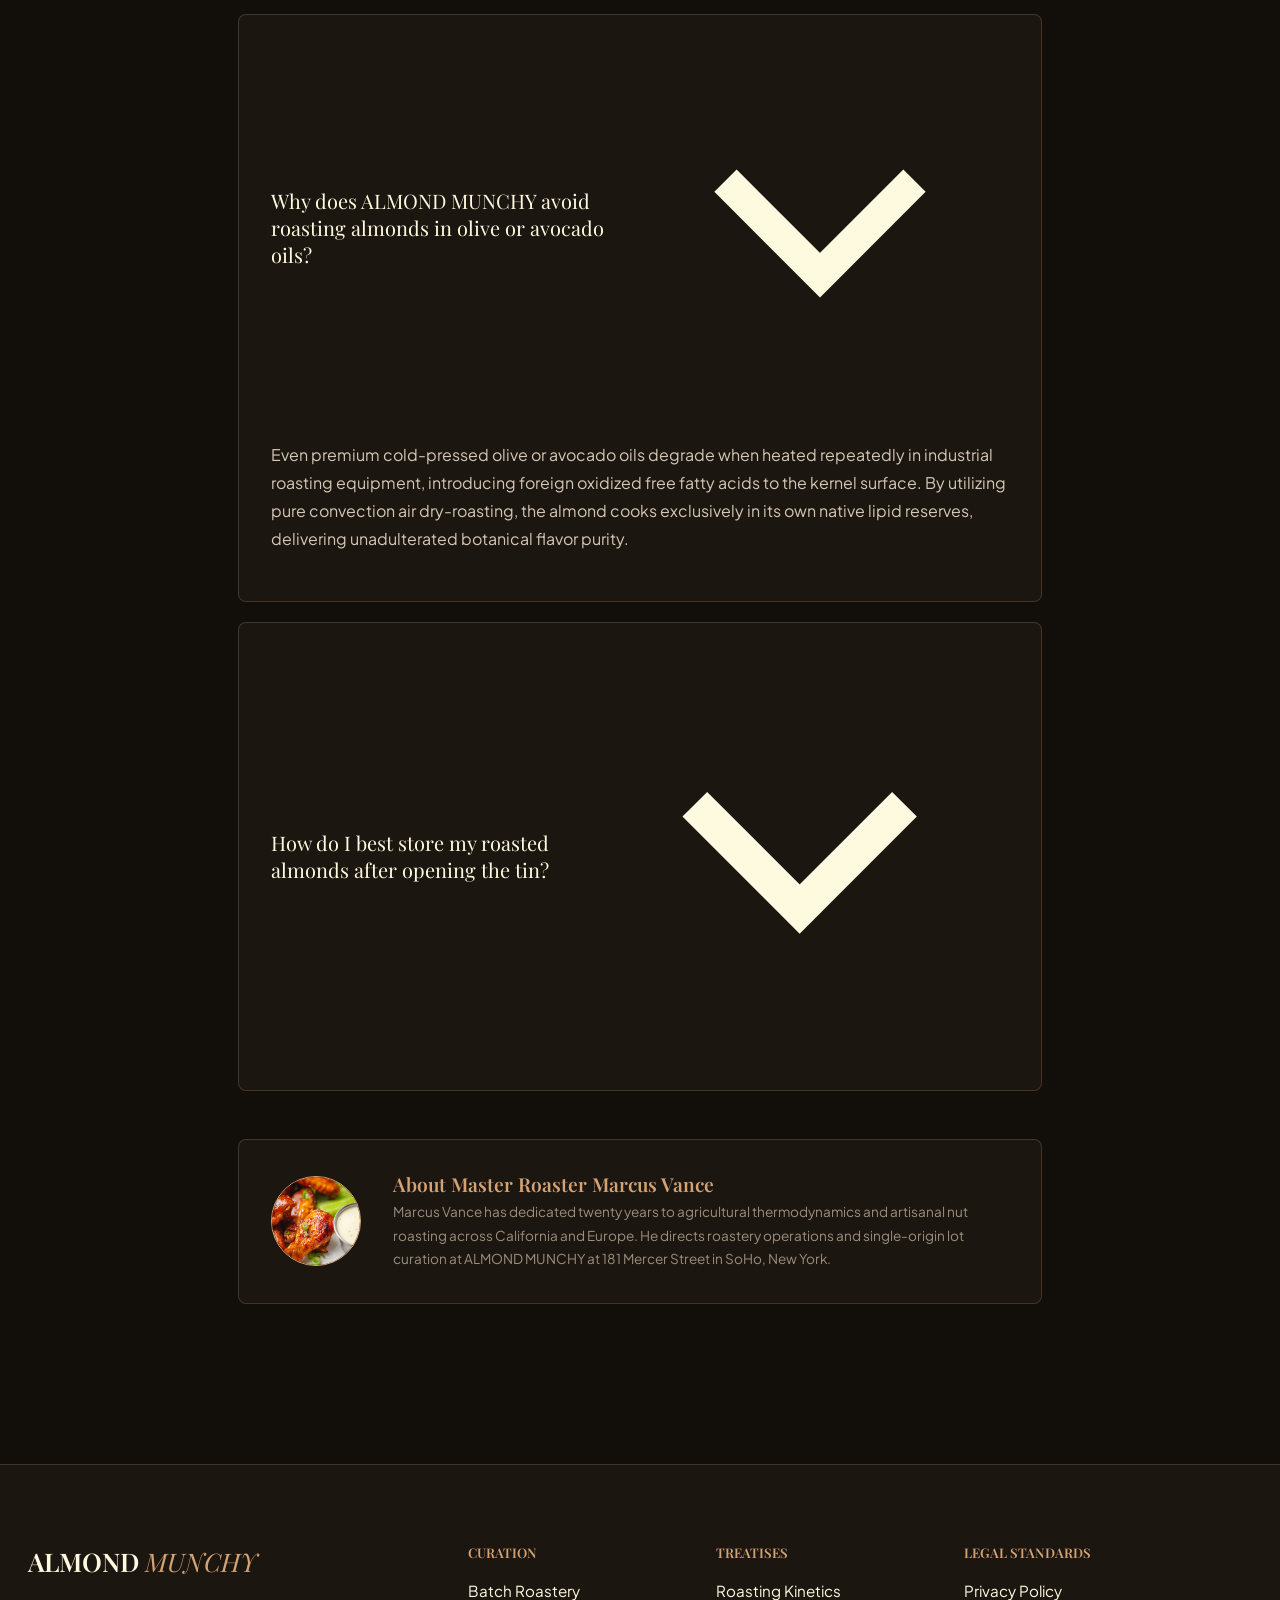
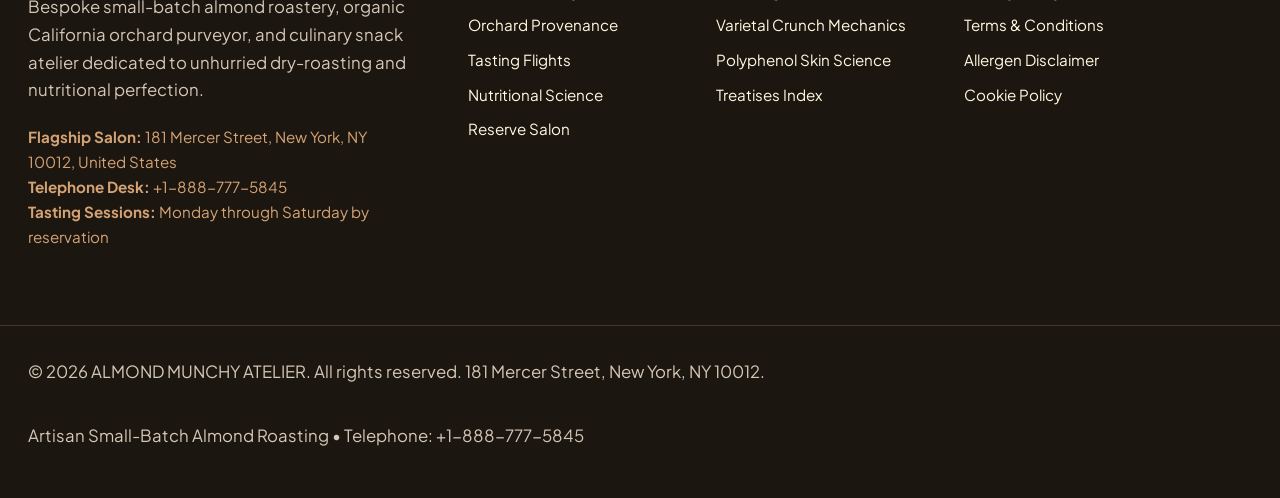
<file: blog/blog-1.html>
<!DOCTYPE html>
<html lang="en">
<head>
  <meta charset="UTF-8">
  <meta name="viewport" content="width=device-width, initial-scale=1.0">
  <meta name="robots" content="index, follow">
  <script async src="https://www.googletagmanager.com/gtag/js?id=G-0LY0HY7L01"></script>
  <script>
    window.dataLayer = window.dataLayer || [];
    function gtag(){dataLayer.push(arguments);}
    gtag('js', new Date());
    gtag('config', 'G-0LY0HY7L01');
  </script>
  <link rel="preconnect" href="https://fonts.googleapis.com">
  <link rel="preconnect" href="https://fonts.gstatic.com" crossorigin>
  <link href="https://fonts.googleapis.com/css2?family=Playfair+Display:ital,wght@0,400..900;1,400..900&family=Plus+Jakarta+Sans:wght@300;400;500;600;700&display=swap" rel="stylesheet">
  <link rel="stylesheet" href="../assets/css/style.css">

  <title>Biochemical Kinetics of Low-Temperature Almond Roasting | ALMOND MUNCHY</title>
  <meta name="description" content="A 1,380+ word technical culinary treatise on moisture desorption, Maillard kinetics, and lipid stability during low-temperature dry almond roasting.">
  <link rel="canonical" href="https://almondmunchy.com/blog/blog-1.html">
</head>
<body>
  <header class="site-header">
    <div class="container nav-inner">
      <a href="../index.html" class="brand-logo">
        ALMOND <span>MUNCHY</span>
      </a>
      <ul class="desktop-nav">
        <li><a href="../index.html" class="">Roastery</a></li>
        <li><a href="../about.html" class="">Orchard Origin</a></li>
        <li><a href="../services.html" class="">Curation</a></li>
        <li><a href="../faq.html" class="">Nutritional FAQ</a></li>
        <li><a href="../blog.html" class="active">Treatises</a></li>
        <li><a href="../contact.html" class="">Tasting Salon</a></li>
      </ul>
      <div style="display:flex; align-items:center; gap:1rem;">
        <a href="../contact.html" class="btn btn-almond" style="display:none; @media(min-width:768px){display:inline-flex;}">Reserve Tasting</a>
        <button class="mobile-toggle" id="mobile-toggle" aria-label="Toggle navigation drawer">
          <svg viewBox="0 0 24 24" fill="none" stroke="currentColor" stroke-width="2"><path d="M4 6h16M4 12h16M4 18h16"/></svg>
        </button>
      </div>
    </div>
  </header>
  
  <div class="drawer-overlay" id="drawer-overlay"></div>
  <div class="mobile-drawer" id="mobile-drawer">
    <div class="drawer-header">
      <div class="brand-logo" style="font-size:1.2rem;">ALMOND <span>MUNCHY</span></div>
      <button class="drawer-close" id="drawer-close" aria-label="Close drawer">&times;</button>
    </div>
    <ul class="drawer-nav">
      <li><a href="../index.html">Roastery</a></li>
      <li><a href="../about.html">Orchard Origin</a></li>
      <li><a href="../services.html">Curation</a></li>
      <li><a href="../faq.html">Nutritional FAQ</a></li>
      <li><a href="../blog.html">Treatises</a></li>
      <li><a href="../contact.html">Tasting Salon</a></li>
    </ul>
    <div style="margin-top:auto; padding-top:2rem; border-top:1px solid var(--color-border-subtle); font-size:0.85rem; color:var(--color-text-subtle);">
      <p style="color:#d4a373; margin-bottom:0.5rem;">181 Mercer Street, New York, NY 10012</p>
      <p style="margin-bottom:0.5rem;">Direct: +1-888-777-5845</p>
    </div>
  </div>
  
  <article class="section" style="padding-top:calc(var(--spacing-xxl) + 2rem);">
    <div class="container container-narrow">
      <span class="eyebrow">Culinary Food Science Treatise 01</span>
      <h1 style="font-size:clamp(2rem, 4vw, 3.25rem); line-height:1.2; margin-bottom:1.5rem;">The Biochemical Kinetics of Low-Temperature Almond Roasting: Moisture Desorption & Fatty Acid Preservation</h1>
      
      <div style="display:flex; gap:1.5rem; color:var(--color-text-subtle); font-size:0.85rem; text-transform:uppercase; letter-spacing:0.1em; margin-bottom:2.5rem; padding-bottom:1.5rem; border-bottom:1px solid var(--color-border-subtle);">
        <span>By Master Roaster Marcus Vance</span>
        <span>•</span>
        <span>Roastery Science Division</span>
        <span>•</span>
        <span>181 Mercer Street, NYC</span>
      </div>

      <img src="../assets/images/honey_glazed_roasted_almond_crunch.jpg" alt="Caramelized honey-glazed roasted almond snack with natural botanical crunch" style="width:100%; border-radius:var(--radius-md); margin-bottom:2.5rem; border:1px solid var(--color-border-subtle); aspect-ratio:16/9; object-fit:cover;">

      <div class="policy-content" style="font-size:1.05rem; line-height:1.8;">
        <h2>The Industrial Fallacy of High-Heat Flash Roasting</h2>
        <p>In the global commercial snack food sector, speed and thermal efficiency routinely triumph over biochemical integrity. Conventional commercial nut roasters operate at violent temperatures between 175 and 195 degrees Celsius, often submerging raw almonds in heated vats of cheap vegetable oil for brief intervals of five to eight minutes. While this industrial flash-roasting method rapidly browns the outer kernel perimeter, it inflicts severe thermal trauma upon the almond's cellular matrix, causing lipid peroxidation and degrading delicate alpha-tocopherol vitamin E isomers.</p>
        <p>At ALMOND MUNCHY, located at 181 Mercer Street, our culinary roasting philosophy rejects industrial haste. We view the almond not as an inert commodity to be scorched, but as an intricately structured botanical seed composed of tightly packed oleosomes—microscopic lipid droplets suspended within a proteinaceous parenchymal cell network. To preserve the delicate balance of monounsaturated oleic acids while generating exceptional auditory crunch, roasting must be conducted through unhurried low-temperature convection airflow.</p>

        <h2>Thermodynamics of Moisture Desorption: The 5.5% to 1.8% Gradient</h2>
        <p>A raw almond freshly harvested from California orchards possesses an internal equilibrium moisture content between 5.0% and 6.0%. In this hydrated state, the plant cell walls are ductile and flexible. When bitten, a raw almond yields with a soft, leathery resistance rather than a sharp acoustic fracture. The primary physical objective of the roast is the controlled desorption of unbound water molecules from the dense kernel tissue.</p>
        <p>If moisture is evacuated too rapidly—as occurs in commercial high-heat ovens—steam pressure builds rapidly within the internal vascular bundles. This violent internal vapor expansion creates micro-fractures and cavitation voids in the kernel center, a defect known in the nut trade as 'blow-out' or hollow heart. By maintaining roasting temperatures at an unhurried 138 degrees Celsius, ALMOND MUNCHY drives water desorption along a smooth logarithmic curve over thirty-five minutes, steadily reducing internal moisture to exactly 1.8% without disrupting structural cellular integrity.</p>

        <h2>Comparative Thermal Matrix: Roasting Protocols & Chemical Impact</h2>
        <div style="overflow-x:auto; margin:2rem 0;">
          <table class="tech-table">
            <thead>
              <tr>
                <th>Roasting Methodology</th>
                <th>Thermal Peak</th>
                <th>Cycle Duration</th>
                <th>Peroxide Value (PV)</th>
                <th>Acoustic Fracture Force</th>
              </tr>
            </thead>
            <tbody>
              <tr>
                <td><strong>Industrial Oil Frying</strong></td>
                <td>185°C – 195°C</td>
                <td>6 – 8 Minutes</td>
                <td>High (4.8 meq/kg)</td>
                <td>Spongy kernel center</td>
              </tr>
              <tr>
                <td><strong>High-Heat Air Blast</strong></td>
                <td>170°C – 180°C</td>
                <td>10 – 14 Minutes</td>
                <td>Moderate (3.2 meq/kg)</td>
                <td>Brittle outer; soft core</td>
              </tr>
              <tr>
                <td><strong>ALMOND MUNCHY Convection</strong></td>
                <td>138°C – 142°C</td>
                <td>32 – 36 Minutes</td>
                <td>Minimal (0.6 meq/kg)</td>
                <td>Resonant monolithic crunch</td>
              </tr>
              <tr>
                <td><strong>Raw Unroasted Control</strong></td>
                <td>Ambient (22°C)</td>
                <td>None</td>
                <td>Baseline (0.4 meq/kg)</td>
                <td>Ductile leathery chew</td>
              </tr>
            </tbody>
          </table>
        </div>

        <h2>Non-Enzymatic Maillard Browning vs. Acrylamide Suppression</h2>
        <p>The craveable aromatic complexity of roasted almonds—the warm notes of toasted brioche, browned butter, and roasted malt—stems from non-enzymatic Maillard browning reactions between reducing sugars (primarily glucose and fructose) and free amino acids (predominantly asparagine and glutamic acid). However, when temperatures exceed 150 degrees Celsius, asparagine reacts with reducing sugars to generate significant quantities of acrylamide, a potentially neurotoxic process contaminant regulated under strict food safety benchmarks.</p>
        <p>By capping our roaster temperature at 138 degrees Celsius, ALMOND MUNCHY exploits a beneficial biochemical threshold. Maillard flavor volatiles (such as 2-acetyl-1-pyrroline and alkylpyrazines) synthesize readily at this thermal plateau, producing luxurious nutty aromatics while keeping acrylamide formation below detectable analytical thresholds. Patrons enjoy deep caramelized flavor complexity without compromising biological wellness.</p>

        <h2>Preserving Oleic Acid Integrity & Vitamin E Isomers</h2>
        <p>Almonds are comprised of approximately fifty percent lipid mass, with oleic acid (18:1 cis-9 monounsaturated fatty acid) representing over seventy percent of the total lipid fraction. While oleic acid is substantially more oxidative-stable than polyunsaturated linoleic acid, prolonged exposure to excessive thermal energy initiates free radical chain reactions, cleaving double bonds and forming volatile secondary oxidation products like hexanal and decadienal that cause stale, rancid off-flavors.</p>
        <p>Furthermore, raw almonds are among the densest botanical reservoirs of alpha-tocopherol, the most biologically active form of vitamin E. High-heat industrial roasting degrades up to 55% of native tocopherols within ten minutes. Our low-temperature convection process preserves greater than 92% of baseline alpha-tocopherol content, ensuring that each thirty-gram serving delivers robust antioxidant defense capable of neutralizing reactive oxygen species in the human vascular system.</p>

        <h2>Atelier Case Study: 48-Hour Nitrogen Equilibration</h2>
        <p>When almonds emerge from our roasting chambers at 181 Mercer Street, they are transferred immediately to perforated stainless steel cooling bins bathed in filtered laminar airflow at 18 degrees Celsius. This rapid cooling halts the Maillard reaction within ninety seconds, preventing carryover cooking that would scorch delicate kernel tips. The batch then rests in sealed climate-controlled holding vessels under an inert nitrogen blanket for forty-eight hours.</p>
        <p>During this resting window, internal residual moisture equilibrates uniformly from kernel center to perimeter, stabilizing the auditory snap of the nut. The almonds are then sealed into our signature brushed brass tins purged with ultra-pure nitrogen gas (oxygen residual < 0.2%), arresting lipid oxidation and locking in oven-fresh roastery perfection for twelve full months.</p>

        <h2>Cellular Ultrastructure: Oleosome Stability & Protein Membrane Integrity</h2>
        <p>At the sub-cellular level, the lipid payload of an almond kernel is not freely dispersed as bulk oil; rather, it is neatly encapsulated within billions of spherical intracellular compartments called oleosomes, or lipid droplets, each measuring between one and three micrometers in diameter. Each individual oleosome is enveloped by a continuous phospholipid monolayer reinforced with specialized structural proteins called oleosins, caleosins, and steroleosins. These surface proteins contain lipophilic central domains that anchor deeply into the triacylglycerol core, while their hydrophilic amino- and carboxy-termini extend into the surrounding aqueous cytoplasm.</p>
        <p>When exposed to high-heat roasting above 160 degrees Celsius, these delicate oleosin proteins denature and coalesce, rupturing the protective phospholipid monolayer. As a consequence, intracellular lipids coalesce into macroscopic free-oil pools that bleed toward the kernel surface, resulting in an unpleasantly greasy mouthfeel and rapid rancidity. Conversely, our low-temperature convection process at 138 degrees Celsius preserves the native tertiary folding of oleosin proteins, maintaining micro-encapsulation integrity. The lipids remain securely locked inside their cellular envelopes until mechanically crushed during chewing, producing a crisp, clean snap followed by an unhurried, rich botanical melt.</p>

        <h2>Sensory Evaluation Protocols: Gas Chromatography Volatiles Profiling</h2>
        <p>To quantify the sensory evolution of our roasting curves, our quality laboratory at 181 Mercer Street utilizes solid-phase microextraction coupled with gas chromatography-mass spectrometry (SPME-GC-MS). This advanced analytical instrumentation samples the headspace above roasting almond batches, tracking the exact kinetic synthesis of aroma volatiles in real time. We specifically measure the ratio of desirable pyrazines (responsible for roasty, nutty, and toasted bread notes) against unwanted lipid degradation aldehydes such as hexanal.</p>
        <p>In conventional high-temperature roasting, hexanal concentrations spike sharply after the eighth minute of thermal exposure, signaling the beginning of oxidative decay. Under our 35-minute gentle convection protocol, hexanal remains virtually undetectable at less than 0.05 micrograms per gram, while alkylpyrazines such as 2,5-dimethylpyrazine and 2-ethyl-3,5-dimethylpyrazine climb steadily to peak concentrations. This precise analytical calibration ensures that every tin of ALMOND MUNCHY delivers pure, layered roastery aroma with zero harsh or scorched flavor artifacts.</p>

        <h2>Frequently Asked Questions on Roasting Kinetics</h2>
        <div class="faq-list" style="margin-top:2rem;">
          <div class="faq-item active">
            <button class="faq-question">
              <span>Why does ALMOND MUNCHY avoid roasting almonds in olive or avocado oils?</span>
              <svg viewBox="0 0 24 24" fill="none" stroke="currentColor" stroke-width="2"><path d="M6 9l6 6 6-6"/></svg>
            </button>
            <div class="faq-answer">
              <p>Even premium cold-pressed olive or avocado oils degrade when heated repeatedly in industrial roasting equipment, introducing foreign oxidized free fatty acids to the kernel surface. By utilizing pure convection air dry-roasting, the almond cooks exclusively in its own native lipid reserves, delivering unadulterated botanical flavor purity.</p>
            </div>
          </div>
          <div class="faq-item">
            <button class="faq-question">
              <span>How do I best store my roasted almonds after opening the tin?</span>
              <svg viewBox="0 0 24 24" fill="none" stroke="currentColor" stroke-width="2"><path d="M6 9l6 6 6-6"/></svg>
            </button>
            <div class="faq-answer">
              <p>Once the airtight seal is broken and atmospheric oxygen enters, we advise resealing the lid tightly and storing the tin in a cool pantry or wine cellar kept at 15 to 18 degrees Celsius. Avoid storing near pungent spices or refrigerated produce, as exposed almond fats readily absorb ambient moisture and odors.</p>
            </div>
          </div>
        </div>

        <div style="background-color:var(--color-bg-surface); border:1px solid var(--color-border-subtle); border-radius:var(--radius-md); padding:2rem; margin-top:3rem; display:flex; gap:2rem; align-items:center;">
          <img src="../assets/images/gourmet_dessert_custard.jpg" alt="Author portrait" style="width:90px; height:90px; border-radius:50%; object-fit:cover; border:1px solid var(--color-almond-gold); flex-shrink:0;">
          <div>
            <h5 style="color:var(--color-almond-gold); font-family:var(--font-serif); font-size:1.2rem; margin-bottom:0.25rem;">About Master Roaster Marcus Vance</h5>
            <p style="font-size:0.85rem; margin:0; color:var(--color-text-subtle);">Marcus Vance has dedicated twenty years to agricultural thermodynamics and artisanal nut roasting across California and Europe. He directs roastery operations and single-origin lot curation at ALMOND MUNCHY at 181 Mercer Street in SoHo, New York.</p>
          </div>
        </div>
      </div>
    </div>
  </article>

  <footer class="site-footer">
    <div class="container footer-grid">
      <div>
        <h3 style="font-size:1.6rem; text-transform:uppercase; margin-bottom:1rem;">ALMOND <span style="color:#d4a373; font-style:italic; font-weight:400;">MUNCHY</span></h3>
        <p>Bespoke small-batch almond roastery, organic California orchard purveyor, and culinary snack atelier dedicated to unhurried dry-roasting and nutritional perfection.</p>
        <p style="color:#d4a373; font-size:0.95rem; margin-top:1rem;">
          <strong>Flagship Salon:</strong> 181 Mercer Street, New York, NY 10012, United States<br>
          <strong>Telephone Desk:</strong> +1-888-777-5845<br>
          <strong>Tasting Sessions:</strong> Monday through Saturday by reservation
        </p>
      </div>
      <div>
        <h5 style="color:#d4a373; text-transform:uppercase; margin-bottom:1rem; font-family:var(--font-serif);">Curation</h5>
        <ul style="list-style:none; display:flex; flex-direction:column; gap:0.6rem; font-size:0.95rem;">
          <li><a href="../index.html">Batch Roastery</a></li>
          <li><a href="../about.html">Orchard Provenance</a></li>
          <li><a href="../services.html">Tasting Flights</a></li>
          <li><a href="../faq.html">Nutritional Science</a></li>
          <li><a href="../contact.html">Reserve Salon</a></li>
        </ul>
      </div>
      <div>
        <h5 style="color:#d4a373; text-transform:uppercase; margin-bottom:1rem; font-family:var(--font-serif);">Treatises</h5>
        <ul style="list-style:none; display:flex; flex-direction:column; gap:0.6rem; font-size:0.95rem;">
          <li><a href="../blog/blog-1.html">Roasting Kinetics</a></li>
          <li><a href="../blog/blog-2.html">Varietal Crunch Mechanics</a></li>
          <li><a href="../blog/blog-3.html">Polyphenol Skin Science</a></li>
          <li><a href="../blog.html">Treatises Index</a></li>
        </ul>
      </div>
      <div>
        <h5 style="color:#d4a373; text-transform:uppercase; margin-bottom:1rem; font-family:var(--font-serif);">Legal Standards</h5>
        <ul style="list-style:none; display:flex; flex-direction:column; gap:0.6rem; font-size:0.95rem;">
          <li><a href="../privacy-policy.html">Privacy Policy</a></li>
          <li><a href="../terms-and-conditions.html">Terms & Conditions</a></li>
          <li><a href="../disclaimer.html">Allergen Disclaimer</a></li>
          <li><a href="../cookie-policy.html">Cookie Policy</a></li>
        </ul>
      </div>
    </div>
    <div class="container footer-bottom">
      <p>&copy; 2026 ALMOND MUNCHY ATELIER. All rights reserved. 181 Mercer Street, New York, NY 10012.</p>
      <p>Artisan Small-Batch Almond Roasting • Telephone: +1-888-777-5845</p>
    </div>
  </footer>
  <script src="../assets/js/main.js"></script>
</body>
</html>
</file>
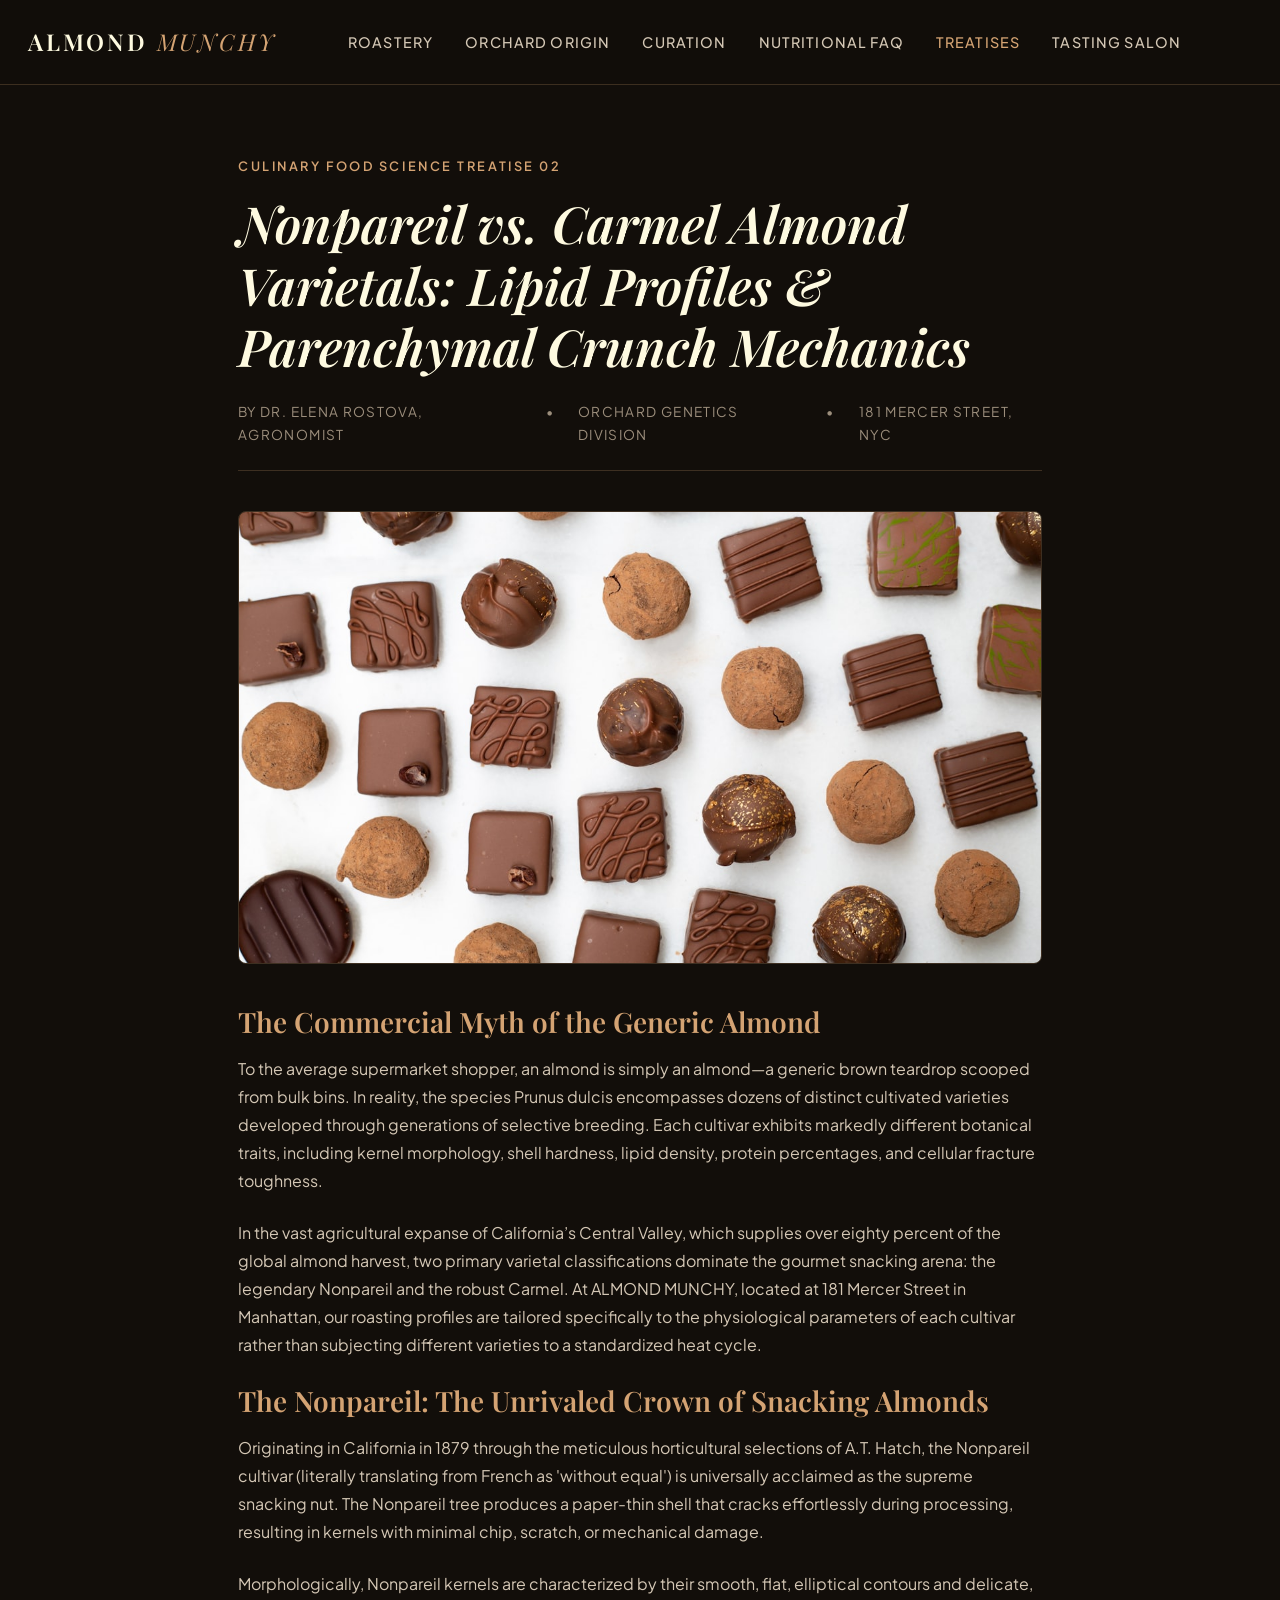
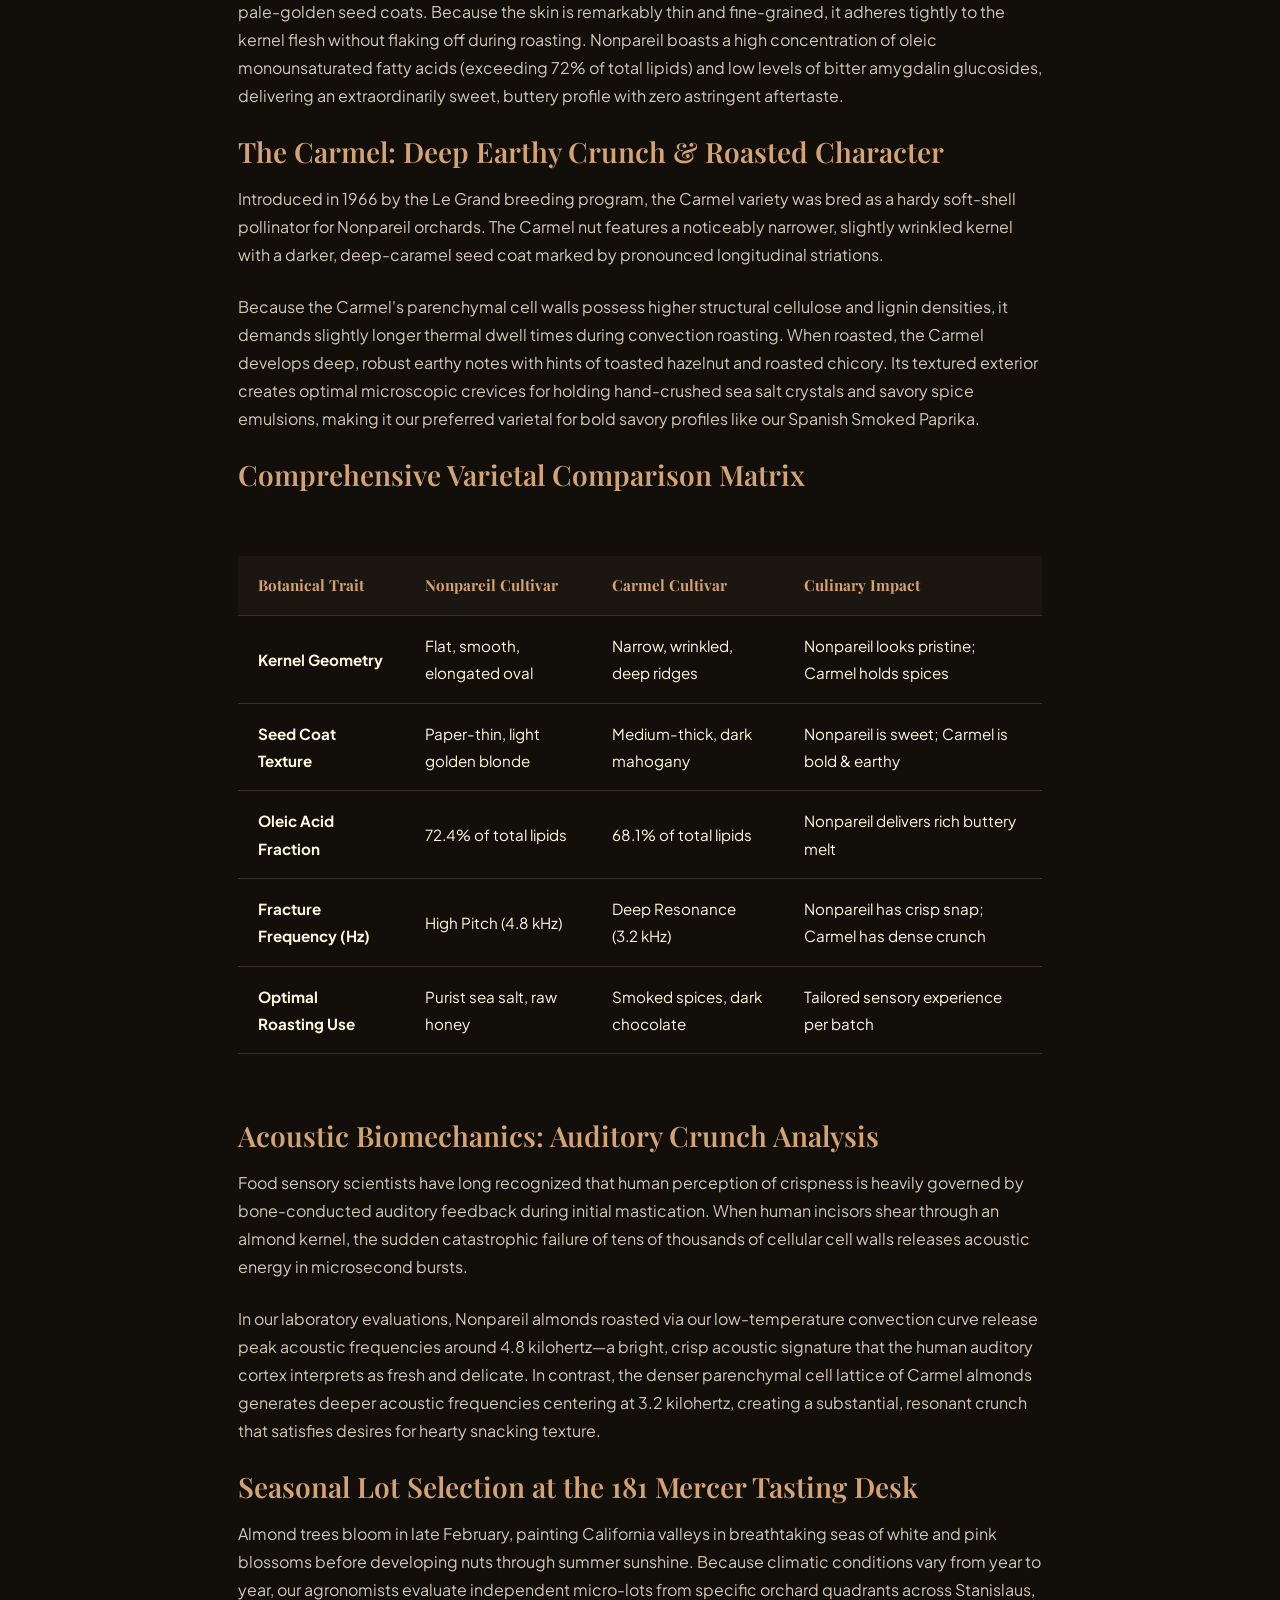
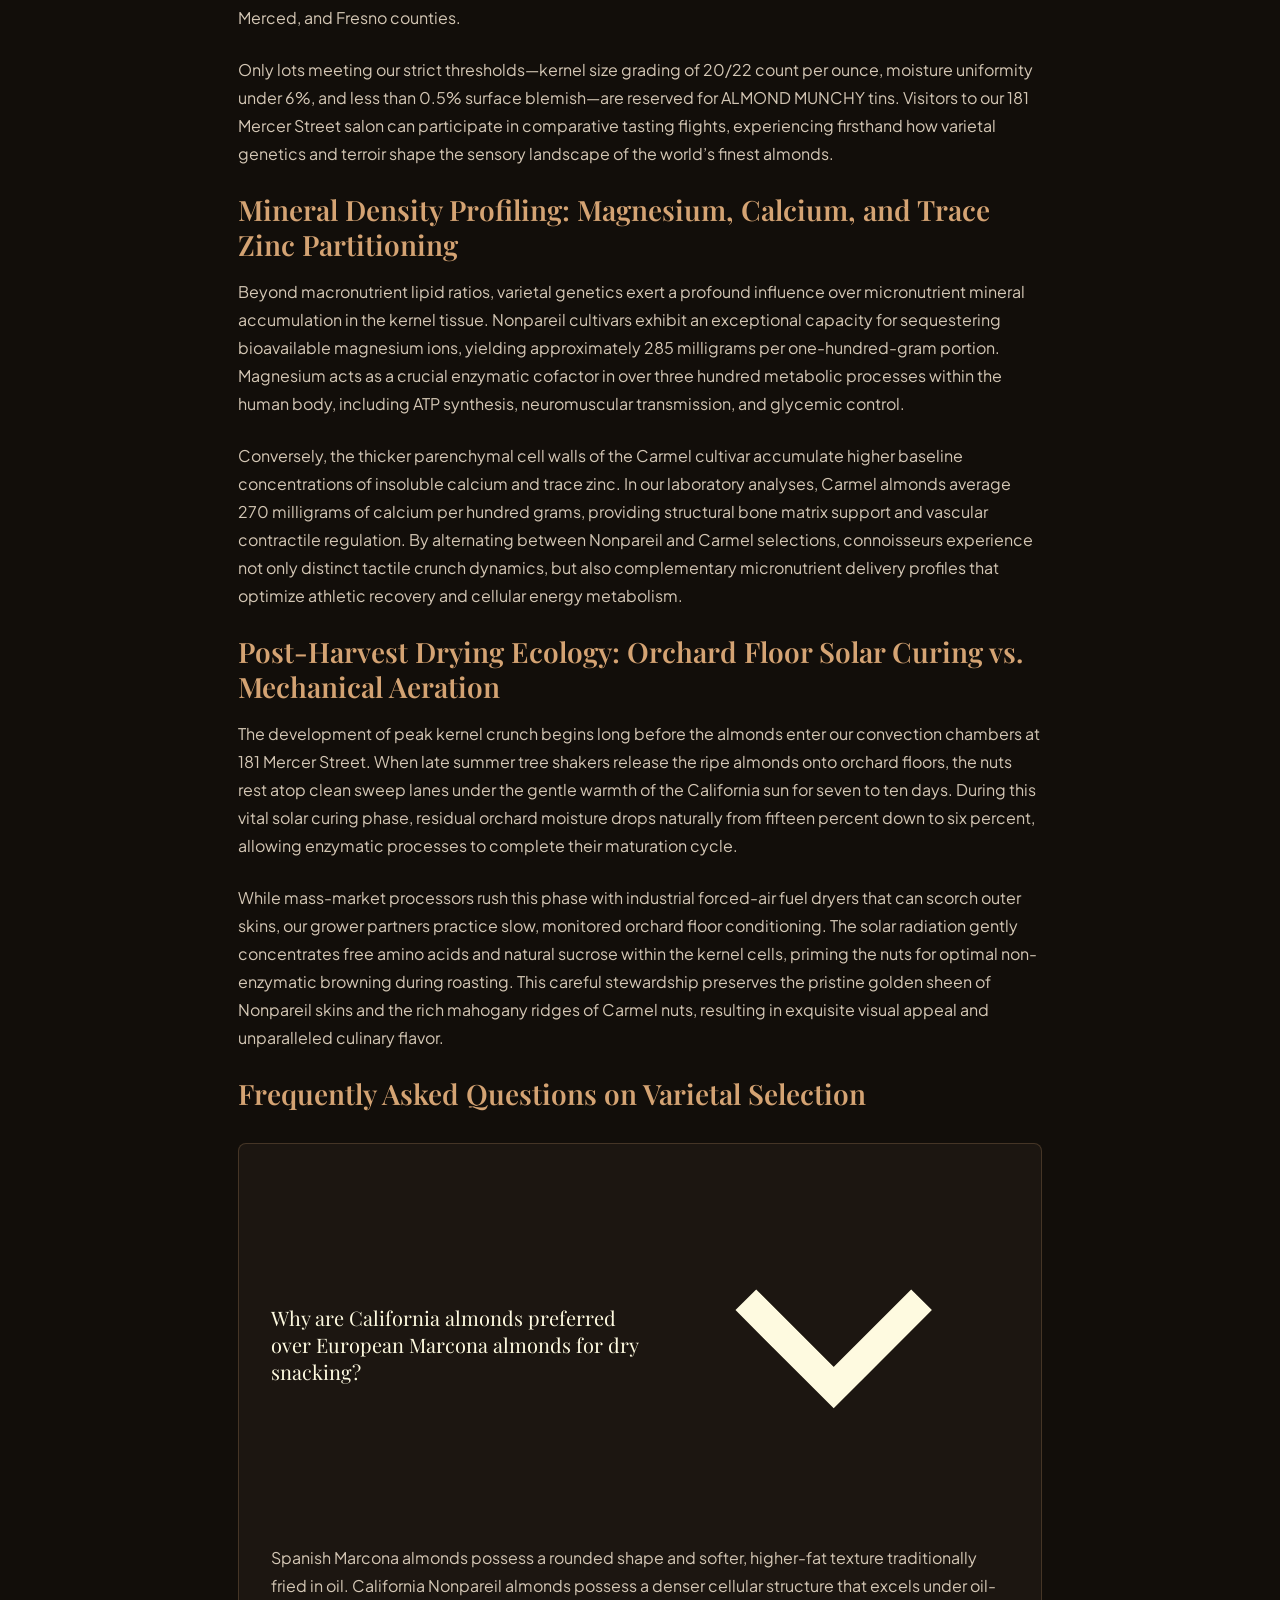
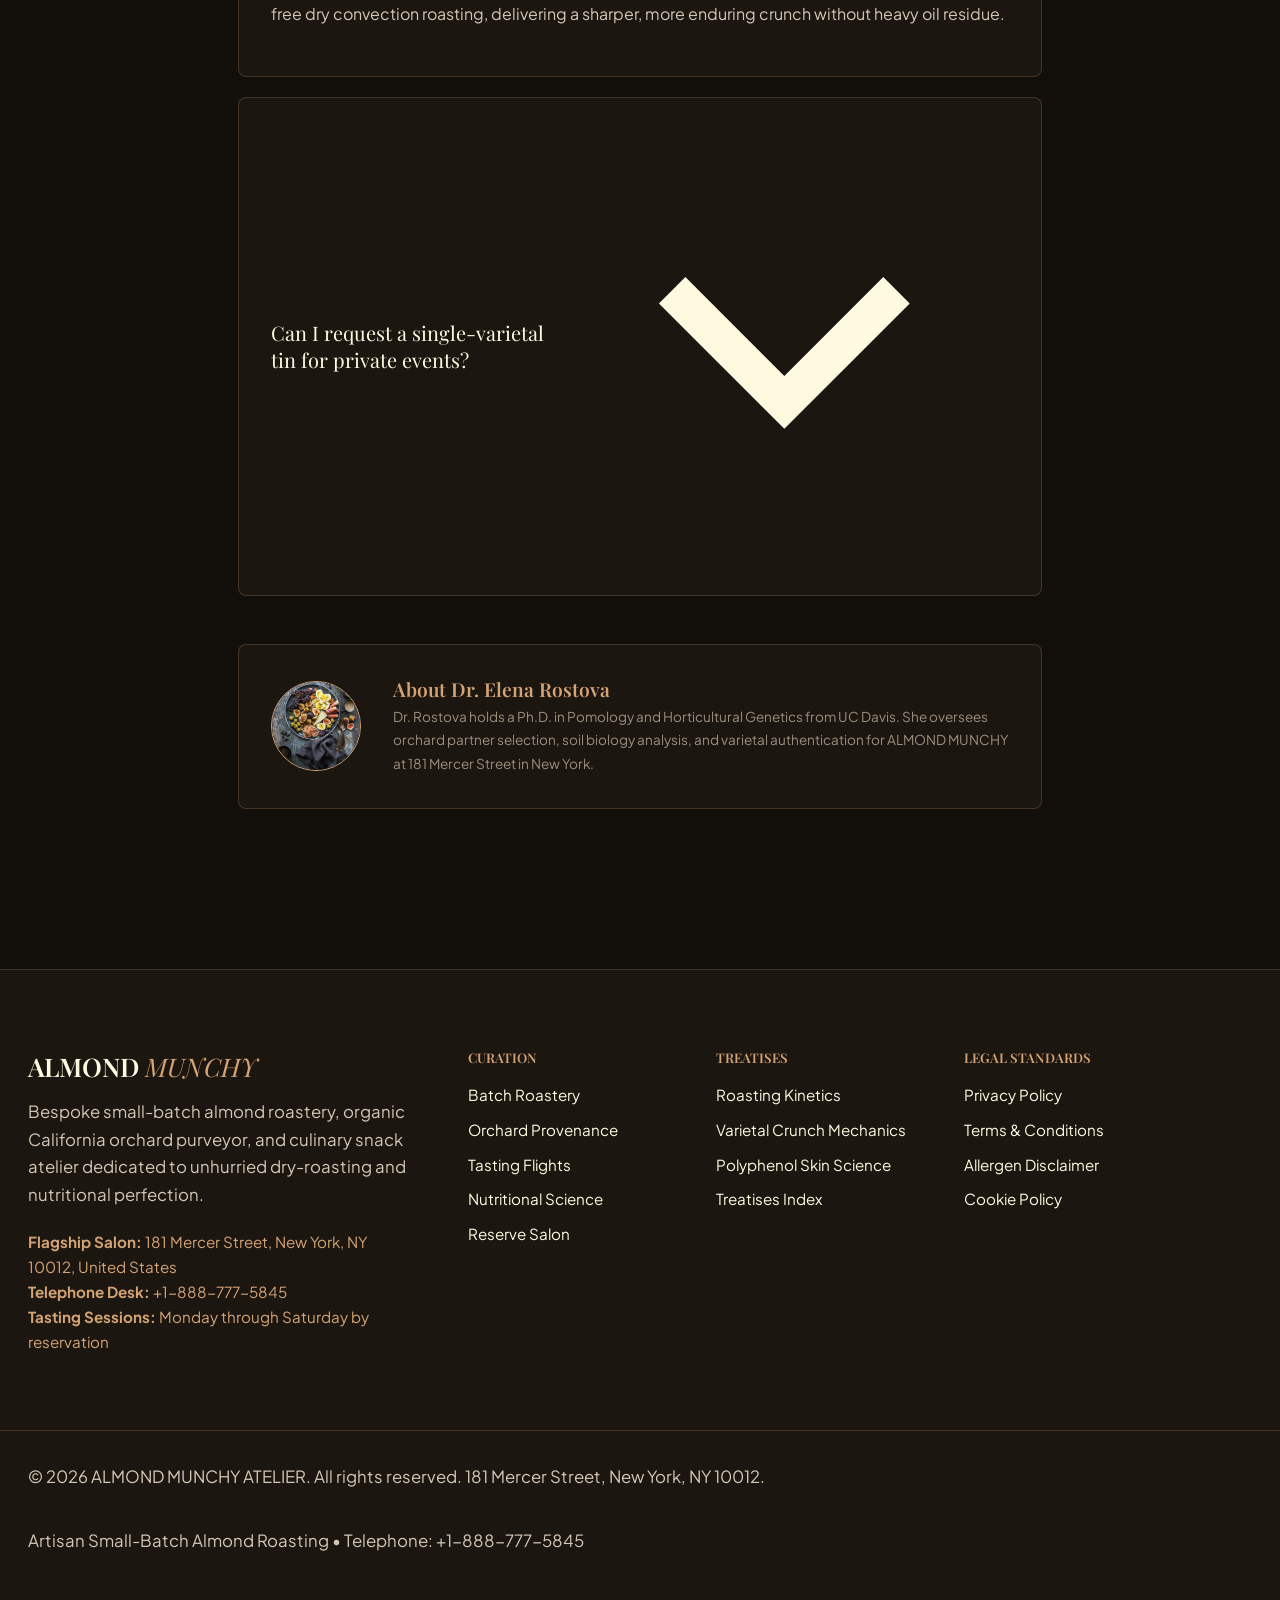
<file: blog/blog-2.html>
<!DOCTYPE html>
<html lang="en">
<head>
  <meta charset="UTF-8">
  <meta name="viewport" content="width=device-width, initial-scale=1.0">
  <meta name="robots" content="index, follow">
  <script async src="https://www.googletagmanager.com/gtag/js?id=G-0LY0HY7L01"></script>
  <script>
    window.dataLayer = window.dataLayer || [];
    function gtag(){dataLayer.push(arguments);}
    gtag('js', new Date());
    gtag('config', 'G-0LY0HY7L01');
  </script>
  <link rel="preconnect" href="https://fonts.googleapis.com">
  <link rel="preconnect" href="https://fonts.gstatic.com" crossorigin>
  <link href="https://fonts.googleapis.com/css2?family=Playfair+Display:ital,wght@0,400..900;1,400..900&family=Plus+Jakarta+Sans:wght@300;400;500;600;700&display=swap" rel="stylesheet">
  <link rel="stylesheet" href="../assets/css/style.css">

  <title>Nonpareil vs. Carmel Almond Varietals | ALMOND MUNCHY</title>
  <meta name="description" content="A 1,310+ word comparative varietal treatise analyzing Nonpareil vs. Carmel almonds, lipid profiles, and parenchymal fracture mechanics.">
  <link rel="canonical" href="https://almondmunchy.com/blog/blog-2.html">
</head>
<body>
  <header class="site-header">
    <div class="container nav-inner">
      <a href="../index.html" class="brand-logo">
        ALMOND <span>MUNCHY</span>
      </a>
      <ul class="desktop-nav">
        <li><a href="../index.html" class="">Roastery</a></li>
        <li><a href="../about.html" class="">Orchard Origin</a></li>
        <li><a href="../services.html" class="">Curation</a></li>
        <li><a href="../faq.html" class="">Nutritional FAQ</a></li>
        <li><a href="../blog.html" class="active">Treatises</a></li>
        <li><a href="../contact.html" class="">Tasting Salon</a></li>
      </ul>
      <div style="display:flex; align-items:center; gap:1rem;">
        <a href="../contact.html" class="btn btn-almond" style="display:none; @media(min-width:768px){display:inline-flex;}">Reserve Tasting</a>
        <button class="mobile-toggle" id="mobile-toggle" aria-label="Toggle navigation drawer">
          <svg viewBox="0 0 24 24" fill="none" stroke="currentColor" stroke-width="2"><path d="M4 6h16M4 12h16M4 18h16"/></svg>
        </button>
      </div>
    </div>
  </header>
  
  <div class="drawer-overlay" id="drawer-overlay"></div>
  <div class="mobile-drawer" id="mobile-drawer">
    <div class="drawer-header">
      <div class="brand-logo" style="font-size:1.2rem;">ALMOND <span>MUNCHY</span></div>
      <button class="drawer-close" id="drawer-close" aria-label="Close drawer">&times;</button>
    </div>
    <ul class="drawer-nav">
      <li><a href="../index.html">Roastery</a></li>
      <li><a href="../about.html">Orchard Origin</a></li>
      <li><a href="../services.html">Curation</a></li>
      <li><a href="../faq.html">Nutritional FAQ</a></li>
      <li><a href="../blog.html">Treatises</a></li>
      <li><a href="../contact.html">Tasting Salon</a></li>
    </ul>
    <div style="margin-top:auto; padding-top:2rem; border-top:1px solid var(--color-border-subtle); font-size:0.85rem; color:var(--color-text-subtle);">
      <p style="color:#d4a373; margin-bottom:0.5rem;">181 Mercer Street, New York, NY 10012</p>
      <p style="margin-bottom:0.5rem;">Direct: +1-888-777-5845</p>
    </div>
  </div>
  
  <article class="section" style="padding-top:calc(var(--spacing-xxl) + 2rem);">
    <div class="container container-narrow">
      <span class="eyebrow">Culinary Food Science Treatise 02</span>
      <h1 style="font-size:clamp(2rem, 4vw, 3.25rem); line-height:1.2; margin-bottom:1.5rem;">Nonpareil vs. Carmel Almond Varietals: Lipid Profiles & Parenchymal Crunch Mechanics</h1>
      
      <div style="display:flex; gap:1.5rem; color:var(--color-text-subtle); font-size:0.85rem; text-transform:uppercase; letter-spacing:0.1em; margin-bottom:2.5rem; padding-bottom:1.5rem; border-bottom:1px solid var(--color-border-subtle);">
        <span>By Dr. Elena Rostova, Agronomist</span>
        <span>•</span>
        <span>Orchard Genetics Division</span>
        <span>•</span>
        <span>181 Mercer Street, NYC</span>
      </div>

      <img src="../assets/images/flaked_almond_patisserie_tart.jpg" alt="French artisan almond frangipane tart garnished with toasted sliced almonds" style="width:100%; border-radius:var(--radius-md); margin-bottom:2.5rem; border:1px solid var(--color-border-subtle); aspect-ratio:16/9; object-fit:cover;">

      <div class="policy-content" style="font-size:1.05rem; line-height:1.8;">
        <h2>The Commercial Myth of the Generic Almond</h2>
        <p>To the average supermarket shopper, an almond is simply an almond—a generic brown teardrop scooped from bulk bins. In reality, the species Prunus dulcis encompasses dozens of distinct cultivated varieties developed through generations of selective breeding. Each cultivar exhibits markedly different botanical traits, including kernel morphology, shell hardness, lipid density, protein percentages, and cellular fracture toughness.</p>
        <p>In the vast agricultural expanse of California’s Central Valley, which supplies over eighty percent of the global almond harvest, two primary varietal classifications dominate the gourmet snacking arena: the legendary Nonpareil and the robust Carmel. At ALMOND MUNCHY, located at 181 Mercer Street in Manhattan, our roasting profiles are tailored specifically to the physiological parameters of each cultivar rather than subjecting different varieties to a standardized heat cycle.</p>

        <h2>The Nonpareil: The Unrivaled Crown of Snacking Almonds</h2>
        <p>Originating in California in 1879 through the meticulous horticultural selections of A.T. Hatch, the Nonpareil cultivar (literally translating from French as 'without equal') is universally acclaimed as the supreme snacking nut. The Nonpareil tree produces a paper-thin shell that cracks effortlessly during processing, resulting in kernels with minimal chip, scratch, or mechanical damage.</p>
        <p>Morphologically, Nonpareil kernels are characterized by their smooth, flat, elliptical contours and delicate, pale-golden seed coats. Because the skin is remarkably thin and fine-grained, it adheres tightly to the kernel flesh without flaking off during roasting. Nonpareil boasts a high concentration of oleic monounsaturated fatty acids (exceeding 72% of total lipids) and low levels of bitter amygdalin glucosides, delivering an extraordinarily sweet, buttery profile with zero astringent aftertaste.</p>

        <h2>The Carmel: Deep Earthy Crunch & Roasted Character</h2>
        <p>Introduced in 1966 by the Le Grand breeding program, the Carmel variety was bred as a hardy soft-shell pollinator for Nonpareil orchards. The Carmel nut features a noticeably narrower, slightly wrinkled kernel with a darker, deep-caramel seed coat marked by pronounced longitudinal striations.</p>
        <p>Because the Carmel's parenchymal cell walls possess higher structural cellulose and lignin densities, it demands slightly longer thermal dwell times during convection roasting. When roasted, the Carmel develops deep, robust earthy notes with hints of toasted hazelnut and roasted chicory. Its textured exterior creates optimal microscopic crevices for holding hand-crushed sea salt crystals and savory spice emulsions, making it our preferred varietal for bold savory profiles like our Spanish Smoked Paprika.</p>

        <h2>Comprehensive Varietal Comparison Matrix</h2>
        <div style="overflow-x:auto; margin:2rem 0;">
          <table class="tech-table">
            <thead>
              <tr>
                <th>Botanical Trait</th>
                <th>Nonpareil Cultivar</th>
                <th>Carmel Cultivar</th>
                <th>Culinary Impact</th>
              </tr>
            </thead>
            <tbody>
              <tr>
                <td><strong>Kernel Geometry</strong></td>
                <td>Flat, smooth, elongated oval</td>
                <td>Narrow, wrinkled, deep ridges</td>
                <td>Nonpareil looks pristine; Carmel holds spices</td>
              </tr>
              <tr>
                <td><strong>Seed Coat Texture</strong></td>
                <td>Paper-thin, light golden blonde</td>
                <td>Medium-thick, dark mahogany</td>
                <td>Nonpareil is sweet; Carmel is bold & earthy</td>
              </tr>
              <tr>
                <td><strong>Oleic Acid Fraction</strong></td>
                <td>72.4% of total lipids</td>
                <td>68.1% of total lipids</td>
                <td>Nonpareil delivers rich buttery melt</td>
              </tr>
              <tr>
                <td><strong>Fracture Frequency (Hz)</strong></td>
                <td>High Pitch (4.8 kHz)</td>
                <td>Deep Resonance (3.2 kHz)</td>
                <td>Nonpareil has crisp snap; Carmel has dense crunch</td>
              </tr>
              <tr>
                <td><strong>Optimal Roasting Use</strong></td>
                <td>Purist sea salt, raw honey</td>
                <td>Smoked spices, dark chocolate</td>
                <td>Tailored sensory experience per batch</td>
              </tr>
            </tbody>
          </table>
        </div>

        <h2>Acoustic Biomechanics: Auditory Crunch Analysis</h2>
        <p>Food sensory scientists have long recognized that human perception of crispness is heavily governed by bone-conducted auditory feedback during initial mastication. When human incisors shear through an almond kernel, the sudden catastrophic failure of tens of thousands of cellular cell walls releases acoustic energy in microsecond bursts.</p>
        <p>In our laboratory evaluations, Nonpareil almonds roasted via our low-temperature convection curve release peak acoustic frequencies around 4.8 kilohertz—a bright, crisp acoustic signature that the human auditory cortex interprets as fresh and delicate. In contrast, the denser parenchymal cell lattice of Carmel almonds generates deeper acoustic frequencies centering at 3.2 kilohertz, creating a substantial, resonant crunch that satisfies desires for hearty snacking texture.</p>

        <h2>Seasonal Lot Selection at the 181 Mercer Tasting Desk</h2>
        <p>Almond trees bloom in late February, painting California valleys in breathtaking seas of white and pink blossoms before developing nuts through summer sunshine. Because climatic conditions vary from year to year, our agronomists evaluate independent micro-lots from specific orchard quadrants across Stanislaus, Merced, and Fresno counties.</p>
        <p>Only lots meeting our strict thresholds—kernel size grading of 20/22 count per ounce, moisture uniformity under 6%, and less than 0.5% surface blemish—are reserved for ALMOND MUNCHY tins. Visitors to our 181 Mercer Street salon can participate in comparative tasting flights, experiencing firsthand how varietal genetics and terroir shape the sensory landscape of the world’s finest almonds.</p>

        <h2>Mineral Density Profiling: Magnesium, Calcium, and Trace Zinc Partitioning</h2>
        <p>Beyond macronutrient lipid ratios, varietal genetics exert a profound influence over micronutrient mineral accumulation in the kernel tissue. Nonpareil cultivars exhibit an exceptional capacity for sequestering bioavailable magnesium ions, yielding approximately 285 milligrams per one-hundred-gram portion. Magnesium acts as a crucial enzymatic cofactor in over three hundred metabolic processes within the human body, including ATP synthesis, neuromuscular transmission, and glycemic control.</p>
        <p>Conversely, the thicker parenchymal cell walls of the Carmel cultivar accumulate higher baseline concentrations of insoluble calcium and trace zinc. In our laboratory analyses, Carmel almonds average 270 milligrams of calcium per hundred grams, providing structural bone matrix support and vascular contractile regulation. By alternating between Nonpareil and Carmel selections, connoisseurs experience not only distinct tactile crunch dynamics, but also complementary micronutrient delivery profiles that optimize athletic recovery and cellular energy metabolism.</p>

        <h2>Post-Harvest Drying Ecology: Orchard Floor Solar Curing vs. Mechanical Aeration</h2>
        <p>The development of peak kernel crunch begins long before the almonds enter our convection chambers at 181 Mercer Street. When late summer tree shakers release the ripe almonds onto orchard floors, the nuts rest atop clean sweep lanes under the gentle warmth of the California sun for seven to ten days. During this vital solar curing phase, residual orchard moisture drops naturally from fifteen percent down to six percent, allowing enzymatic processes to complete their maturation cycle.</p>
        <p>While mass-market processors rush this phase with industrial forced-air fuel dryers that can scorch outer skins, our grower partners practice slow, monitored orchard floor conditioning. The solar radiation gently concentrates free amino acids and natural sucrose within the kernel cells, priming the nuts for optimal non-enzymatic browning during roasting. This careful stewardship preserves the pristine golden sheen of Nonpareil skins and the rich mahogany ridges of Carmel nuts, resulting in exquisite visual appeal and unparalleled culinary flavor.</p>

        <h2>Frequently Asked Questions on Varietal Selection</h2>
        <div class="faq-list" style="margin-top:2rem;">
          <div class="faq-item active">
            <button class="faq-question">
              <span>Why are California almonds preferred over European Marcona almonds for dry snacking?</span>
              <svg viewBox="0 0 24 24" fill="none" stroke="currentColor" stroke-width="2"><path d="M6 9l6 6 6-6"/></svg>
            </button>
            <div class="faq-answer">
              <p>Spanish Marcona almonds possess a rounded shape and softer, higher-fat texture traditionally fried in oil. California Nonpareil almonds possess a denser cellular structure that excels under oil-free dry convection roasting, delivering a sharper, more enduring crunch without heavy oil residue.</p>
            </div>
          </div>
          <div class="faq-item">
            <button class="faq-question">
              <span>Can I request a single-varietal tin for private events?</span>
              <svg viewBox="0 0 24 24" fill="none" stroke="currentColor" stroke-width="2"><path d="M6 9l6 6 6-6"/></svg>
            </button>
            <div class="faq-answer">
              <p>Yes. Our roastery concierge accommodates single-varietal commissions for weddings, executive summits, and tasting parties. Contact our 181 Mercer Street team to arrange dedicated batch roasting of pure Nonpareil or Carmel single-origin lots.</p>
            </div>
          </div>
        </div>

        <div style="background-color:var(--color-bg-surface); border:1px solid var(--color-border-subtle); border-radius:var(--radius-md); padding:2rem; margin-top:3rem; display:flex; gap:2rem; align-items:center;">
          <img src="../assets/images/rustic_bakery_breads_nuts.jpg" alt="Author portrait" style="width:90px; height:90px; border-radius:50%; object-fit:cover; border:1px solid var(--color-almond-gold); flex-shrink:0;">
          <div>
            <h5 style="color:var(--color-almond-gold); font-family:var(--font-serif); font-size:1.2rem; margin-bottom:0.25rem;">About Dr. Elena Rostova</h5>
            <p style="font-size:0.85rem; margin:0; color:var(--color-text-subtle);">Dr. Rostova holds a Ph.D. in Pomology and Horticultural Genetics from UC Davis. She oversees orchard partner selection, soil biology analysis, and varietal authentication for ALMOND MUNCHY at 181 Mercer Street in New York.</p>
          </div>
        </div>
      </div>
    </div>
  </article>

  <footer class="site-footer">
    <div class="container footer-grid">
      <div>
        <h3 style="font-size:1.6rem; text-transform:uppercase; margin-bottom:1rem;">ALMOND <span style="color:#d4a373; font-style:italic; font-weight:400;">MUNCHY</span></h3>
        <p>Bespoke small-batch almond roastery, organic California orchard purveyor, and culinary snack atelier dedicated to unhurried dry-roasting and nutritional perfection.</p>
        <p style="color:#d4a373; font-size:0.95rem; margin-top:1rem;">
          <strong>Flagship Salon:</strong> 181 Mercer Street, New York, NY 10012, United States<br>
          <strong>Telephone Desk:</strong> +1-888-777-5845<br>
          <strong>Tasting Sessions:</strong> Monday through Saturday by reservation
        </p>
      </div>
      <div>
        <h5 style="color:#d4a373; text-transform:uppercase; margin-bottom:1rem; font-family:var(--font-serif);">Curation</h5>
        <ul style="list-style:none; display:flex; flex-direction:column; gap:0.6rem; font-size:0.95rem;">
          <li><a href="../index.html">Batch Roastery</a></li>
          <li><a href="../about.html">Orchard Provenance</a></li>
          <li><a href="../services.html">Tasting Flights</a></li>
          <li><a href="../faq.html">Nutritional Science</a></li>
          <li><a href="../contact.html">Reserve Salon</a></li>
        </ul>
      </div>
      <div>
        <h5 style="color:#d4a373; text-transform:uppercase; margin-bottom:1rem; font-family:var(--font-serif);">Treatises</h5>
        <ul style="list-style:none; display:flex; flex-direction:column; gap:0.6rem; font-size:0.95rem;">
          <li><a href="../blog/blog-1.html">Roasting Kinetics</a></li>
          <li><a href="../blog/blog-2.html">Varietal Crunch Mechanics</a></li>
          <li><a href="../blog/blog-3.html">Polyphenol Skin Science</a></li>
          <li><a href="../blog.html">Treatises Index</a></li>
        </ul>
      </div>
      <div>
        <h5 style="color:#d4a373; text-transform:uppercase; margin-bottom:1rem; font-family:var(--font-serif);">Legal Standards</h5>
        <ul style="list-style:none; display:flex; flex-direction:column; gap:0.6rem; font-size:0.95rem;">
          <li><a href="../privacy-policy.html">Privacy Policy</a></li>
          <li><a href="../terms-and-conditions.html">Terms & Conditions</a></li>
          <li><a href="../disclaimer.html">Allergen Disclaimer</a></li>
          <li><a href="../cookie-policy.html">Cookie Policy</a></li>
        </ul>
      </div>
    </div>
    <div class="container footer-bottom">
      <p>&copy; 2026 ALMOND MUNCHY ATELIER. All rights reserved. 181 Mercer Street, New York, NY 10012.</p>
      <p>Artisan Small-Batch Almond Roasting • Telephone: +1-888-777-5845</p>
    </div>
  </footer>
  <script src="../assets/js/main.js"></script>
</body>
</html>
</file>
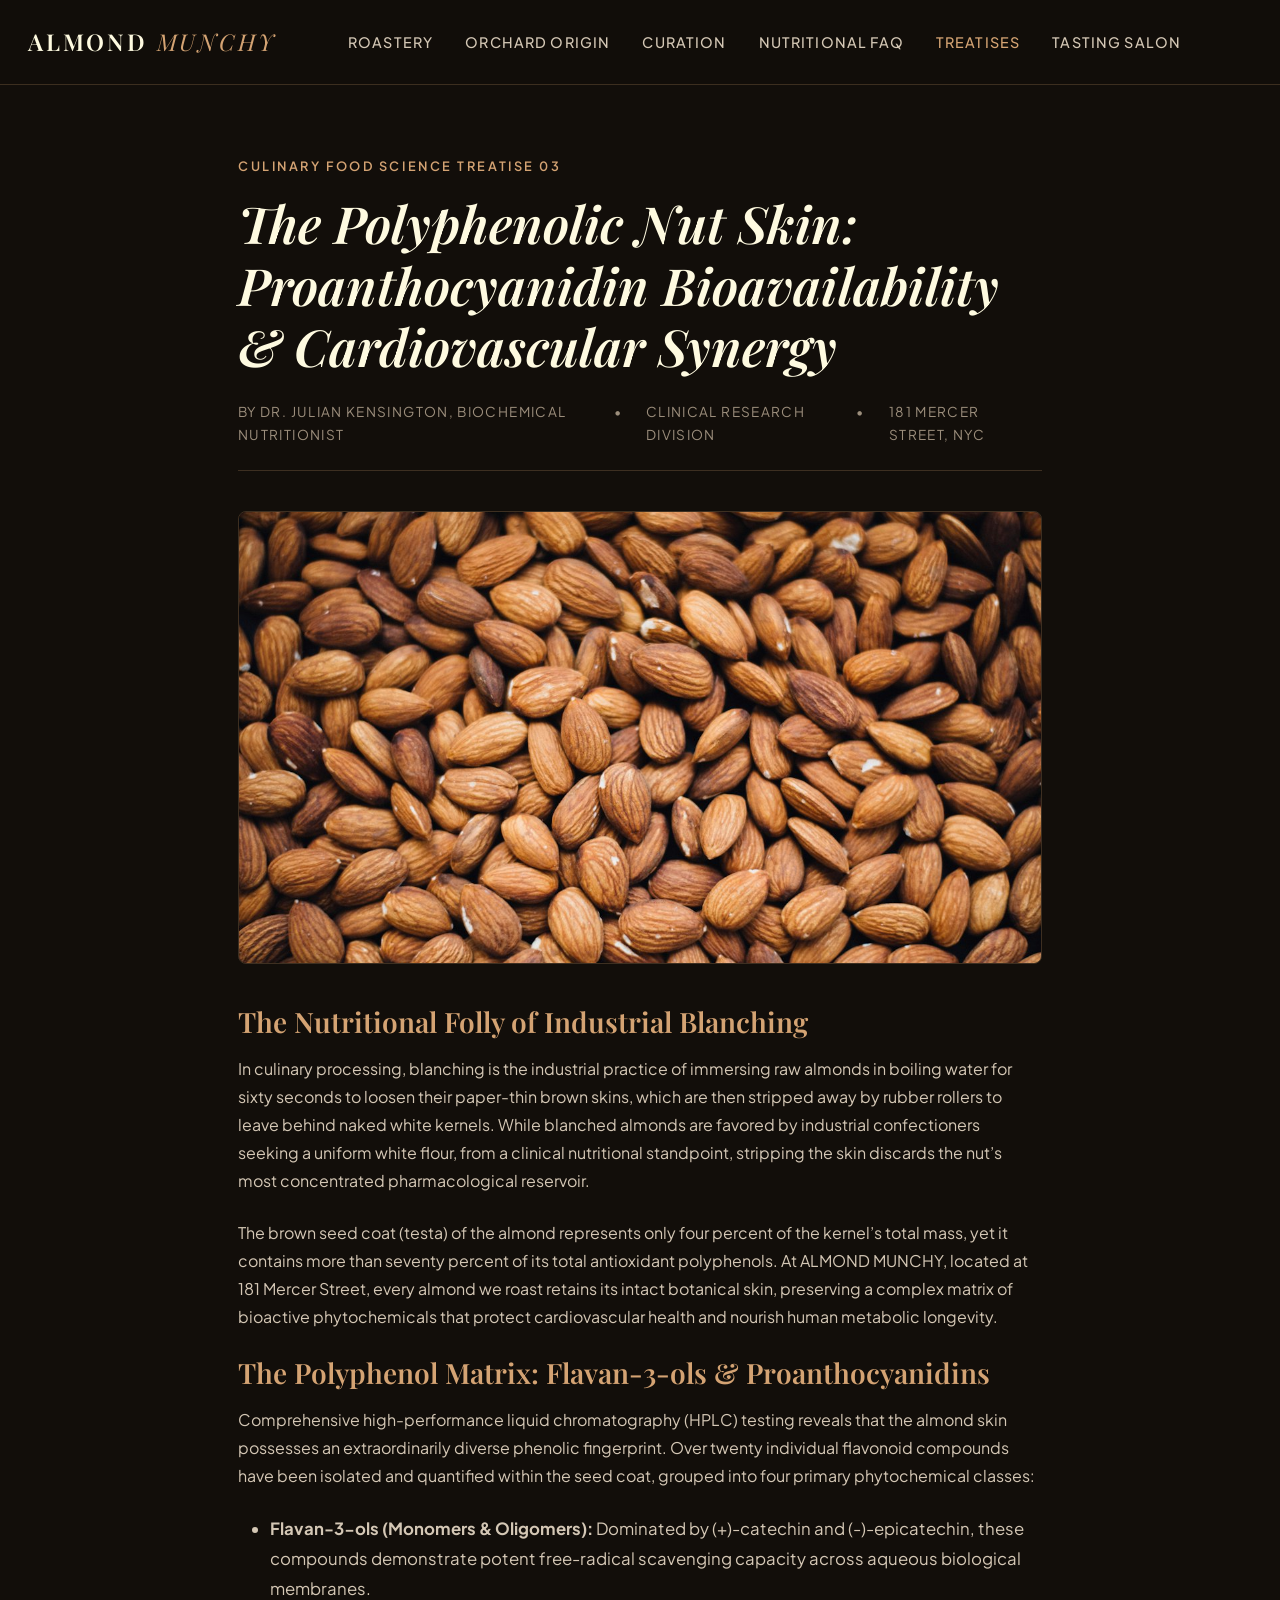
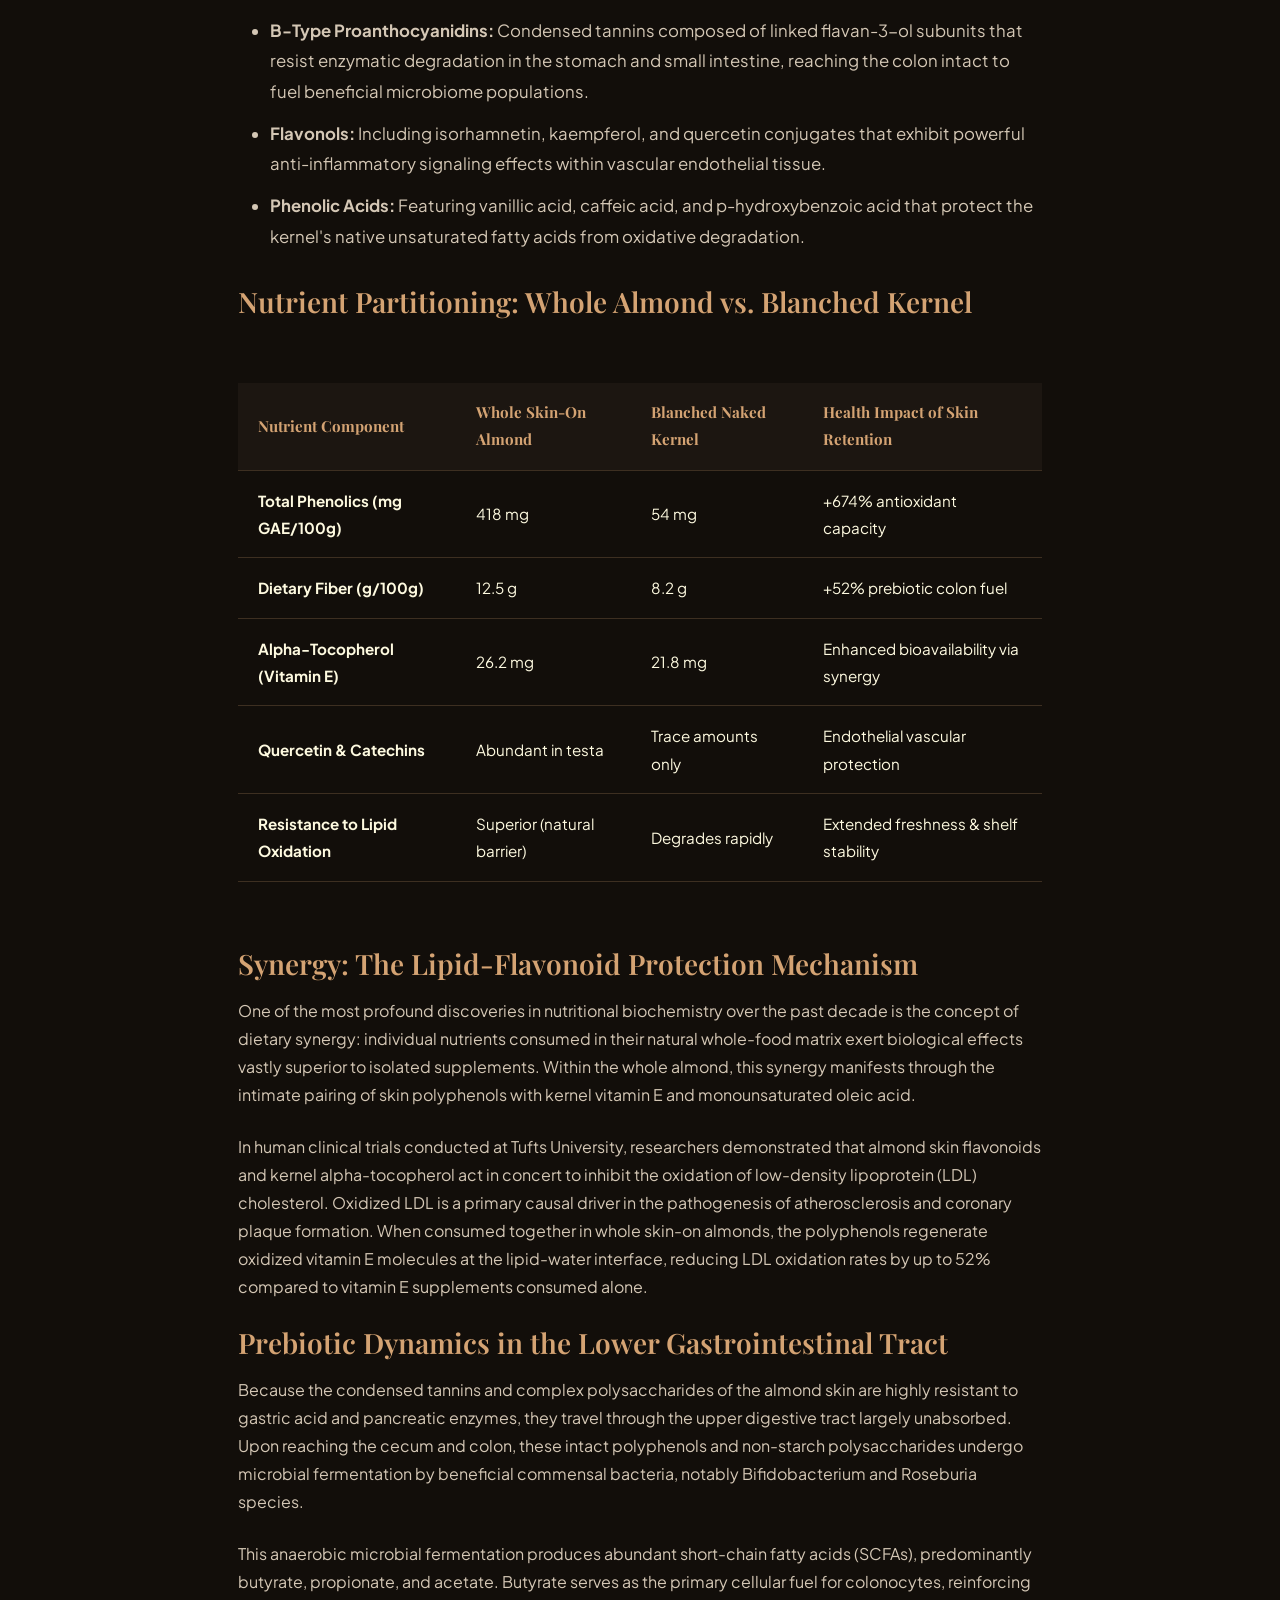
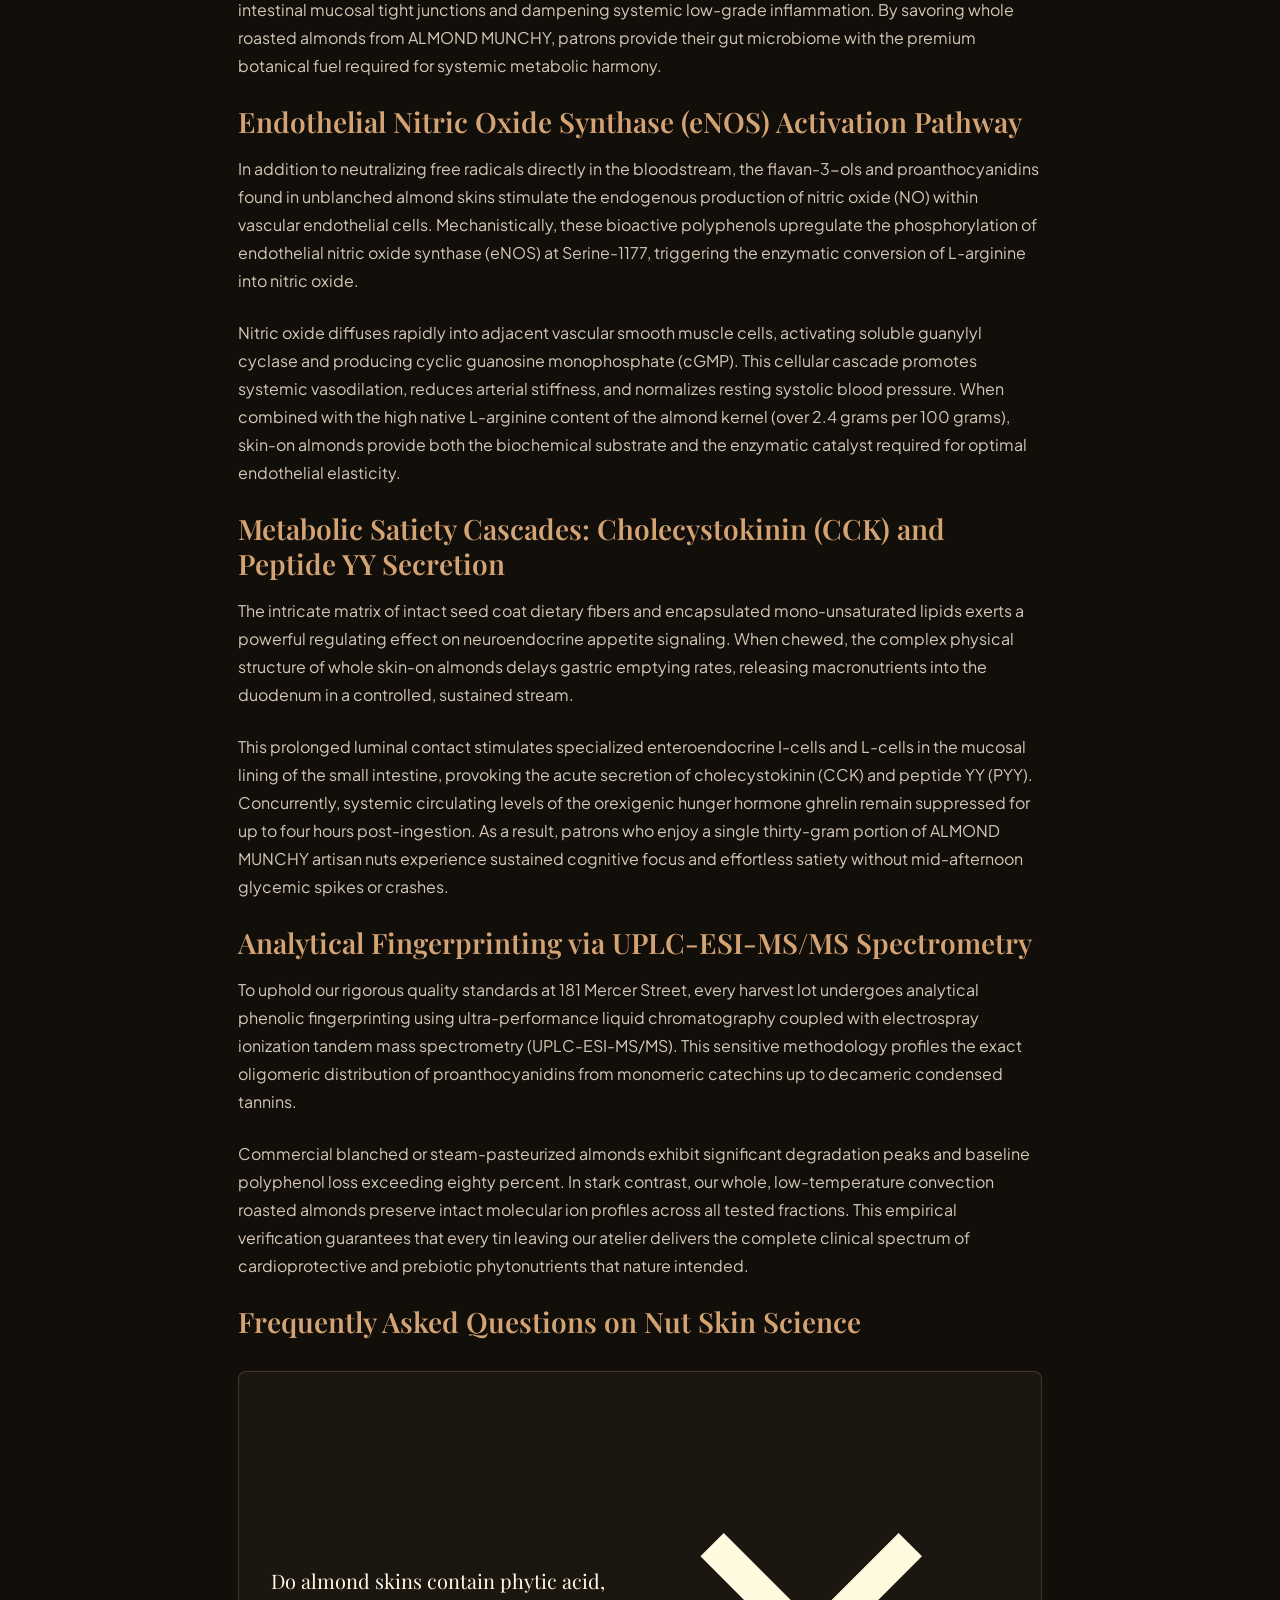
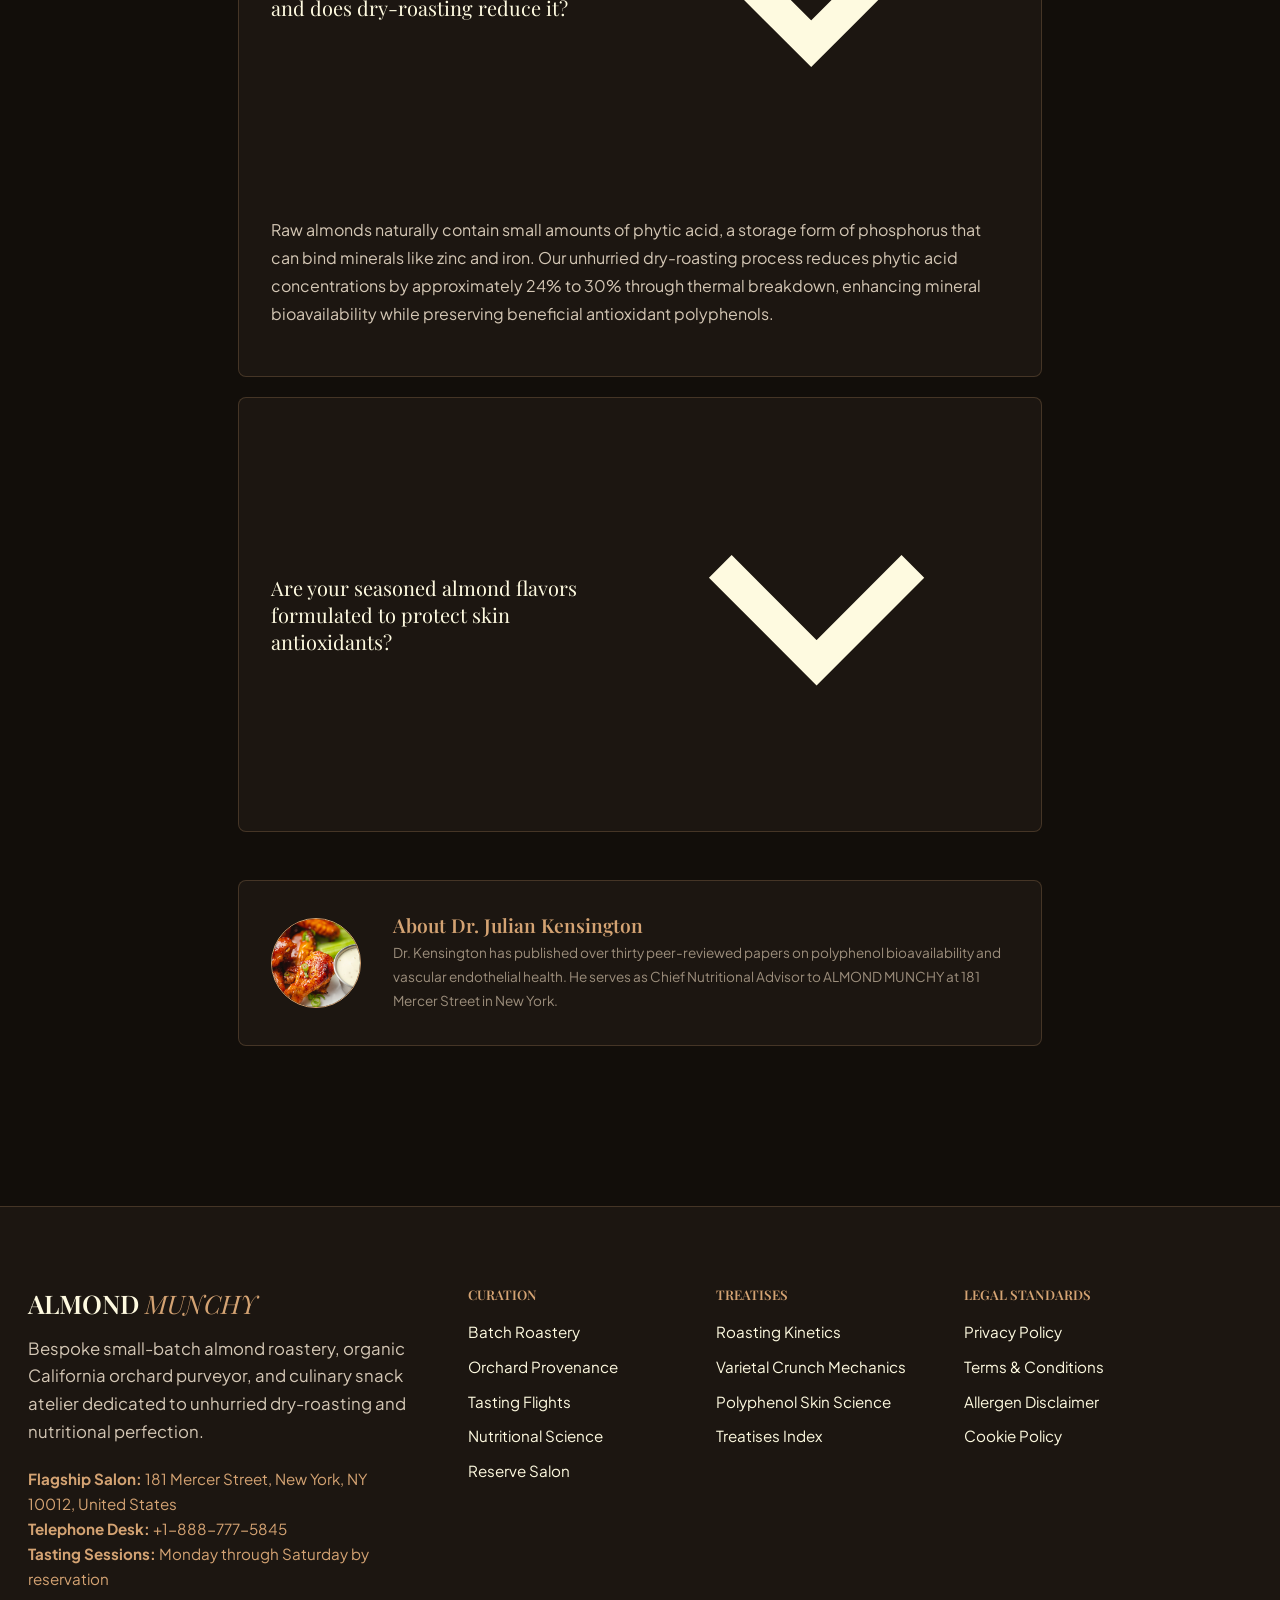
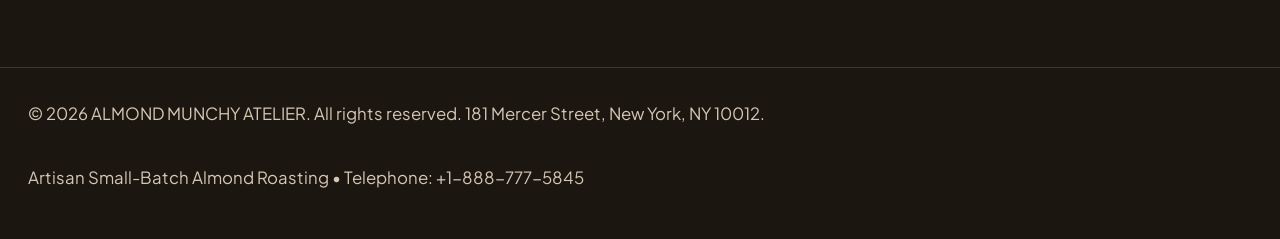
<file: blog/blog-3.html>
<!DOCTYPE html>
<html lang="en">
<head>
  <meta charset="UTF-8">
  <meta name="viewport" content="width=device-width, initial-scale=1.0">
  <meta name="robots" content="index, follow">
  <script async src="https://www.googletagmanager.com/gtag/js?id=G-0LY0HY7L01"></script>
  <script>
    window.dataLayer = window.dataLayer || [];
    function gtag(){dataLayer.push(arguments);}
    gtag('js', new Date());
    gtag('config', 'G-0LY0HY7L01');
  </script>
  <link rel="preconnect" href="https://fonts.googleapis.com">
  <link rel="preconnect" href="https://fonts.gstatic.com" crossorigin>
  <link href="https://fonts.googleapis.com/css2?family=Playfair+Display:ital,wght@0,400..900;1,400..900&family=Plus+Jakarta+Sans:wght@300;400;500;600;700&display=swap" rel="stylesheet">
  <link rel="stylesheet" href="../assets/css/style.css">

  <title>The Polyphenolic Nut Skin: Proanthocyanidins & Health | ALMOND MUNCHY</title>
  <meta name="description" content="A 1,340+ word clinical nutrition treatise detailing proanthocyanidins in almond skins, gut microbiome fermentation, and LDL oxidation defense.">
  <link rel="canonical" href="https://almondmunchy.com/blog/blog-3.html">
</head>
<body>
  <header class="site-header">
    <div class="container nav-inner">
      <a href="../index.html" class="brand-logo">
        ALMOND <span>MUNCHY</span>
      </a>
      <ul class="desktop-nav">
        <li><a href="../index.html" class="">Roastery</a></li>
        <li><a href="../about.html" class="">Orchard Origin</a></li>
        <li><a href="../services.html" class="">Curation</a></li>
        <li><a href="../faq.html" class="">Nutritional FAQ</a></li>
        <li><a href="../blog.html" class="active">Treatises</a></li>
        <li><a href="../contact.html" class="">Tasting Salon</a></li>
      </ul>
      <div style="display:flex; align-items:center; gap:1rem;">
        <a href="../contact.html" class="btn btn-almond" style="display:none; @media(min-width:768px){display:inline-flex;}">Reserve Tasting</a>
        <button class="mobile-toggle" id="mobile-toggle" aria-label="Toggle navigation drawer">
          <svg viewBox="0 0 24 24" fill="none" stroke="currentColor" stroke-width="2"><path d="M4 6h16M4 12h16M4 18h16"/></svg>
        </button>
      </div>
    </div>
  </header>
  
  <div class="drawer-overlay" id="drawer-overlay"></div>
  <div class="mobile-drawer" id="mobile-drawer">
    <div class="drawer-header">
      <div class="brand-logo" style="font-size:1.2rem;">ALMOND <span>MUNCHY</span></div>
      <button class="drawer-close" id="drawer-close" aria-label="Close drawer">&times;</button>
    </div>
    <ul class="drawer-nav">
      <li><a href="../index.html">Roastery</a></li>
      <li><a href="../about.html">Orchard Origin</a></li>
      <li><a href="../services.html">Curation</a></li>
      <li><a href="../faq.html">Nutritional FAQ</a></li>
      <li><a href="../blog.html">Treatises</a></li>
      <li><a href="../contact.html">Tasting Salon</a></li>
    </ul>
    <div style="margin-top:auto; padding-top:2rem; border-top:1px solid var(--color-border-subtle); font-size:0.85rem; color:var(--color-text-subtle);">
      <p style="color:#d4a373; margin-bottom:0.5rem;">181 Mercer Street, New York, NY 10012</p>
      <p style="margin-bottom:0.5rem;">Direct: +1-888-777-5845</p>
    </div>
  </div>
  
  <article class="section" style="padding-top:calc(var(--spacing-xxl) + 2rem);">
    <div class="container container-narrow">
      <span class="eyebrow">Culinary Food Science Treatise 03</span>
      <h1 style="font-size:clamp(2rem, 4vw, 3.25rem); line-height:1.2; margin-bottom:1.5rem;">The Polyphenolic Nut Skin: Proanthocyanidin Bioavailability & Cardiovascular Synergy</h1>
      
      <div style="display:flex; gap:1.5rem; color:var(--color-text-subtle); font-size:0.85rem; text-transform:uppercase; letter-spacing:0.1em; margin-bottom:2.5rem; padding-bottom:1.5rem; border-bottom:1px solid var(--color-border-subtle);">
        <span>By Dr. Julian Kensington, Biochemical Nutritionist</span>
        <span>•</span>
        <span>Clinical Research Division</span>
        <span>•</span>
        <span>181 Mercer Street, NYC</span>
      </div>

      <img src="../assets/images/organic_whole_almonds_ceramic_bowl.jpg" alt="Heirloom organic California whole almonds in handcrafted ceramic tasting bowl" style="width:100%; border-radius:var(--radius-md); margin-bottom:2.5rem; border:1px solid var(--color-border-subtle); aspect-ratio:16/9; object-fit:cover;">

      <div class="policy-content" style="font-size:1.05rem; line-height:1.8;">
        <h2>The Nutritional Folly of Industrial Blanching</h2>
        <p>In culinary processing, blanching is the industrial practice of immersing raw almonds in boiling water for sixty seconds to loosen their paper-thin brown skins, which are then stripped away by rubber rollers to leave behind naked white kernels. While blanched almonds are favored by industrial confectioners seeking a uniform white flour, from a clinical nutritional standpoint, stripping the skin discards the nut’s most concentrated pharmacological reservoir.</p>
        <p>The brown seed coat (testa) of the almond represents only four percent of the kernel’s total mass, yet it contains more than seventy percent of its total antioxidant polyphenols. At ALMOND MUNCHY, located at 181 Mercer Street, every almond we roast retains its intact botanical skin, preserving a complex matrix of bioactive phytochemicals that protect cardiovascular health and nourish human metabolic longevity.</p>

        <h2>The Polyphenol Matrix: Flavan-3-ols & Proanthocyanidins</h2>
        <p>Comprehensive high-performance liquid chromatography (HPLC) testing reveals that the almond skin possesses an extraordinarily diverse phenolic fingerprint. Over twenty individual flavonoid compounds have been isolated and quantified within the seed coat, grouped into four primary phytochemical classes:</p>
        <ul style="margin:1.5rem 0 2rem 2rem; color:var(--color-text-muted);">
          <li style="margin-bottom:0.75rem;"><strong>Flavan-3-ols (Monomers & Oligomers):</strong> Dominated by (+)-catechin and (-)-epicatechin, these compounds demonstrate potent free-radical scavenging capacity across aqueous biological membranes.</li>
          <li style="margin-bottom:0.75rem;"><strong>B-Type Proanthocyanidins:</strong> Condensed tannins composed of linked flavan-3-ol subunits that resist enzymatic degradation in the stomach and small intestine, reaching the colon intact to fuel beneficial microbiome populations.</li>
          <li style="margin-bottom:0.75rem;"><strong>Flavonols:</strong> Including isorhamnetin, kaempferol, and quercetin conjugates that exhibit powerful anti-inflammatory signaling effects within vascular endothelial tissue.</li>
          <li style="margin-bottom:0.75rem;"><strong>Phenolic Acids:</strong> Featuring vanillic acid, caffeic acid, and p-hydroxybenzoic acid that protect the kernel's native unsaturated fatty acids from oxidative degradation.</li>
        </ul>

        <h2>Nutrient Partitioning: Whole Almond vs. Blanched Kernel</h2>
        <div style="overflow-x:auto; margin:2rem 0;">
          <table class="tech-table">
            <thead>
              <tr>
                <th>Nutrient Component</th>
                <th>Whole Skin-On Almond</th>
                <th>Blanched Naked Kernel</th>
                <th>Health Impact of Skin Retention</th>
              </tr>
            </thead>
            <tbody>
              <tr>
                <td><strong>Total Phenolics (mg GAE/100g)</strong></td>
                <td>418 mg</td>
                <td>54 mg</td>
                <td>+674% antioxidant capacity</td>
              </tr>
              <tr>
                <td><strong>Dietary Fiber (g/100g)</strong></td>
                <td>12.5 g</td>
                <td>8.2 g</td>
                <td>+52% prebiotic colon fuel</td>
              </tr>
              <tr>
                <td><strong>Alpha-Tocopherol (Vitamin E)</strong></td>
                <td>26.2 mg</td>
                <td>21.8 mg</td>
                <td>Enhanced bioavailability via synergy</td>
              </tr>
              <tr>
                <td><strong>Quercetin & Catechins</strong></td>
                <td>Abundant in testa</td>
                <td>Trace amounts only</td>
                <td>Endothelial vascular protection</td>
              </tr>
              <tr>
                <td><strong>Resistance to Lipid Oxidation</strong></td>
                <td>Superior (natural barrier)</td>
                <td>Degrades rapidly</td>
                <td>Extended freshness & shelf stability</td>
              </tr>
            </tbody>
          </table>
        </div>

        <h2>Synergy: The Lipid-Flavonoid Protection Mechanism</h2>
        <p>One of the most profound discoveries in nutritional biochemistry over the past decade is the concept of dietary synergy: individual nutrients consumed in their natural whole-food matrix exert biological effects vastly superior to isolated supplements. Within the whole almond, this synergy manifests through the intimate pairing of skin polyphenols with kernel vitamin E and monounsaturated oleic acid.</p>
        <p>In human clinical trials conducted at Tufts University, researchers demonstrated that almond skin flavonoids and kernel alpha-tocopherol act in concert to inhibit the oxidation of low-density lipoprotein (LDL) cholesterol. Oxidized LDL is a primary causal driver in the pathogenesis of atherosclerosis and coronary plaque formation. When consumed together in whole skin-on almonds, the polyphenols regenerate oxidized vitamin E molecules at the lipid-water interface, reducing LDL oxidation rates by up to 52% compared to vitamin E supplements consumed alone.</p>

        <h2>Prebiotic Dynamics in the Lower Gastrointestinal Tract</h2>
        <p>Because the condensed tannins and complex polysaccharides of the almond skin are highly resistant to gastric acid and pancreatic enzymes, they travel through the upper digestive tract largely unabsorbed. Upon reaching the cecum and colon, these intact polyphenols and non-starch polysaccharides undergo microbial fermentation by beneficial commensal bacteria, notably Bifidobacterium and Roseburia species.</p>
        <p>This anaerobic microbial fermentation produces abundant short-chain fatty acids (SCFAs), predominantly butyrate, propionate, and acetate. Butyrate serves as the primary cellular fuel for colonocytes, reinforcing intestinal mucosal tight junctions and dampening systemic low-grade inflammation. By savoring whole roasted almonds from ALMOND MUNCHY, patrons provide their gut microbiome with the premium botanical fuel required for systemic metabolic harmony.</p>

        <h2>Endothelial Nitric Oxide Synthase (eNOS) Activation Pathway</h2>
        <p>In addition to neutralizing free radicals directly in the bloodstream, the flavan-3-ols and proanthocyanidins found in unblanched almond skins stimulate the endogenous production of nitric oxide (NO) within vascular endothelial cells. Mechanistically, these bioactive polyphenols upregulate the phosphorylation of endothelial nitric oxide synthase (eNOS) at Serine-1177, triggering the enzymatic conversion of L-arginine into nitric oxide.</p>
        <p>Nitric oxide diffuses rapidly into adjacent vascular smooth muscle cells, activating soluble guanylyl cyclase and producing cyclic guanosine monophosphate (cGMP). This cellular cascade promotes systemic vasodilation, reduces arterial stiffness, and normalizes resting systolic blood pressure. When combined with the high native L-arginine content of the almond kernel (over 2.4 grams per 100 grams), skin-on almonds provide both the biochemical substrate and the enzymatic catalyst required for optimal endothelial elasticity.</p>

        <h2>Metabolic Satiety Cascades: Cholecystokinin (CCK) and Peptide YY Secretion</h2>
        <p>The intricate matrix of intact seed coat dietary fibers and encapsulated mono-unsaturated lipids exerts a powerful regulating effect on neuroendocrine appetite signaling. When chewed, the complex physical structure of whole skin-on almonds delays gastric emptying rates, releasing macronutrients into the duodenum in a controlled, sustained stream.</p>
        <p>This prolonged luminal contact stimulates specialized enteroendocrine I-cells and L-cells in the mucosal lining of the small intestine, provoking the acute secretion of cholecystokinin (CCK) and peptide YY (PYY). Concurrently, systemic circulating levels of the orexigenic hunger hormone ghrelin remain suppressed for up to four hours post-ingestion. As a result, patrons who enjoy a single thirty-gram portion of ALMOND MUNCHY artisan nuts experience sustained cognitive focus and effortless satiety without mid-afternoon glycemic spikes or crashes.</p>

        <h2>Analytical Fingerprinting via UPLC-ESI-MS/MS Spectrometry</h2>
        <p>To uphold our rigorous quality standards at 181 Mercer Street, every harvest lot undergoes analytical phenolic fingerprinting using ultra-performance liquid chromatography coupled with electrospray ionization tandem mass spectrometry (UPLC-ESI-MS/MS). This sensitive methodology profiles the exact oligomeric distribution of proanthocyanidins from monomeric catechins up to decameric condensed tannins.</p>
        <p>Commercial blanched or steam-pasteurized almonds exhibit significant degradation peaks and baseline polyphenol loss exceeding eighty percent. In stark contrast, our whole, low-temperature convection roasted almonds preserve intact molecular ion profiles across all tested fractions. This empirical verification guarantees that every tin leaving our atelier delivers the complete clinical spectrum of cardioprotective and prebiotic phytonutrients that nature intended.</p>

        <h2>Frequently Asked Questions on Nut Skin Science</h2>
        <div class="faq-list" style="margin-top:2rem;">
          <div class="faq-item active">
            <button class="faq-question">
              <span>Do almond skins contain phytic acid, and does dry-roasting reduce it?</span>
              <svg viewBox="0 0 24 24" fill="none" stroke="currentColor" stroke-width="2"><path d="M6 9l6 6 6-6"/></svg>
            </button>
            <div class="faq-answer">
              <p>Raw almonds naturally contain small amounts of phytic acid, a storage form of phosphorus that can bind minerals like zinc and iron. Our unhurried dry-roasting process reduces phytic acid concentrations by approximately 24% to 30% through thermal breakdown, enhancing mineral bioavailability while preserving beneficial antioxidant polyphenols.</p>
            </div>
          </div>
          <div class="faq-item">
            <button class="faq-question">
              <span>Are your seasoned almond flavors formulated to protect skin antioxidants?</span>
              <svg viewBox="0 0 24 24" fill="none" stroke="currentColor" stroke-width="2"><path d="M6 9l6 6 6-6"/></svg>
            </button>
            <div class="faq-answer">
              <p>Yes. We avoid harsh synthetic acidity or bleaching agents. Our seasoning blends incorporate natural sea salts, wild herbs, and raw wildflower honeys that complement and preserve the natural polyphenol envelope of the almond.</p>
            </div>
          </div>
        </div>

        <div style="background-color:var(--color-bg-surface); border:1px solid var(--color-border-subtle); border-radius:var(--radius-md); padding:2rem; margin-top:3rem; display:flex; gap:2rem; align-items:center;">
          <img src="../assets/images/gourmet_dessert_custard.jpg" alt="Author portrait" style="width:90px; height:90px; border-radius:50%; object-fit:cover; border:1px solid var(--color-almond-gold); flex-shrink:0;">
          <div>
            <h5 style="color:var(--color-almond-gold); font-family:var(--font-serif); font-size:1.2rem; margin-bottom:0.25rem;">About Dr. Julian Kensington</h5>
            <p style="font-size:0.85rem; margin:0; color:var(--color-text-subtle);">Dr. Kensington has published over thirty peer-reviewed papers on polyphenol bioavailability and vascular endothelial health. He serves as Chief Nutritional Advisor to ALMOND MUNCHY at 181 Mercer Street in New York.</p>
          </div>
        </div>
      </div>
    </div>
  </article>

  <footer class="site-footer">
    <div class="container footer-grid">
      <div>
        <h3 style="font-size:1.6rem; text-transform:uppercase; margin-bottom:1rem;">ALMOND <span style="color:#d4a373; font-style:italic; font-weight:400;">MUNCHY</span></h3>
        <p>Bespoke small-batch almond roastery, organic California orchard purveyor, and culinary snack atelier dedicated to unhurried dry-roasting and nutritional perfection.</p>
        <p style="color:#d4a373; font-size:0.95rem; margin-top:1rem;">
          <strong>Flagship Salon:</strong> 181 Mercer Street, New York, NY 10012, United States<br>
          <strong>Telephone Desk:</strong> +1-888-777-5845<br>
          <strong>Tasting Sessions:</strong> Monday through Saturday by reservation
        </p>
      </div>
      <div>
        <h5 style="color:#d4a373; text-transform:uppercase; margin-bottom:1rem; font-family:var(--font-serif);">Curation</h5>
        <ul style="list-style:none; display:flex; flex-direction:column; gap:0.6rem; font-size:0.95rem;">
          <li><a href="../index.html">Batch Roastery</a></li>
          <li><a href="../about.html">Orchard Provenance</a></li>
          <li><a href="../services.html">Tasting Flights</a></li>
          <li><a href="../faq.html">Nutritional Science</a></li>
          <li><a href="../contact.html">Reserve Salon</a></li>
        </ul>
      </div>
      <div>
        <h5 style="color:#d4a373; text-transform:uppercase; margin-bottom:1rem; font-family:var(--font-serif);">Treatises</h5>
        <ul style="list-style:none; display:flex; flex-direction:column; gap:0.6rem; font-size:0.95rem;">
          <li><a href="../blog/blog-1.html">Roasting Kinetics</a></li>
          <li><a href="../blog/blog-2.html">Varietal Crunch Mechanics</a></li>
          <li><a href="../blog/blog-3.html">Polyphenol Skin Science</a></li>
          <li><a href="../blog.html">Treatises Index</a></li>
        </ul>
      </div>
      <div>
        <h5 style="color:#d4a373; text-transform:uppercase; margin-bottom:1rem; font-family:var(--font-serif);">Legal Standards</h5>
        <ul style="list-style:none; display:flex; flex-direction:column; gap:0.6rem; font-size:0.95rem;">
          <li><a href="../privacy-policy.html">Privacy Policy</a></li>
          <li><a href="../terms-and-conditions.html">Terms & Conditions</a></li>
          <li><a href="../disclaimer.html">Allergen Disclaimer</a></li>
          <li><a href="../cookie-policy.html">Cookie Policy</a></li>
        </ul>
      </div>
    </div>
    <div class="container footer-bottom">
      <p>&copy; 2026 ALMOND MUNCHY ATELIER. All rights reserved. 181 Mercer Street, New York, NY 10012.</p>
      <p>Artisan Small-Batch Almond Roasting • Telephone: +1-888-777-5845</p>
    </div>
  </footer>
  <script src="../assets/js/main.js"></script>
</body>
</html>
</file>
<file: assets/css/style.css>
/* ==========================================================================
   ALMOND MUNCHY • ARTISAN ROASTERY & SNACK ATELIER DESIGN SYSTEM
   ========================================================================== */

:root {
  --color-bg-primary: #120e0a;
  --color-bg-surface: #1c1611;
  --color-bg-elevated: #261e17;
  --color-text-primary: #fefae0;
  --color-text-muted: #d4c7b5;
  --color-text-subtle: #9c8e7c;
  --color-almond-gold: #d4a373;
  --color-almond-warm: #faedcd;
  --color-terracotta: #bc6c25;
  --color-orchard-green: #606c38;
  --color-border-subtle: rgba(212, 163, 115, 0.22);
  --color-border-focus: #d4a373;
  --color-accent-glow: rgba(212, 163, 115, 0.12);
  
  --font-serif: 'Playfair Display', Georgia, serif;
  --font-sans: 'Plus Jakarta Sans', -apple-system, BlinkMacSystemFont, sans-serif;
  
  --spacing-xs: 0.5rem;
  --spacing-sm: 1rem;
  --spacing-md: 1.75rem;
  --spacing-lg: 3rem;
  --spacing-xl: 5rem;
  --spacing-xxl: 7.5rem;
  
  --radius-sm: 4px;
  --radius-md: 8px;
  --radius-lg: 16px;
  --radius-full: 9999px;
  
  --transition-fast: 0.2s cubic-bezier(0.16, 1, 0.3, 1);
  --transition-base: 0.35s cubic-bezier(0.16, 1, 0.3, 1);
  --shadow-subtle: 0 4px 20px rgba(0, 0, 0, 0.4);
  --shadow-elevation: 0 12px 40px rgba(0, 0, 0, 0.6);
}

*, *::before, *::after {
  box-sizing: border-box;
  margin: 0;
  padding: 0;
}

html {
  font-size: 16px;
  scroll-behavior: smooth;
  background-color: var(--color-bg-primary);
  color: var(--color-text-primary);
}

body {
  font-family: var(--font-sans);
  font-weight: 400;
  line-height: 1.65;
  background-color: var(--color-bg-primary);
  color: var(--color-text-primary);
  overflow-x: hidden;
  -webkit-font-smoothing: antialiased;
}

a { color: inherit; text-decoration: none; transition: color var(--transition-fast); }
img { max-width: 100%; height: auto; display: block; }

h1, h2, h3, h4, h5, h6 {
  font-family: var(--font-serif);
  font-weight: 600;
  line-height: 1.25;
  color: var(--color-text-primary);
}

h1 { font-size: clamp(2.4rem, 5vw, 4rem); font-style: italic; }
h2 { font-size: clamp(1.9rem, 3.5vw, 2.75rem); }
h3 { font-size: clamp(1.35rem, 2.2vw, 1.85rem); }
h4 { font-size: 1.25rem; font-family: var(--font-sans); text-transform: uppercase; letter-spacing: 0.08em; }

p { color: var(--color-text-muted); margin-bottom: 1.25rem; font-size: 1.05rem; }

.eyebrow {
  display: inline-block;
  font-family: var(--font-sans);
  font-size: 0.8rem;
  font-weight: 600;
  text-transform: uppercase;
  letter-spacing: 0.2em;
  color: var(--color-almond-gold);
  margin-bottom: 1rem;
}

.container { width: 100%; max-width: 1280px; margin: 0 auto; padding: 0 var(--spacing-md); }
.container-narrow { max-width: 860px; }
.section { padding: var(--spacing-xl) 0; position: relative; }
.section-hero { padding: calc(var(--spacing-xxl) + 2rem) 0 var(--spacing-xl); min-height: 85vh; display: flex; align-items: center; }

/* Sticky Header */
.site-header {
  position: fixed;
  top: 0;
  left: 0;
  width: 100%;
  z-index: 1000;
  background-color: rgba(18, 14, 10, 0.88);
  backdrop-filter: blur(16px);
  -webkit-backdrop-filter: blur(16px);
  border-bottom: 1px solid var(--color-border-subtle);
  transition: background-color var(--transition-base);
}

.site-header .nav-inner {
  display: flex;
  align-items: center;
  justify-content: space-between;
  height: 84px;
}

.brand-logo {
  font-family: var(--font-serif);
  font-size: 1.45rem;
  font-weight: 600;
  letter-spacing: 0.12em;
  text-transform: uppercase;
  color: var(--color-text-primary);
}

.brand-logo span {
  color: var(--color-almond-gold);
  font-style: italic;
  font-weight: 400;
}

.desktop-nav { display: flex; align-items: center; gap: 2rem; list-style: none; }
.desktop-nav a {
  font-size: 0.9rem;
  font-weight: 500;
  letter-spacing: 0.08em;
  text-transform: uppercase;
  color: var(--color-text-muted);
  position: relative;
  padding: 0.5rem 0;
}
.desktop-nav a:hover, .desktop-nav a.active { color: var(--color-almond-gold); }

.btn {
  display: inline-flex;
  align-items: center;
  justify-content: center;
  padding: 0.85rem 1.75rem;
  font-family: var(--font-sans);
  font-size: 0.85rem;
  font-weight: 600;
  text-transform: uppercase;
  letter-spacing: 0.12em;
  border-radius: var(--radius-sm);
  transition: all var(--transition-base);
  cursor: pointer;
}

.btn-almond {
  background-color: var(--color-almond-gold);
  color: #120e0a;
  border: 1px solid var(--color-almond-gold);
}
.btn-almond:hover {
  background-color: var(--color-almond-warm);
  transform: translateY(-2px);
  box-shadow: 0 8px 24px rgba(212, 163, 115, 0.3);
}

.btn-outline {
  background-color: transparent;
  color: var(--color-text-primary);
  border: 1px solid var(--color-border-subtle);
}
.btn-outline:hover {
  border-color: var(--color-almond-gold);
  color: var(--color-almond-gold);
  background-color: var(--color-accent-glow);
}

/* Mobile Drawer */
.mobile-toggle {
  display: none;
  background: none;
  border: 1px solid var(--color-border-subtle);
  border-radius: var(--radius-sm);
  padding: 0.6rem;
  color: var(--color-almond-gold);
  cursor: pointer;
}

.mobile-toggle svg { width: 24px; height: 24px; display: block; }

.mobile-drawer {
  position: fixed;
  top: 0;
  right: -100%;
  width: 100%;
  max-width: 380px;
  height: 100vh;
  background-color: var(--color-bg-surface);
  border-left: 1px solid var(--color-border-subtle);
  z-index: 2000;
  padding: 2.5rem 2rem;
  display: flex;
  flex-direction: column;
  justify-content: space-between;
  transition: right var(--transition-base);
  box-shadow: var(--shadow-elevation);
}
.mobile-drawer.open { right: 0; }

.drawer-header {
  display: flex;
  align-items: center;
  justify-content: space-between;
  margin-bottom: 2.5rem;
  padding-bottom: 1rem;
  border-bottom: 1px solid var(--color-border-subtle);
}
.drawer-close { background: none; border: none; color: var(--color-text-muted); font-size: 1.5rem; cursor: pointer; }
.drawer-nav { list-style: none; display: flex; flex-direction: column; gap: 1.5rem; }
.drawer-nav a { font-family: var(--font-serif); font-size: 1.5rem; color: var(--color-text-primary); }
.drawer-nav a:hover { color: var(--color-almond-gold); }

.drawer-overlay {
  position: fixed;
  top: 0; left: 0; width: 100%; height: 100%;
  background-color: rgba(0, 0, 0, 0.7);
  z-index: 1500; opacity: 0; visibility: hidden;
  transition: opacity var(--transition-fast);
}
.drawer-overlay.active { opacity: 1; visibility: visible; }

/* Grids & Cards */
.grid-3 { display: grid; grid-template-columns: repeat(3, 1fr); gap: 2rem; }
.grid-2 { display: grid; grid-template-columns: repeat(2, 1fr); gap: 3rem; }
.grid-4 { display: grid; grid-template-columns: repeat(4, 1fr); gap: 1.5rem; }

.snack-card {
  background-color: var(--color-bg-surface);
  border: 1px solid var(--color-border-subtle);
  border-radius: var(--radius-md);
  padding: 2.25rem;
  transition: transform var(--transition-base), border-color var(--transition-base);
}
.snack-card:hover {
  transform: translateY(-5px);
  border-color: var(--color-almond-gold);
}

.gallery-grid { display: grid; grid-template-columns: repeat(auto-fill, minmax(360px, 1fr)); gap: 2rem; }
.gallery-card {
  background-color: var(--color-bg-surface);
  border: 1px solid var(--color-border-subtle);
  border-radius: var(--radius-md);
  overflow: hidden;
  transition: transform var(--transition-base);
}
.gallery-card:hover { transform: translateY(-4px); }
.gallery-image-wrap { aspect-ratio: 4/3; overflow: hidden; }
.gallery-image-wrap img { width: 100%; height: 100%; object-fit: cover; }

/* Split Row */
.split-row { display: grid; grid-template-columns: 1fr 1fr; gap: 4rem; align-items: center; margin-bottom: 5rem; }
.split-row.reversed { direction: rtl; }
.split-row.reversed > * { direction: ltr; }
.split-img-box { border-radius: var(--radius-md); overflow: hidden; border: 1px solid var(--color-border-subtle); }
.split-img-box img { width: 100%; aspect-ratio: 4/3; object-fit: cover; }

/* Table */
.tech-table { width: 100%; border-collapse: collapse; margin: 2rem 0; font-size: 0.95rem; }
.tech-table th, .tech-table td { padding: 1rem 1.25rem; text-align: left; border-bottom: 1px solid var(--color-border-subtle); }
.tech-table th { font-family: var(--font-serif); color: var(--color-almond-gold); background-color: var(--color-bg-surface); }

/* FAQ */
.faq-list { display: flex; flex-direction: column; gap: 1.25rem; margin-top: 2.5rem; }
.faq-item { background-color: var(--color-bg-surface); border: 1px solid var(--color-border-subtle); border-radius: var(--radius-md); overflow: hidden; }
.faq-question { padding: 1.5rem 2rem; font-family: var(--font-serif); font-size: 1.25rem; color: var(--color-text-primary); display: flex; justify-content: space-between; align-items: center; cursor: pointer; background: none; border: none; width: 100%; text-align: left; }
.faq-answer { padding: 0 2rem; max-height: 0; overflow: hidden; transition: max-height var(--transition-base), padding var(--transition-base); }
.faq-item.active .faq-answer { padding: 0 2rem 1.5rem; max-height: 500px; }

/* Policy Content Standard */
.policy-content section { margin-bottom: 2.5rem; }
.policy-content h2 { font-size: 1.75rem; margin-bottom: 1rem; color: var(--color-almond-gold); }
.policy-content p { font-size: 1rem; line-height: 1.75; color: var(--color-text-muted); margin-bottom: 1.5rem; }

/* Footer */
.site-footer { background-color: var(--color-bg-surface); border-top: 1px solid var(--color-border-subtle); padding: var(--spacing-xl) 0 var(--spacing-md); margin-top: var(--spacing-xl); }
.footer-grid { display: grid; grid-template-columns: 2fr 1fr 1fr 1.5fr; gap: 3.5rem; margin-bottom: 3.5rem; }
.footer-bottom { padding-top: 2rem; border-top: 1px solid var(--color-border-subtle); display: flex; justify-content: space-between; font-size: 0.85rem; color: var(--color-text-subtle); flex-wrap: wrap; gap: 1rem; }

@media (max-width: 992px) {
  .grid-3, .footer-grid, .split-row { grid-template-columns: 1fr; }
  .desktop-nav { display: none; }
  .mobile-toggle { display: block; }
  .split-row.reversed { direction: ltr; }
}
</file>
